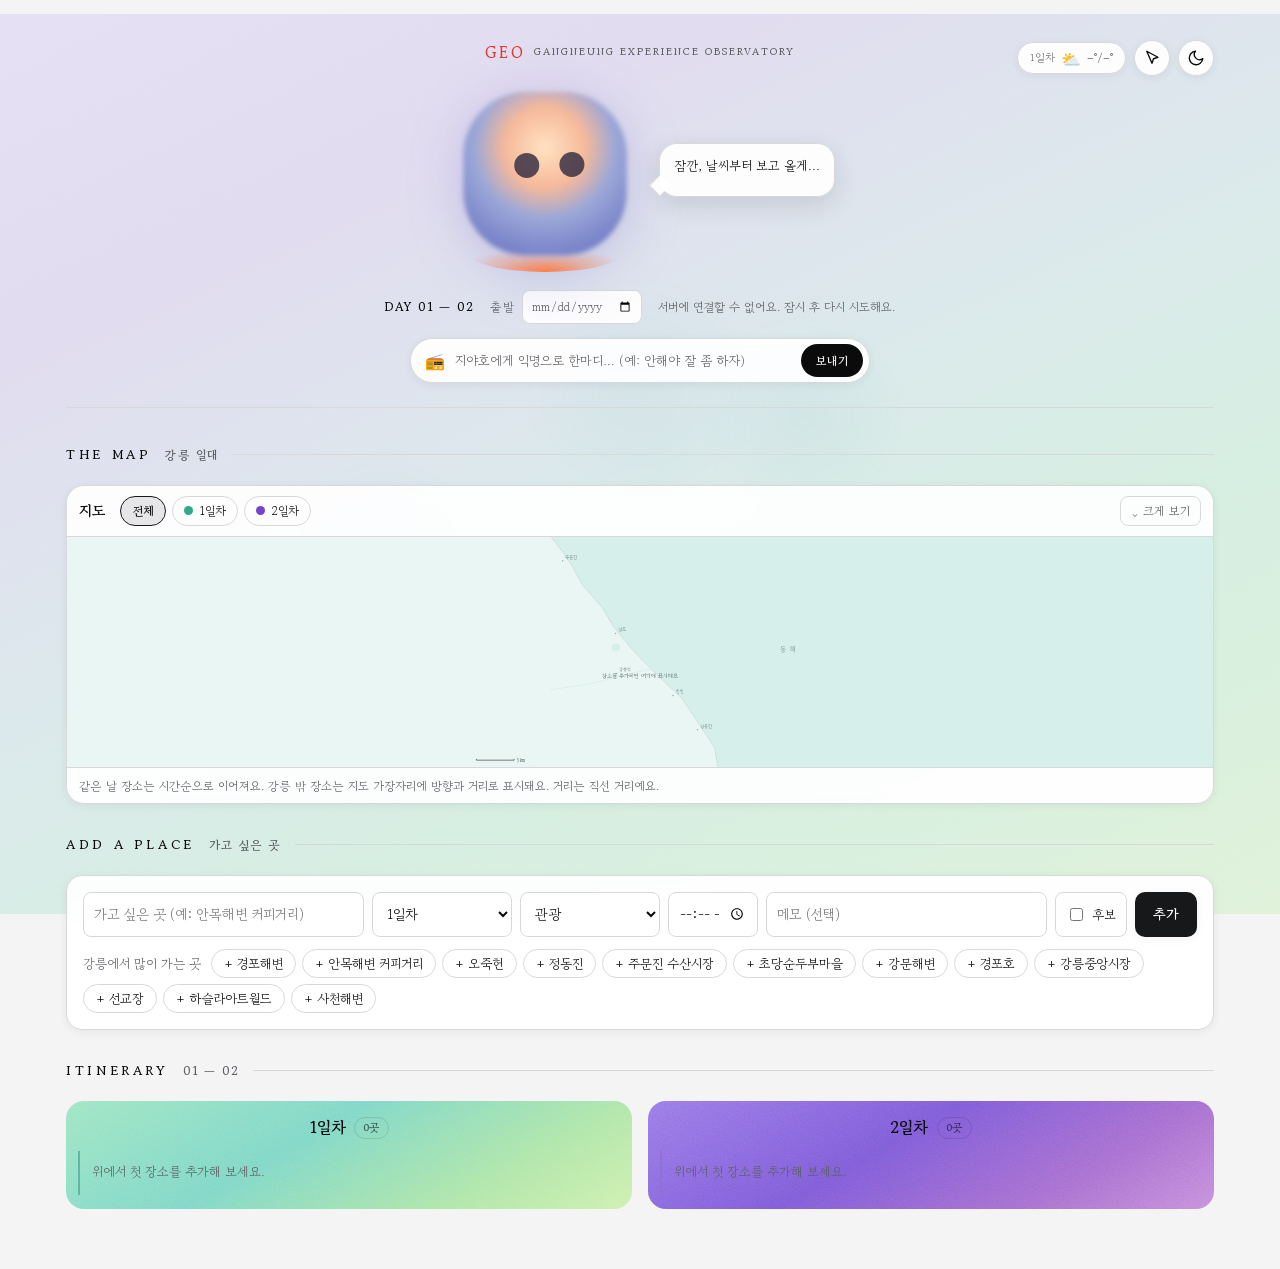
<file: gangneung/index.html>
<!doctype html>
<html lang="ko">
<head>
<meta charset="utf-8">
<meta name="viewport" content="width=device-width,initial-scale=1,maximum-scale=1,viewport-fit=cover">
<title>강릉 여행 계획</title>
<meta name="theme-color" content="#F7F9FB" media="(prefers-color-scheme:light)">
<meta name="theme-color" content="#141C22" media="(prefers-color-scheme:dark)">
<script>
/* 테마를 CSS 적용 전에 먼저 지정해 깜빡임 방지 */
(function(){try{var t=localStorage.getItem("gangneung-theme");if(t==="dark"||t==="light")document.documentElement.setAttribute("data-theme",t);}catch(e){}})();
</script>
<link rel="preconnect" href="https://fonts.googleapis.com">
<link rel="stylesheet" href="https://fonts.googleapis.com/css2?family=Gowun+Batang:wght@400;700&family=Nanum+Myeongjo:wght@400;700;800&display=swap">
<style>
html{-webkit-text-size-adjust:100%;scroll-behavior:smooth;scroll-snap-type:y proximity;scroll-padding-top:12px}
:root{color-scheme:light;padding-top:env(safe-area-inset-top,0px);padding-bottom:env(safe-area-inset-bottom,0px)}
body{margin:0}
/* 토스식 '휙휙' 스크롤 스냅: 주요 섹션이 스냅 지점 */
.board-label,.masthead{scroll-snap-align:start}
@media (prefers-reduced-motion:reduce){html{scroll-snap-type:none;scroll-behavior:auto}}
img{max-width:100%}
[hidden]{display:none!important}
/* Layout: 한 줄 헤더 + 장소 추가 바 + 일차별 세로 타임라인(넓은 화면에선 열로 나란히) */
/* ===== v3 · 버전1(흑백 수묵) 베이스 + 빨간 선 커서 · 민트는 배경 웨시로만 ===== */
:root{
  /* 라이트 — 흑백 수묵 */
  --bg:#F4F4F5; --surface:#FFFFFFEC; --ink:#0B0B0C; --muted:#5E6064; --line:#D8D8DB;
  --sea:#0B0B0C; --sea-soft:#E7E7E9; --pine:#2A2B2E; --pine-soft:#E7E7E9; --sun:#4A4C50; --sun-soft:#ECECEE;
  --danger:#E23B2E;
  --land:#ECECEE; --sea-fill:#DEDEE1; --road:#E8E8EA; --on-dot:#FFFFFF;
  /* 인터랙션 = 먹색(흑백). 선/테두리/뱃지에 민트 금지 */
  --accent:#17181A; --accent-weak:#E6E6E8;
  --red:#E23B2E;
  /* 민트는 오직 배경 웨시용 (blot1). 전경 색으로는 안 씀 */
  --mint-bg:38,166,154;
  /* 동선(일차) — 농담만 다른 먹 톤 */
  /* 동선: 1일차 민트 / 2일차 진보라 (리스트 배경과 맞춤) */
  --d0:#B6B7BA; --d1:#2FA98A; --d2:#7445C8;
  /* 레퍼런스 보라~민트 유동 그라데이션 (라이트: 파스텔) */
  --grad:linear-gradient(155deg,#E6E0F4 0%,#E2DCF0 22%,#DCE8EC 46%,#D6EFE2 70%,#E0F2DA 100%);
  --ink-rgb:20,21,23;
  --blot1:38,166,154;   /* 배경 민트 웨시 (아주 옅게) */
  --blot2:226,59,46;    /* 빨강 (클릭 포인트) */
  --map-bg:#EAF6F3; --map-land:#EAF6F3; --map-sea:#D6EFEA; --map-ink:#2A3B38; --map-line:#CDE7E1;
  --paper:#F4F4F5;
  --display:"Gowun Batang","Nanum Myeongjo","Apple SD Gothic Neo",serif;
  --body:"Gowun Batang","Nanum Myeongjo","Apple SD Gothic Neo","Malgun Gothic",serif;
  --shadow-sm:0 2px 10px rgba(20,21,23,.06);
  --shadow-md:0 8px 26px rgba(20,21,23,.12);
}
/* 다크 — 먹빛 밤 */
:root[data-theme="dark"]{
  --bg:#0E0F11; --surface:#1A1B1EEC; --ink:#ECECEE; --muted:#9A9CA1; --line:#2A2B2E;
  --sea:#ECECEE; --sea-soft:#242528; --pine:#C4C6CA; --pine-soft:#242528; --sun:#9A9CA1; --sun-soft:#202123;
  --danger:#FF5648;
  --land:#17181A; --sea-fill:#232427; --road:#1D1E20; --on-dot:#0E0F11;
  --accent:#ECECEE; --accent-weak:#26272A;
  --red:#FF5648;
  --mint-bg:45,212,191;
  --d0:#55575C; --d1:#4FD6B0; --d2:#A782FF;
  --grad:linear-gradient(155deg,#1A1026 0%,#2A1E3C 30%,#2E2A44 52%,#223A36 78%,#2C4A36 100%);
  --ink-rgb:236,236,238;
  --blot1:45,212,191;
  --blot2:255,86,72;
  --map-bg:#15302C; --map-land:#15302C; --map-sea:#0F2420; --map-ink:#CFEAE3; --map-line:#234B44;
  --paper:#140C1E;
  --shadow-sm:0 2px 12px rgba(0,0,0,.4);
  --shadow-md:0 10px 30px rgba(0,0,0,.55);
  color-scheme:dark;
}
@media (prefers-color-scheme:dark){:root:not([data-theme="light"]){
  --bg:#0E0F11; --surface:#1A1B1EEC; --ink:#ECECEE; --muted:#9A9CA1; --line:#2A2B2E;
  --sea:#ECECEE; --sea-soft:#242528; --pine:#C4C6CA; --pine-soft:#242528; --sun:#9A9CA1; --sun-soft:#202123;
  --danger:#FF5648;
  --land:#17181A; --sea-fill:#232427; --road:#1D1E20; --on-dot:#0E0F11;
  --accent:#ECECEE; --accent-weak:#26272A;
  --red:#FF5648;
  --mint-bg:45,212,191;
  --d0:#55575C; --d1:#4FD6B0; --d2:#A782FF;
  --grad:linear-gradient(155deg,#1A1026 0%,#2A1E3C 30%,#2E2A44 52%,#223A36 78%,#2C4A36 100%);
  --ink-rgb:236,236,238;
  --blot1:45,212,191;
  --blot2:255,86,72;
  --map-bg:#15302C; --map-land:#15302C; --map-sea:#0F2420; --map-ink:#CFEAE3; --map-line:#234B44;
  --paper:#140C1E;
  --shadow-sm:0 2px 12px rgba(0,0,0,.4);
  --shadow-md:0 10px 30px rgba(0,0,0,.55);
  color-scheme:dark;
}}
*{box-sizing:border-box}
body{background:var(--paper);background-image:var(--grad);background-attachment:fixed;color:var(--ink);font-family:var(--body);font-size:14px;line-height:1.62;-webkit-font-smoothing:antialiased;letter-spacing:0;position:relative;min-height:100vh;transition:background-color .4s ease,color .4s ease}
/* 먹 번짐 캔버스: 가운데에서 계속 번지고, 마우스/터치에 반응 */
#ink{position:fixed;inset:0;z-index:-1;width:100%;height:100%;pointer-events:none;opacity:.5}
/* 전체 배경 노이즈 질감 */
.grain{position:fixed;inset:0;z-index:-1;pointer-events:none;opacity:.07;mix-blend-mode:overlay;
  background-image:url("data:image/svg+xml,%3Csvg xmlns='http://www.w3.org/2000/svg' width='160' height='160'%3E%3Cfilter id='g'%3E%3CfeTurbulence type='fractalNoise' baseFrequency='0.85' numOctaves='2' stitchTiles='stitch'/%3E%3C/filter%3E%3Crect width='100%25' height='100%25' filter='url(%23g)'/%3E%3C/svg%3E")}
:root[data-theme="dark"] .grain{opacity:.1}
.wrap{max-width:1180px;margin:0 auto;padding-left:max(16px,env(safe-area-inset-left,0px));padding-right:max(16px,env(safe-area-inset-right,0px));padding-block:26px 60px;display:flex;flex-direction:column;gap:20px}
button,input,select,textarea{font:inherit;color:inherit}
button{cursor:pointer}
:focus-visible{outline:2px solid var(--accent);outline-offset:2px}

/* ===== 가운데 정렬 마스트헤드 + 키로 마스코트 ===== */
.masthead{position:relative;padding:18px 0 24px;margin-bottom:6px;border-bottom:1px solid var(--line);
  display:flex;flex-direction:column;align-items:center;text-align:center}
.eyebrow{display:inline-flex;align-items:center;gap:9px;margin:0 0 6px;justify-content:center;flex-wrap:wrap}
.eyebrow .geo{font-family:var(--display);font-weight:800;font-size:15px;line-height:1;color:var(--red);letter-spacing:.14em}
.eyebrow .geo-full{font-size:10px;letter-spacing:.2em;text-transform:uppercase;color:var(--muted);font-weight:700}
/* 키로 얼굴 — 둥근 사각형 + 점 두 눈 (심플/둥글둥글) */
.kiro{width:clamp(130px,22vw,200px);margin:6px auto 2px;cursor:pointer}
.kiro svg{display:block;width:100%;height:auto;overflow:visible;filter:drop-shadow(0 10px 26px rgba(120,110,200,.3))}
.k-face{stroke:none}
.k-eye{fill:rgba(40,36,60,.78)}
@media (prefers-reduced-motion:no-preference){
  .kiro svg{animation:kfloat 5s ease-in-out infinite}
}
@keyframes kfloat{0%,100%{transform:translateY(0)}50%{transform:translateY(-6px)}}
.dateline{display:flex;flex-wrap:wrap;align-items:center;justify-content:center;gap:9px 16px;margin-top:16px;font-size:12px;color:var(--muted)}
.dateline .dl-no{font-family:var(--display);font-weight:700;letter-spacing:.1em;color:var(--ink)}
.dateline label{display:inline-flex;align-items:center;gap:7px;letter-spacing:.08em}
.dateline input{background:var(--surface);border:1px solid var(--line);border-radius:8px;padding:5px 8px}
.status{font-size:12px;color:var(--muted)}
/* 익명 무전기 */
.radio{display:flex;align-items:center;gap:8px;margin-top:14px;width:min(100%,460px);
  background:var(--surface);border:1px solid var(--line);border-radius:999px;padding:5px 6px 5px 14px;box-shadow:var(--shadow-sm)}
.radio-ico{font-size:16px;line-height:1;flex:none}
.radio input{flex:1;min-width:0;background:none;border:0;outline:none;font-size:13px;color:var(--ink)}
.radio input::placeholder{color:var(--muted)}
.radio button{flex:none;background:var(--ink);color:var(--surface);border:0;border-radius:999px;padding:7px 15px;font-size:12px;font-weight:700;white-space:nowrap}
.radio button:disabled{opacity:.5}
@media (max-width:600px){.radio input{font-size:16px}}
/* 메타: 오른쪽 상단 */
.meta{position:absolute;top:14px;right:0;display:flex;align-items:center;gap:8px;z-index:5}
.weather{display:inline-flex;align-items:center;gap:10px;background:var(--surface);backdrop-filter:blur(8px);-webkit-backdrop-filter:blur(8px);border:1px solid var(--line);border-radius:999px;padding:5px 12px;font-size:12px;color:var(--ink);box-shadow:var(--shadow-sm);white-space:nowrap}
.weather .wx-now,.weather .wx-tmr{display:inline-flex;align-items:center;gap:6px}
.weather .wx-tmr{padding-left:10px;border-left:1px solid var(--line);color:var(--muted)}
.weather .wx-tl{font-size:11px;opacity:.85}
.weather .wx-emo{font-size:16px;line-height:1}
.weather .wx-temp{font-weight:700;font-variant-numeric:tabular-nums;font-size:13px}
.weather .wx-tt{font-variant-numeric:tabular-nums}
.weather .wx-desc{color:var(--muted)}
.weather.loading .wx-tmr{display:none}
.weather.loading{color:var(--muted)}

/* (구) 옷차림 토스트는 키로 말풍선으로 통합 → 숨김 */
.wx-pop{display:none!important}
.weather{position:relative}
.wx-pop{position:absolute;top:calc(100% + 11px);left:0;z-index:120;
  width:max-content;max-width:min(86vw,320px);display:flex;flex-direction:column;gap:10px;text-align:left;
  background:var(--surface);backdrop-filter:blur(12px);-webkit-backdrop-filter:blur(12px);
  border:1px solid var(--line);border-radius:16px;padding:14px 15px 11px;box-shadow:var(--shadow-md);
  animation:wxpop .4s cubic-bezier(.22,1,.36,1)}
.wx-pop[hidden]{display:none}
/* 말풍선 꼬리 — 날씨 이모지(칩 왼쪽) 위치를 가리킴 */
.wx-pop::before{content:"";position:absolute;top:-8px;left:16px;width:15px;height:15px;background:var(--surface);
  border-left:1px solid var(--line);border-top:1px solid var(--line);transform:rotate(45deg)}
.wx-pop-row{display:flex;gap:11px;align-items:flex-start}
.wx-pop-tmr{padding-top:9px;border-top:1px dashed var(--line)}
.wx-pop-emo{font-size:28px;line-height:1.05;flex:none}
.wx-pop-body strong{display:block;font-size:13px;color:var(--ink);margin-bottom:3px}
.wx-pop-body p{margin:0;font-size:12.5px;line-height:1.55;color:var(--muted);white-space:normal}
.wx-pop-src{font-size:10.5px;color:var(--muted);text-decoration:none;letter-spacing:.01em;opacity:.85}
.wx-pop-src:hover{color:var(--accent);text-decoration:underline}
.wx-pop-x{position:absolute;top:8px;right:10px;background:none;border:0;font-size:18px;line-height:1;color:var(--muted);padding:2px;z-index:1}
.wx-pop-x:hover{color:var(--ink)}
@keyframes wxpop{from{opacity:0;transform:translateY(-12px) scale(.96)}to{opacity:1;transform:none}}
@media (max-width:600px){.wx-pop{top:auto;bottom:calc(16px + env(safe-area-inset-bottom,0px));left:14px;right:14px;max-width:none}
  .wx-pop::before{display:none}}
.themebtn{display:inline-flex;align-items:center;justify-content:center;width:36px;height:36px;border-radius:999px;border:1px solid var(--line);background:var(--surface);backdrop-filter:blur(8px);-webkit-backdrop-filter:blur(8px);color:var(--ink);box-shadow:var(--shadow-sm);transition:border-color .2s,transform .2s;flex:none}
.themebtn:hover{border-color:var(--accent);transform:translateY(-1px)}
.themebtn svg{width:18px;height:18px}
.themebtn .ic-sun{display:none}
.themebtn .ic-moon{display:block}
:root[data-theme="dark"] .themebtn .ic-sun{display:block}
:root[data-theme="dark"] .themebtn .ic-moon{display:none}
@media (prefers-color-scheme:dark){:root:not([data-theme="light"]) .themebtn .ic-sun{display:block}:root:not([data-theme="light"]) .themebtn .ic-moon{display:none}}

/* 커서 꾸미기 피커 */
.curpick-wrap{position:relative;display:inline-flex}
.curpick{position:absolute;top:calc(100% + 8px);right:0;z-index:130;display:flex;flex-direction:column;gap:8px;
  background:var(--surface);backdrop-filter:blur(10px);-webkit-backdrop-filter:blur(10px);
  border:1px solid var(--line);border-radius:14px;padding:10px;box-shadow:var(--shadow-md);min-width:148px;
  animation:wxpop .25s cubic-bezier(.22,1,.36,1)}
.curpick[hidden]{display:none}
.curpick{min-width:176px}
.curpick .cp-row{display:flex;gap:6px}
.cp-shapes{display:grid;grid-template-columns:repeat(5,1fr);gap:5px}
.cp-shapes button{height:32px;border:1px solid var(--line);border-radius:8px;background:none;color:var(--ink);font-size:16px;line-height:1;padding:0;transition:border-color .15s,background .15s}
.cp-shapes button[aria-pressed="true"]{border-color:var(--ink);background:var(--accent-weak)}
.cp-colors{flex-wrap:wrap}
.cp-colors button{width:24px;height:24px;border-radius:50%;border:2px solid transparent;padding:0;cursor:pointer}
.cp-colors button[aria-pressed="true"]{border-color:var(--ink);box-shadow:0 0 0 2px var(--surface) inset}

.add{background:var(--surface);backdrop-filter:blur(8px);-webkit-backdrop-filter:blur(8px);border:1px solid var(--line);border-radius:16px;padding:16px;display:flex;flex-direction:column;gap:12px;box-shadow:var(--shadow-sm)}
.add form{display:grid;grid-template-columns:2fr 1fr 1fr 90px 2fr auto auto;gap:8px}
.fcand{display:flex;align-items:center;gap:6px;font-size:13px;white-space:nowrap;border:1px solid var(--line);border-radius:8px;padding:0 10px;cursor:pointer;transition:border-color .15s,color .15s}
.fcand:has(input:checked){border-color:var(--accent);color:var(--accent)}
.add input,.add select{background:var(--surface);border:1px solid var(--line);border-radius:8px;padding:9px 10px;min-width:0;transition:border-color .15s}
.add input:focus,.add select:focus{border-color:var(--accent);outline:none}
.btn{background:var(--accent);color:#fff;border:0;border-radius:10px;padding:9px 18px;font-weight:600;white-space:nowrap;transition:filter .2s,box-shadow .2s;box-shadow:var(--shadow-sm)}
.btn:hover:not(:disabled){filter:brightness(1.06);box-shadow:var(--shadow-md)}
.btn:disabled{opacity:.4;cursor:default;box-shadow:none}
.ghost{background:none;border:1px solid var(--line);border-radius:10px;padding:5px 11px;font-size:13px;color:var(--ink);transition:border-color .2s,color .2s,background .2s}
.ghost:hover{border-color:var(--accent);color:var(--accent);background:var(--accent-weak)}
.ideas{display:flex;flex-wrap:wrap;gap:6px;align-items:center;font-size:13px}
.ideas span.lbl{color:var(--muted);margin-right:4px}
.chip{border:1px solid var(--line);background:none;border-radius:999px;padding:3px 12px;font-size:13px;color:var(--ink);transition:border-color .15s,color .15s,background .15s}
.chip:hover{border-color:var(--accent);color:var(--accent);background:var(--accent-weak);transform:translateY(-1px)}
@media (max-width:820px){.add form{grid-template-columns:1fr 1fr}.add form .name,.add form .memo{grid-column:1/-1}.add form .btn{grid-column:1/-1}.fcand{padding-block:8px}}

/* 에디토리얼 섹션 라벨 */
.board-label{display:flex;align-items:baseline;gap:14px;margin:10px 0 0;color:var(--muted)}
.board-label span{font-family:var(--display);font-weight:800;font-size:13px;letter-spacing:.28em;color:var(--ink);text-transform:uppercase}
.board-label::after{content:"";height:1px;background:var(--line);flex:1;align-self:center}
.board-label em{font-style:normal;font-family:var(--display);font-weight:700;font-size:12px;letter-spacing:.1em;color:var(--muted)}
.board{display:grid;grid-template-columns:1fr 1fr;gap:16px;align-items:start}
.day{display:flex;flex-direction:column;gap:8px;min-width:0;border-radius:18px;padding:14px 12px;position:relative;overflow:hidden}
/* 1일차 민트코어 / 2일차 진한 보라코어 배경 그라데이션 + 노이즈 질감 */
.day[data-day="1"]{background:linear-gradient(150deg,#9FE6C4 0%,#7FD7C7 40%,#AFE6A8 75%,#CFF0B0 100%)}
.day[data-day="2"]{background:linear-gradient(150deg,#9A7BE8 0%,#7E5CD8 42%,#A86FD0 75%,#C78FDC 100%)}
:root[data-theme="dark"] .day[data-day="1"]{background:linear-gradient(150deg,#114A3A 0%,#155A44 45%,#1E5A3A 100%)}
:root[data-theme="dark"] .day[data-day="2"]{background:linear-gradient(150deg,#2A1860 0%,#381F7A 45%,#4A2A86 100%)}
/* 노이즈 질감 오버레이 (리스트 카드 영역) */
.day::after{content:"";position:absolute;inset:0;pointer-events:none;opacity:.5;mix-blend-mode:overlay;
  background-image:url("data:image/svg+xml,%3Csvg xmlns='http://www.w3.org/2000/svg' width='120' height='120'%3E%3Cfilter id='n'%3E%3CfeTurbulence type='fractalNoise' baseFrequency='0.9' numOctaves='2' stitchTiles='stitch'/%3E%3C/filter%3E%3Crect width='100%25' height='100%25' filter='url(%23n)' opacity='0.5'/%3E%3C/svg%3E")}
.day h2{font-family:var(--display);font-weight:800;font-size:16px;margin:0 0 2px;display:flex;align-items:center;justify-content:center;gap:8px;letter-spacing:.01em;text-align:center;position:relative;z-index:1}
.day h2 .date{font-family:var(--body);font-size:12px;color:var(--ink);opacity:.72;font-weight:600;letter-spacing:.02em}
.day h2 .n{font-family:var(--body);font-size:11px;color:var(--ink);opacity:.6;font-variant-numeric:tabular-nums;font-weight:600;border:1px solid color-mix(in srgb,var(--ink) 20%,transparent);border-radius:999px;padding:1px 8px}
.day.undecided h2{color:var(--muted)}
.list{display:flex;flex-direction:column;gap:6px;border-left:2px solid var(--line);padding-left:12px;min-height:44px;position:relative;z-index:1}
.empty{font-size:13px;color:var(--muted);padding:10px 0}
/* 지금 시각 마커: 왼쪽 라인 위에서 움직이는 볼드 점 */
.now-dot{position:absolute;left:-7px;width:12px;height:12px;border-radius:50%;background:var(--ink);
  border:2px solid var(--surface);box-shadow:0 0 0 3px color-mix(in srgb,var(--ink) 22%,transparent);
  transition:top .6s ease;z-index:3}
.now-dot::after{content:"NOW";position:absolute;left:16px;top:50%;transform:translateY(-50%);
  font-family:var(--display);font-weight:800;font-size:9px;letter-spacing:.14em;color:var(--ink);
  background:var(--surface);border-radius:6px;padding:1px 5px;white-space:nowrap;box-shadow:var(--shadow-sm)}

.card{background:var(--surface);backdrop-filter:blur(6px);-webkit-backdrop-filter:blur(6px);border:1px solid var(--line);border-radius:14px;min-width:0;transition:border-color .2s,box-shadow .2s,transform .2s;position:relative;z-index:1}
.card:hover{box-shadow:var(--shadow-md);transform:translateY(-1px);border-color:color-mix(in srgb,var(--ink) 28%,var(--line))}
.card.open{border-color:var(--ink);box-shadow:var(--shadow-md)}
/* 1일차 연두 / 2일차 보라 타임라인 선 */
.day[data-day="1"] .list{border-left-color:color-mix(in srgb,var(--d1) 70%,var(--line))}
.day[data-day="2"] .list{border-left-color:color-mix(in srgb,var(--d2) 70%,var(--line))}
.day[data-day="1"] .now-dot{background:var(--d1)}
.day[data-day="2"] .now-dot{background:var(--d2)}
.row{display:flex;align-items:flex-start;gap:8px;padding:7px 10px;width:100%;background:none;border:0;text-align:left}
.time{font-variant-numeric:tabular-nums;font-size:12px;color:var(--muted);width:38px;flex:none;padding-top:2px}
.main{flex:1;min-width:0}
.pname{font-weight:600;overflow-wrap:anywhere}
.pmemo{font-size:12px;color:var(--muted);white-space:nowrap;overflow:hidden;text-overflow:ellipsis;line-height:1.4}
.card.open .pmemo{white-space:normal;overflow-wrap:anywhere}
.cat{flex:none;font-size:11px;font-weight:600;border-radius:6px;padding:2px 7px;margin-top:2px}
.c-관광{background:var(--sea-soft);color:var(--sea)}
.c-맛집{background:var(--sun-soft);color:var(--sun)}
.c-카페{background:var(--sun-soft);color:var(--sun)}
.c-숙소{background:var(--land);color:var(--ink)}
.c-기타{background:var(--land);color:var(--muted)}
.cand-b{font-size:11px;font-weight:600;color:var(--muted);border:1px solid var(--line);border-radius:6px;padding:0 5px;margin-left:6px;vertical-align:1px}
.card.cand .pname{color:var(--muted)}
.candrow{display:flex;align-items:center;gap:6px;font-size:13px;color:var(--muted)}
.approx{font-size:12px;color:var(--ink);background:var(--accent-weak);border-radius:8px;padding:6px 8px}
.locbtns{display:inline-flex;align-items:center;gap:6px}
.linkish{background:none;border:0;padding:4px 2px;font-size:12px;color:var(--accent);text-decoration:underline}
.has-info{width:6px;height:6px;border-radius:50%;background:var(--accent);display:inline-block;margin-left:6px;vertical-align:middle}

.detail{border-top:1px solid var(--line);padding:12px;display:flex;flex-direction:column;gap:10px;font-size:13px}
.fields{display:grid;grid-template-columns:1fr 100px;gap:8px}
.fields select,.fields input,.detail textarea{background:var(--surface);border:1px solid var(--line);border-radius:8px;padding:6px 8px;min-width:0;width:100%;transition:border-color .15s}
.fields select:focus,.fields input:focus,.detail textarea:focus{border-color:var(--accent);outline:none}
.detail textarea{resize:vertical;min-height:54px}
.links{display:flex;flex-wrap:wrap;gap:6px}
.links a{color:var(--accent);text-decoration:none;border:1px solid var(--line);border-radius:8px;padding:4px 9px;font-size:12px;transition:border-color .15s,background .15s}
.links a:hover{border-color:var(--accent);background:var(--accent-weak)}
.info{background:var(--land);border-radius:8px;padding:10px 12px;display:flex;flex-direction:column;gap:6px}
.info dl{margin:0;display:grid;grid-template-columns:auto 1fr;gap:4px 10px}
.info dt{color:var(--muted);font-size:12px;white-space:nowrap}
.info dd{margin:0;overflow-wrap:anywhere}
.info .sum{margin:0}
.info .note{font-size:11px;color:var(--muted)}
.actions{display:flex;flex-wrap:wrap;gap:6px;align-items:center;justify-content:space-between}
.danger{color:var(--danger);border-color:var(--line)}
.by{font-size:11px;color:var(--muted)}
.toast{position:fixed;left:50%;transform:translateX(-50%);bottom:calc(20px + env(safe-area-inset-bottom,0px));background:var(--ink);color:var(--surface);padding:10px 16px;border-radius:10px;font-size:13px;max-width:calc(100% - 32px);box-shadow:0 4px 12px rgba(17,31,40,.16)}

.mapbox{background:var(--surface);backdrop-filter:blur(8px);-webkit-backdrop-filter:blur(8px);border:1px solid var(--line);border-radius:18px;overflow:hidden;display:flex;flex-direction:column;box-shadow:var(--shadow-sm)}
.maphead{display:flex;flex-wrap:wrap;gap:6px;align-items:center;padding:10px 12px;border-bottom:1px solid var(--line)}
.maphead h2{font-family:var(--display);font-weight:700;font-size:15px;margin:0 8px 0 0;letter-spacing:-0.01em}
/* 지도 접기/펴기 토글 */
.map-toggle{margin-left:auto;display:inline-flex;align-items:center;gap:5px;background:none;border:1px solid var(--line);border-radius:8px;padding:4px 10px;font-size:12px;color:var(--muted);transition:border-color .2s,color .2s}
.map-toggle:hover{border-color:var(--accent);color:var(--ink)}
.map-toggle .arr{display:inline-block;transition:transform .3s ease;font-size:14px;line-height:1}
/* 기본(배너) → '크게 보기' / 펼침 → '작게' */
.mapbox.expanded .map-toggle .arr{transform:rotate(180deg)}
.mapbox:not(.expanded) .map-toggle .lbl::after{content:"크게 보기"}
.mapbox.expanded .map-toggle .lbl::after{content:"작게"}
.dchip{border:1px solid var(--line);background:none;border-radius:999px;padding:4px 11px;font-size:12px;display:inline-flex;gap:6px;align-items:center;color:var(--ink);font-variant-numeric:tabular-nums;transition:border-color .15s,background .15s}
.dchip:hover{border-color:var(--accent)}
.dchip[aria-pressed="true"]{border-color:var(--accent);background:var(--accent-weak);color:var(--accent);font-weight:600}
.dchip .km{color:var(--muted);font-weight:400}
.dot{width:9px;height:9px;border-radius:50%;flex:none}
/* 지도 컨테이너에 높이를 줘서 배너↔크게 전환 (SVG가 높이에 맞춰 채움) */
.mapwrap{position:relative;background:var(--map-bg);overflow:hidden;touch-action:none;height:230px;transition:height .4s ease}
.mapbox.expanded .mapwrap{height:62vh}
#map,#map svg{display:block;width:100%;height:100%;transform-origin:0 0;will-change:transform}
#map.zoomed svg{cursor:grab}
#map .mk{cursor:pointer}
#map.picking svg{cursor:crosshair;outline:2px solid var(--accent);outline-offset:-2px}
/* 모바일 줌 힌트/컨트롤 */
.mapzoom{position:absolute;right:10px;bottom:10px;display:none;gap:6px;z-index:6}
.mapzoom button{width:34px;height:34px;border-radius:10px;border:1px solid var(--line);background:var(--surface);color:var(--ink);font-size:18px;line-height:1;box-shadow:var(--shadow-sm);display:flex;align-items:center;justify-content:center}
@media (hover:none) and (pointer:coarse){.mapzoom{display:flex}}
.mapnote button{margin-left:6px}
#map .mk:focus-visible circle{stroke:var(--accent);stroke-width:3}
#map .pl{font-size:11px;font-weight:600;fill:var(--map-ink);paint-order:stroke;stroke:var(--map-bg);stroke-width:3px;stroke-linejoin:round;letter-spacing:-0.01em}
#map .ref{font-size:10px;fill:var(--map-ink);opacity:.5}
#map .sea-l{font-family:var(--display);font-weight:700;font-size:16px;fill:var(--map-ink);opacity:.35;letter-spacing:.3em}
.mapnote{font-size:12px;color:var(--muted);padding:8px 12px;border-top:1px solid var(--line)}
@media (max-width:600px){
  html{font-size:94%}
  body{font-size:14px;line-height:1.55}
  .wrap{padding-block:12px 44px;gap:14px}
  /* 모바일 마스트헤드: 가운데 정렬 유지, 메타는 흐름에 */
  .masthead{padding:8px 0 18px}
  .meta{position:static;justify-content:center;margin-bottom:12px}
  .kiro{width:clamp(130px,44vw,190px)}
  .dateline{margin-top:12px;font-size:12px}
  .add{padding:12px;gap:9px;border-radius:14px}
  .add form{grid-template-columns:1fr 1fr 84px auto;gap:6px}
  .add form .name{grid-column:1/-1}
  #fDay{order:1}#fCat{order:2}#fTime{order:3}.fcand{order:4}.add form .memo{order:5}.add form .btn{order:6}
  .add form .memo{grid-column:1/4}
  .add form .btn{grid-column:4/5;padding-inline:14px}
  .add input,.add select{padding:8px 9px;font-size:16px}  /* iOS 자동확대 방지(16px) */
  .dateline input,.trip input{font-size:16px}
  .fcand{padding:0 9px;font-size:13px}
  .ideas{flex-wrap:nowrap;overflow-x:auto;padding-bottom:2px;scrollbar-width:none;-webkit-overflow-scrolling:touch}
  .ideas::-webkit-scrollbar{display:none}
  .ideas .chip{flex:none}
  .ideas span.lbl{flex:none}
  .board{gap:10px}              /* 모바일에서도 2단 유지 */
  .day{gap:6px}
  .day h2{font-size:14px;flex-wrap:wrap;gap:4px}
  .day h2 .date{font-size:11px}
  .day h2 .n{font-size:11px}
  .list{padding-left:8px;gap:5px}
  .row{padding:7px 9px;gap:6px;flex-wrap:wrap}
  .time{width:100%;font-size:11px;padding-top:0}
  .pname{font-size:13px;line-height:1.35}
  .pmemo{font-size:11px}
  .cat{font-size:10px;padding:1px 6px}
  .card .row .cat{margin-left:auto}
  .detail{padding:11px;gap:9px}
  .mapbox{border-radius:16px}
  .maphead h2{font-size:14px}
  /* 모바일 지도: 배너 높이 + 펼치면 크게, 라벨 글자 크게 */
  .mapwrap{height:240px}
  .mapbox.expanded .mapwrap{height:76vh}
  #map .pl{font-size:17px;stroke-width:5px}
  #map .ref{font-size:14px}
  #map .sea-l{font-size:22px}
}
@media (max-width:380px){
  html{font-size:90%}
  .weather .wx-desc{display:none}
  .add form{grid-template-columns:1fr 84px auto}
  #fCat{grid-column:1/2}#fTime{grid-column:2/3}.fcand{grid-column:3/4;justify-content:center}
  .add form .memo{grid-column:1/3}
  .add form .btn{grid-column:3/4}
}

/* ---- 커스텀 커서: 선/점 + 이모지(고양이·강아지·하트·꽃·악마·천사…) ---- */
#line-cursor{position:fixed;inset:0;z-index:9999;pointer-events:none;width:100%;height:100%}
#line-cursor #lcLine{fill:none;stroke:var(--cur,var(--red));stroke-width:2;stroke-linejoin:miter;stroke-linecap:round;vector-effect:non-scaling-stroke}
#lcHead{fill:var(--cur,var(--red))}
/* 이모지 트레일: 점들이 졸졸졸 지연 추적 */
#emo-cursor{position:fixed;inset:0;z-index:9999;pointer-events:none}
#emo-cursor .ec{position:absolute;top:0;left:0;will-change:transform;opacity:0;line-height:1;transform:translate(-50%,-50%)}
#emo-cursor .ec.dot{border-radius:50%;background:var(--cur,var(--red))}
@media (hover:hover) and (pointer:fine){ body.has-cursor{cursor:none} }

/* 키로 + 말풍선 한 줄 배치 (말풍선이 키로 옆에 둥둥) */
.kiro-row{display:flex;align-items:center;justify-content:center;gap:14px;flex-wrap:wrap}
.kiro-bubble{position:relative;max-width:230px;text-align:left;
  background:var(--surface);backdrop-filter:blur(10px);-webkit-backdrop-filter:blur(10px);
  border:1px solid var(--line);border-radius:18px;padding:12px 14px;box-shadow:var(--shadow-md);
  animation:kbubble 3.4s ease-in-out infinite}
.kiro-bubble[hidden]{display:none}
.kiro-bubble::before{content:"";position:absolute;left:-8px;top:34px;width:14px;height:14px;background:var(--surface);
  border-left:1px solid var(--line);border-bottom:1px solid var(--line);transform:rotate(45deg)}
.kiro-bubble p{margin:0 0 8px;font-size:13px;line-height:1.55;color:var(--ink)}
.kiro-bubble b{font-weight:800}
.kiro-bubble button{background:var(--ink);color:var(--surface);border:0;border-radius:999px;padding:6px 14px;font-size:12px;font-weight:700;white-space:nowrap}
@keyframes kbubble{0%,100%{transform:translateY(0)}50%{transform:translateY(-5px)}}
@media (max-width:600px){.kiro-row{flex-direction:column;gap:8px}.kiro-bubble{max-width:min(86vw,300px)}
  .kiro-bubble::before{left:50%;top:-8px;margin-left:-7px;border-left:1px solid var(--line);border-top:1px solid var(--line);border-bottom:none;transform:rotate(45deg)}}
@media (prefers-reduced-motion:reduce){.kiro-bubble{animation:none}}
</style>
</head>
<body>

<canvas id="ink" aria-hidden="true"></canvas>
<div class="grain" aria-hidden="true"></div>

<svg id="line-cursor" aria-hidden="true"><polyline id="lcLine" points=""></polyline><circle id="lcHead" r="3.5" cx="-10" cy="-10"></circle></svg>
<div id="emo-cursor" aria-hidden="true"></div>


<div class="wrap">
  <header class="masthead">
    <!-- 오른쪽 상단에 흩뿌린 메타 (날씨 · 테마) -->
    <div class="meta">
      <span class="weather loading" id="weather" title="여행 날짜 강릉 날씨">
        <span class="wx-now">
          <span class="wx-tl">1일차</span>
          <span class="wx-emo" id="wxEmo">⛅</span>
          <span class="wx-tt" id="wxTemp">–°/–°</span>
        </span>
        <span class="wx-tmr" id="wxTmr">
          <span class="wx-tl">2일차</span>
          <span class="wx-emo" id="wxTmEmo">⛅</span>
          <span class="wx-tt" id="wxTmTemp">–°/–°</span>
        </span>
        <!-- 옷차림 말풍선: 날씨 칩 기준으로 아래에 뜨고 꼬리가 이모지를 가리킴 -->
        <div class="wx-pop" id="wxPop" role="status" hidden>
          <button class="wx-pop-x" id="wxPopX" type="button" aria-label="닫기">×</button>
          <div class="wx-pop-row">
            <div class="wx-pop-emo" id="wxPopEmo">🧥</div>
            <div class="wx-pop-body">
              <strong id="wxPopTitle">1일차 옷차림</strong>
              <p id="wxPopText">여행 날짜 날씨를 불러오면 추천해 드려요.</p>
            </div>
          </div>
          <div class="wx-pop-row wx-pop-tmr" id="wxPopTmrRow">
            <div class="wx-pop-emo" id="wxPopTmEmo">🧥</div>
            <div class="wx-pop-body">
              <strong id="wxPopTmTitle">2일차 옷차림</strong>
              <p id="wxPopTmText">—</p>
            </div>
          </div>
          <a class="wx-pop-src" id="wxPopSrc" href="https://search.naver.com/search.naver?query=강릉+날씨" target="_blank" rel="noopener">출처 · 기상청·Open-Meteo 기준 · 네이버 날씨</a>
        </div>
      </span>
      <div class="curpick-wrap">
        <button class="themebtn" id="curBtn" type="button" aria-label="커서 모양 바꾸기" title="내 커서 꾸미기">
          <svg viewBox="0 0 24 24" fill="none" stroke="currentColor" stroke-width="1.8" stroke-linecap="round" stroke-linejoin="round" aria-hidden="true"><path d="M5 3l15 8-6 2-2 6z"/></svg>
        </button>
        <div class="curpick" id="curPick" hidden>
          <div class="cp-row cp-shapes">
            <button type="button" data-shape="dot" title="점">●</button>
            <button type="button" data-shape="line" title="선">／</button>
            <button type="button" data-shape="heart" title="하트">♥</button>
          </div>
          <div class="cp-row cp-colors" id="cpColors"></div>
        </div>
      </div>
      <button class="themebtn" id="themeBtn" type="button" aria-label="화면 테마 전환" title="다크/화이트 모드">
        <svg class="ic-moon" viewBox="0 0 24 24" fill="none" stroke="currentColor" stroke-width="1.8" stroke-linecap="round" stroke-linejoin="round" aria-hidden="true"><path d="M21 12.8A9 9 0 1 1 11.2 3a7 7 0 0 0 9.8 9.8z"/></svg>
        <svg class="ic-sun" viewBox="0 0 24 24" fill="none" stroke="currentColor" stroke-width="1.8" stroke-linecap="round" stroke-linejoin="round" aria-hidden="true"><circle cx="12" cy="12" r="4"/><path d="M12 2v2M12 20v2M4.9 4.9l1.4 1.4M17.7 17.7l1.4 1.4M2 12h2M20 12h2M4.9 19.1l1.4-1.4M17.7 6.3l1.4-1.4"/></svg>
      </button>
    </div>

    <!-- 가운데 정렬: 작은 GEO 라벨 → 둥근 키로 얼굴 -->
    <p class="eyebrow"><span class="geo">GEO</span><span class="geo-full">Gangneung Experience Observatory</span></p>

    <div class="kiro-row">
    <div class="kiro" id="kiro" aria-label="지야호 마스코트">
      <svg viewBox="0 0 240 240" role="img" aria-hidden="true">
        <defs>
          <!-- 몽환 발광 그라데이션: 위 살구빛 → 가운데 블루/퍼플 → 아래 오렌지 -->
          <radialGradient id="kGlow" cx="50%" cy="34%" r="72%">
            <stop offset="0%" stop-color="#FFE2C2"/>
            <stop offset="34%" stop-color="#F6B99A"/>
            <stop offset="60%" stop-color="#9BA7D8"/>
            <stop offset="100%" stop-color="#6E79C4"/>
          </radialGradient>
          <radialGradient id="kFoot" cx="50%" cy="100%" r="55%">
            <stop offset="0%" stop-color="#FF7A3C" stop-opacity="0.95"/>
            <stop offset="55%" stop-color="#FF7A3C" stop-opacity="0.35"/>
            <stop offset="100%" stop-color="#FF7A3C" stop-opacity="0"/>
          </radialGradient>
          <filter id="kSoft" x="-30%" y="-30%" width="160%" height="160%"><feGaussianBlur stdDeviation="3"/></filter>
        </defs>
        <!-- 바닥 오렌지 발광 -->
        <ellipse cx="120" cy="214" rx="96" ry="26" fill="url(#kFoot)"/>
        <!-- 몸통/얼굴 (둥근 사각형, 그라데이션 + 소프트) -->
        <rect class="k-face" x="22" y="24" width="196" height="196" rx="76" ry="76" fill="url(#kGlow)" filter="url(#kSoft)"/>
        <!-- 점 두 개 눈 -->
        <circle class="k-eye" id="kpL" cx="92" cy="120" r="15"/>
        <circle class="k-eye" id="kpR" cx="148" cy="120" r="15"/>
      </svg>
    </div>
    <!-- 키로 말풍선 (키로 옆에 둥둥) -->
    <div class="kiro-bubble" id="curQuest" hidden>
      <p id="curQuestText"></p>
      <button type="button" id="curQuestBtn">바꾸기</button>
    </div>
    </div>
    <div class="dateline">
      <span class="dl-no">DAY 01 — 02</span>
      <label for="start">출발 <input type="date" id="start"></label>
      <span class="status" id="status">불러오는 중…</span>
    </div>
    <!-- 익명 무전기: 지야호에게 익명 메시지 -->
    <form class="radio" id="radioForm" autocomplete="off">
      <span class="radio-ico" aria-hidden="true">📻</span>
      <input id="radioInput" maxlength="60" placeholder="지야호에게 익명으로 한마디… (예: 안해야 잘 좀 하자)">
      <button type="submit" id="radioBtn">보내기</button>
    </form>
  </header>

  <p class="board-label"><span>THE MAP</span><em>강릉 일대</em></p>
  <section class="mapbox" aria-label="지도">
    <div class="maphead" id="mapHead"><h2>지도</h2></div>
    <div class="mapwrap">
      <div id="map"></div>
      <div class="mapzoom" aria-hidden="true">
        <button type="button" id="mzOut" aria-label="축소">−</button>
        <button type="button" id="mzIn" aria-label="확대">+</button>
      </div>
    </div>
    <div class="mapnote" id="mapNote">추가한 장소가 일차별 색으로 표시되고, 같은 날 장소는 시간순으로 이어져요. 거리는 직선 거리예요. 모바일에선 두 손가락으로 확대·축소돼요.</div>
  </section>

  <p class="board-label"><span>ADD A PLACE</span><em>가고 싶은 곳</em></p>
  <section class="add" aria-label="장소 추가">
    <form id="addForm" autocomplete="off">
      <input class="name" id="fName" placeholder="가고 싶은 곳 (예: 안목해변 커피거리)" required maxlength="60">
      <select id="fDay" aria-label="일차"></select>
      <select id="fCat" aria-label="종류">
        <option>관광</option><option>맛집</option><option>카페</option><option>숙소</option><option>기타</option>
      </select>
      <input id="fTime" type="time" aria-label="시간">
      <input class="memo" id="fMemo" placeholder="메모 (선택)" maxlength="200">
      <label class="fcand" for="fCand"><input type="checkbox" id="fCand"> 후보</label>
      <button class="btn" id="addBtn">추가</button>
    </form>
    <div class="ideas" id="ideas"><span class="lbl">강릉에서 많이 가는 곳</span></div>
  </section>

  <p class="board-label"><span>ITINERARY</span><em>01 — 02</em></p>
  <main class="board" id="board"></main>

</div>
<div class="toast" id="toast" hidden></div>

<script src="config.js"></script>
<script>
/* ====== 먹 번짐 배경 캔버스 (계속 번지고, 마우스/터치에 반응) ====== */
const INK=(function(){
  const cv=document.getElementById("ink");if(!cv)return null;
  const ctx=cv.getContext("2d");
  const reduce=matchMedia("(prefers-reduced-motion:reduce)").matches;
  let W=0,H=0,dpr=1,blobs=[],t=0,raf=null;
  function cssVar(n,fb){return (getComputedStyle(document.documentElement).getPropertyValue(n).trim()||fb)}
  function blotColor(which,a){ // which: 0=민트,1=보라
    const v=which? cssVar("--blot2","124,92,252") : cssVar("--blot1","20,184,166");
    return `rgba(${v},${a})`;
  }
  function resize(){
    dpr=Math.min(devicePixelRatio||1,2);
    W=cv.clientWidth;H=cv.clientHeight;
    cv.width=W*dpr;cv.height=H*dpr;ctx.setTransform(dpr,0,0,dpr,0,0);
  }
  // 하나의 색 번짐: 중심에서 퍼지며 옅어짐 (c=0 민트 / 1 빨강)
  function spawn(x,y,r,life,c){blobs.push({x,y,r0:r*0.2,r,age:0,life:life||1,c:c==null?0:c})}
  function splash(x,y,power,c){ // 클릭/터치 시 확 번짐
    const n=5+Math.floor(power*4);const col=c==null?0:c;
    for(let i=0;i<n;i++){const a=Math.random()*6.283,d=Math.random()*40*power;
      spawn(x+Math.cos(a)*d,y+Math.sin(a)*d,(24+Math.random()*54)*power,0.9+Math.random()*0.5,col)}
  }
  function frame(dt){
    t+=dt;
    ctx.clearRect(0,0,W,H);
    ctx.globalCompositeOperation="source-over";
    // 배경: 민트가 넓고 느리게 은은히 피어오름 (배경 웨시로만)
    if(!reduce&&Math.random()<0.016){const cx=W/2+(Math.random()-0.5)*W*0.55,cy=H*0.5+(Math.random()-0.5)*H*0.55;spawn(cx,cy,110+Math.random()*140,2.2+Math.random(),0)}
    for(let i=blobs.length-1;i>=0;i--){
      const b=blobs[i];b.age+=dt/ (reduce?1600:3600) / b.life;
      if(b.age>=1){blobs.splice(i,1);continue}
      const e=b.age, r=b.r0+(b.r-b.r0)*(1-Math.pow(1-e,2));
      // 민트(c=0) 배경 웨시는 옅게, 빨강(c=1, 클릭)만 선명하게
      const alpha=(1-e)*(b.c? 0.16 : 0.11);
      const g=ctx.createRadialGradient(b.x,b.y,0,b.x,b.y,r);
      g.addColorStop(0,blotColor(b.c,alpha));
      g.addColorStop(0.55,blotColor(b.c,alpha*0.45));
      g.addColorStop(1,blotColor(b.c,0));
      ctx.fillStyle=g;ctx.beginPath();ctx.arc(b.x,b.y,r,0,6.283);ctx.fill();
    }
    if(blobs.length>150)blobs.splice(0,blobs.length-150);
  }
  let last=performance.now();
  function loop(now){const dt=Math.min(now-last,60);last=now;frame(dt);raf=requestAnimationFrame(loop)}
  addEventListener("resize",resize,{passive:true});
  resize();
  // 처음에 가운데 큰 민트 웨시
  spawn(W/2,H*0.42,220,3,0);spawn(W*0.3,H*0.6,180,3,0);
  raf=requestAnimationFrame(loop);
  return {spawn,splash,toLocal:(x,y)=>{const r=cv.getBoundingClientRect();return [x-r.left,y-r.top]}};
})();

/* ---- 커스텀 커서: 선 / 점 / 이모지(고양이·강아지…) — 모두 '졸졸졸' 지연 추적 ---- */
const CURSOR=(function(){
  const fine=matchMedia("(hover:hover) and (pointer:fine)").matches;
  const svg=document.getElementById("line-cursor"),emoWrap=document.getElementById("emo-cursor");
  if(!svg||!emoWrap)return null;
  const poly=document.getElementById("lcLine"),head=document.getElementById("lcHead");
  if(fine)document.body.classList.add("has-cursor");
  // 고를 수 있는 커서들 (emoji면 그 글자, dot/line은 특수)
  const SHAPES=[
    {id:"cat",   emoji:"🐱", label:"고양이"},
    {id:"dog",   emoji:"🐶", label:"강아지"},
    {id:"heart", emoji:"🩷", label:"하트"},
    {id:"flower",emoji:"🌸", label:"꽃"},
    {id:"devil", emoji:"😈", label:"악마"},
    {id:"angel", emoji:"😇", label:"천사"},
    {id:"star",  emoji:"⭐", label:"별"},
    {id:"dot",   emoji:"",   label:"점"},
    {id:"line",  emoji:"",   label:"선"}
  ];
  const PAL=["#E2231A","#1E88E5","#17B9A6","#8E5CF6","#F39C12","#EC407A","#111111"];
  let shape,color="#E2231A";
  try{const cv=localStorage.getItem("gn-cur-color");if(cv)color=cv;}catch{}
  // 저장된 모양 없으면 랜덤 자동배정 (게임 퀘스트 느낌)
  let firstTime=false;
  try{shape=localStorage.getItem("gn-cur-shape");}catch{}
  if(!shape){firstTime=true;shape=SHAPES[Math.floor(Math.random()*6)].id;} // 이모지 중 랜덤
  function setColorVar(){document.documentElement.style.setProperty("--cur",color);}
  setColorVar();
  function def(id){return SHAPES.find(s=>s.id===id)||SHAPES[0];}

  // 이모지 트레일용 점(요소) 풀
  const N=8;                 // 꼬리 길이 (졸졸졸)
  const nodes=[];
  for(let i=0;i<N;i++){const el=document.createElement("div");el.className="ec";emoWrap.appendChild(el);nodes.push({el,x:innerWidth/2,y:innerHeight/2});}
  // 선(line) 모드용 궤적
  const pts=[];const TAIL=90,LIFE=1600,MINSEG=7;
  let mx=innerWidth/2,my=innerHeight/2,have=false,raf=null;

  function styleNodes(){
    const d=def(shape);
    nodes.forEach((n,i)=>{
      const el=n.el;el.className="ec"+(shape==="dot"?" dot":"");
      if(shape==="line"){el.style.display="none";return;}
      el.style.display="";
      if(shape==="dot"){
        const sz=Math.max(4,11-i*1.0);el.textContent="";
        el.style.width=el.style.height=sz+"px";el.style.fontSize="";
      }else{ // emoji — 색은 뒤에 번지는 글로우(오라)로 반영
        const sz=Math.max(12,26-i*1.8);el.textContent=d.emoji;
        el.style.width=el.style.height="";el.style.fontSize=sz+"px";
        el.style.textShadow=`0 0 ${Math.round(sz*0.5)}px ${color}, 0 0 ${Math.round(sz*0.9)}px ${color}`;
      }
    });
  }
  styleNodes();

  function pushLine(x,y){
    const last=pts[pts.length-1];
    if(!last||Math.hypot(x-last.x,y-last.y)>=MINSEG){pts.push({x,y,t:performance.now()});if(pts.length>TAIL)pts.shift();}
    else{last.x=x;last.y=y;last.t=performance.now();}
  }
  function frame(){
    if(shape==="line"){
      emoWrap.style.display="none";svg.style.display="";
      const now=performance.now();while(pts.length&&now-pts[0].t>LIFE)pts.shift();
      const all=pts.concat(have?[{x:mx,y:my}]:[]);
      poly.setAttribute("points",all.map(p=>p.x+","+p.y).join(" "));
      if(have){head.setAttribute("cx",mx);head.setAttribute("cy",my)}else{head.setAttribute("cx",-10);head.setAttribute("cy",-10)}
      if(pts.length>0){raf=requestAnimationFrame(frame)}else raf=null;
      return;
    }
    // dot/emoji: 각 노드가 앞 노드를 지연 추적 → 졸졸졸
    svg.style.display="none";emoWrap.style.display="";
    let px=mx,py=my,moving=false;
    for(let i=0;i<N;i++){
      const n=nodes[i];n.x+=(px-n.x)*0.32;n.y+=(py-n.y)*0.32;
      n.el.style.transform=`translate(${n.x}px,${n.y}px) translate(-50%,-50%)`;
      n.el.style.opacity=have?String(1-i/(N+2)):"0";
      if(Math.abs(px-n.x)>0.2||Math.abs(py-n.y)>0.2)moving=true;
      px=n.x;py=n.y;
    }
    if(moving){raf=requestAnimationFrame(frame)}else raf=null;
  }
  function kick(){if(!raf)raf=requestAnimationFrame(frame)}
  function onMove(x,y){mx=x;my=y;have=true;if(shape==="line")pushLine(x,y);kick();}
  function clear(){have=false;pts.length=0;nodes.forEach(n=>n.el.style.opacity="0");if(shape==="line"){poly.setAttribute("points","");head.setAttribute("cx",-10);head.setAttribute("cy",-10)}}
  addEventListener("mousemove",e=>onMove(e.clientX,e.clientY),{passive:true});
  addEventListener("mousedown",e=>{if(INK){const [x,y]=INK.toLocal(e.clientX,e.clientY);INK.splash(x,y,1.0,1)}});
  document.addEventListener("mouseleave",clear);
  addEventListener("touchstart",e=>{const t=e.touches[0];if(!t)return;onMove(t.clientX,t.clientY);if(INK){const [x,y]=INK.toLocal(t.clientX,t.clientY);INK.splash(x,y,1.1,1)}},{passive:true});
  addEventListener("touchmove",e=>{const t=e.touches[0];if(!t)return;onMove(t.clientX,t.clientY)},{passive:true});
  addEventListener("touchend",()=>{have=false;kick()},{passive:true});
  kick();
  return {
    SHAPES,PAL,firstTime,
    get shape(){return shape}, get color(){return color},
    def,
    setShape(s){shape=s;try{localStorage.setItem("gn-cur-shape",s)}catch{};pts.length=0;styleNodes();kick();},
    setColor(c){color=c;setColorVar();try{localStorage.setItem("gn-cur-color",c)}catch{};styleNodes();}
  };
})();

/* ---- 커서 꾸미기 피커 + 첫 방문 퀘스트 ---- */
(function(){
  const btn=document.getElementById("curBtn"),pick=document.getElementById("curPick");
  if(!btn||!pick||!CURSOR)return;
  const shapesWrap=pick.querySelector(".cp-shapes"),colorsWrap=document.getElementById("cpColors");
  // 모양 버튼 생성 (이모지 라벨)
  shapesWrap.innerHTML="";
  CURSOR.SHAPES.forEach(s=>{const b=document.createElement("button");b.type="button";b.dataset.shape=s.id;b.title=s.label;
    b.textContent=s.emoji||(s.id==="dot"?"●":"／");shapesWrap.appendChild(b);});
  CURSOR.PAL.forEach(c=>{const b=document.createElement("button");b.type="button";b.style.background=c;b.dataset.color=c;b.title=c;colorsWrap.appendChild(b);});
  function sync(){
    pick.querySelectorAll(".cp-shapes button").forEach(b=>b.setAttribute("aria-pressed",String(b.dataset.shape===CURSOR.shape)));
    pick.querySelectorAll(".cp-colors button").forEach(b=>b.setAttribute("aria-pressed",String(b.dataset.color===CURSOR.color)));
  }
  btn.addEventListener("click",e=>{e.stopPropagation();pick.hidden=!pick.hidden;if(!pick.hidden)sync();});
  pick.addEventListener("click",e=>{
    const sb=e.target.closest("[data-shape]");if(sb){CURSOR.setShape(sb.dataset.shape);sync();return;}
    const cb=e.target.closest("[data-color]");if(cb){CURSOR.setColor(cb.dataset.color);sync();return;}
  });
  document.addEventListener("click",e=>{if(!pick.hidden&&!pick.contains(e.target)&&e.target!==btn&&!btn.contains(e.target))pick.hidden=true;});

  // 키로 말풍선 — 엄마처럼: 먼저 날씨 잔소리 → 그다음 커서 얘기
  const quest=document.getElementById("curQuest"),qText=document.getElementById("curQuestText"),qBtn=document.getElementById("curQuestBtn");
  const randPick=a=>a[Math.floor(Math.random()*a.length)];
  const ASK=[
    (c,o)=>`...그리고 뭘 봐. 커서 <b>${c.emoji} ${c.label}</b>잖아. ${o.emoji} <b>${o.label}</b>로 바꾸든가 말든가.`,
    (c,o)=>`아 커서. 지금 <b>${c.emoji} ${c.label}</b>도 뭐... 그래도 ${o.emoji} <b>${o.label}</b>가 낫긴 해.`,
    (c,o)=>`커서 <b>${c.emoji} ${c.label}</b>는 좀 그렇다. ${o.emoji} <b>${o.label}</b> 해, 그냥.`,
    (c,o)=>`${c.emoji} ${c.label}? 흐음 별로. ${o.emoji} <b>${o.label}</b>로 바꿔. 추천임.`
  ];
  const DONE=[
    (o)=>`거봐 ${o.emoji} <b>${o.label}</b>가 낫잖아. 움직여보든가.`,
    (o)=>`${o.emoji} <b>${o.label}</b>. 됐지? 마우스나 흔들어봐.`,
    (o)=>`바꿔줬다 ${o.emoji}. 고맙단 말은 됐고.`
  ];
  const BTN=["바꾸든가","ㅇㅋ 바꿔","...그래","눌러"];
  function toCursorTalk(){
    if(!quest)return;
    const cur=CURSOR.def(CURSOR.shape);
    const others=CURSOR.SHAPES.filter(s=>s.emoji&&s.id!==CURSOR.shape);
    const o=randPick(others);
    qText.innerHTML=randPick(ASK)(cur,o);
    qBtn.style.display="";qBtn.textContent=`${o.emoji} ${randPick(BTN)}`;
    qBtn.onclick=()=>{CURSOR.setShape(o.id);sync();qText.innerHTML=randPick(DONE)(o);qBtn.textContent="딴 거";qBtn.onclick=toCursorTalk;};
  }
  // 날씨 잔소리부터
  window.kiroSay=function(mode){
    if(!quest)return;
    quest.hidden=false;
    const w=window.WEATHER;
    if(mode==="weather"||!w){
      if(w&&w.day1){
        let html=`나 <b>지야호</b>야. 잔소리 좀 할게.<br>🧣 ${w.day1.nag}`;
        if(w.day2)html+=`<br><br>그리고 ${w.day2.nag}`;
        qText.innerHTML=html;
        qBtn.style.display="";qBtn.textContent="알겠어 →";qBtn.onclick=toCursorTalk;
      }else{
        qText.innerHTML=`나 <b>지야호</b>야. 출발일부터 골라봐. 날씨 알려줄게, 뭐 입을지도.`;
        qBtn.style.display="none";
      }
      return;
    }
    toCursorTalk();
  };
  window.kiroWeatherReady=function(){window.kiroSay("weather");};
  // 날씨가 이미 준비됐으면 날씨부터, 아니면 잠깐 대기 멘트(날씨 오면 교체)
  if(window.WEATHER){window.kiroSay("weather");}
  else if(quest){quest.hidden=false;qText.innerHTML="잠깐, 날씨부터 보고 올게...";qBtn.style.display="none";}
})();

/* ---- 키로 마스코트: 점 눈이 마우스를 따라 움직임, 클릭하면 깜빡 + 번짐 ---- */
(function(){
  const box=document.getElementById("kiro");if(!box)return;
  const eL=document.getElementById("kpL"),eR=document.getElementById("kpR");
  if(!eL||!eR)return;
  // viewBox 240x240 기준 눈 기본 중심
  const eyes=[{el:eL,cx:92,cy:120},{el:eR,cx:148,cy:120}];
  const MAXR=10; // 눈 이동 반경
  let tx=innerWidth/2,ty=0,raf=null;
  function render(){
    const r=box.getBoundingClientRect();
    eyes.forEach(e=>{
      const ex=r.left+r.width*(e.cx/240), ey=r.top+r.height*(e.cy/240);
      const dx=tx-ex, dy=ty-ey, d=Math.hypot(dx,dy)||1;
      const off=Math.min(MAXR, d/16);
      e.el.setAttribute("cx",e.cx+dx/d*off); e.el.setAttribute("cy",e.cy+dy/d*off);
    });
    raf=null;
  }
  function kick(){if(!raf)raf=requestAnimationFrame(render)}
  addEventListener("mousemove",e=>{tx=e.clientX;ty=e.clientY;kick()},{passive:true});
  addEventListener("touchmove",e=>{const t=e.touches[0];if(t){tx=t.clientX;ty=t.clientY;kick()}},{passive:true});
  // 클릭 → 눈 깜빡 + 번짐 + 틱틱대는 한마디
  const POKE=["...왜 눌러.","아 그만 좀.","뭐 어쩌라고 ㅋ","손 치워.","또 너야?","바쁘다 바빠.","…귀찮게.","한 번만 더 눌러봐."];
  box.addEventListener("click",()=>{
    eyes.forEach(e=>e.el.setAttribute("ry","2"));
    setTimeout(()=>eyes.forEach(e=>e.el.removeAttribute("ry")),150);
    if(INK){const r=box.getBoundingClientRect();const [x,y]=INK.toLocal(r.left+r.width/2,r.top+r.height/2);INK.splash(x,y,1.0,0)}
    const q=document.getElementById("curQuest"),qt=document.getElementById("curQuestText");
    if(q&&qt){q.hidden=false;qt.innerHTML=POKE[Math.floor(Math.random()*POKE.length)];}
  });
  render();
})();

/* ---- 다크 / 화이트 모드 토글 ---- */
(function(){
  const btn=document.getElementById("themeBtn");if(!btn)return;
  const root=document.documentElement,mq=matchMedia("(prefers-color-scheme:dark)");
  const metaL=document.querySelector('meta[name="theme-color"][media*="light"]');
  const metaD=document.querySelector('meta[name="theme-color"][media*="dark"]');
  function stored(){try{return localStorage.getItem("gangneung-theme")}catch{return null}}
  function isDark(){const t=root.getAttribute("data-theme");return t?t==="dark":mq.matches}
  function sync(){
    // 모바일 주소창 색을 현재 테마에 맞춰 강제
    const dark=isDark();
    if(metaL)metaL.setAttribute("media",dark?"not all":"(prefers-color-scheme:light)");
    if(metaD)metaD.setAttribute("media",dark?"all":"(prefers-color-scheme:dark)");
    btn.setAttribute("aria-pressed",String(dark));
  }
  btn.addEventListener("click",()=>{
    const next=isDark()?"light":"dark";
    root.setAttribute("data-theme",next);
    try{localStorage.setItem("gangneung-theme",next)}catch{}
    sync();
  });
  mq.addEventListener&&mq.addEventListener("change",()=>{if(!stored())sync()});
  sync();
})();

/* ---- 오늘의 강릉 날씨 (Open-Meteo, 키 불필요) ---- */
(function(){
  const el=document.getElementById("weather");if(!el)return;
  const emoEl=document.getElementById("wxEmo"),tEl=document.getElementById("wxTemp");
  // WMO weather code → [이모지, 한국어 설명]
  function wmo(c,isDay){
    const sun=isDay?"☀️":"🌙";
    const m={
      0:[sun,"맑음"],1:[isDay?"🌤️":"🌙","대체로 맑음"],2:["⛅","구름 조금"],3:["☁️","흐림"],
      45:["🌫️","안개"],48:["🌫️","짙은 안개"],
      51:["🌦️","약한 이슬비"],53:["🌦️","이슬비"],55:["🌧️","강한 이슬비"],
      56:["🌧️","언 이슬비"],57:["🌧️","언 이슬비"],
      61:["🌦️","약한 비"],63:["🌧️","비"],65:["🌧️","강한 비"],
      66:["🌧️","언 비"],67:["🌧️","언 비"],
      71:["🌨️","약한 눈"],73:["🌨️","눈"],75:["❄️","강한 눈"],77:["🌨️","싸락눈"],
      80:["🌦️","소나기"],81:["🌧️","소나기"],82:["⛈️","강한 소나기"],
      85:["🌨️","소낙눈"],86:["❄️","강한 소낙눈"],
      95:["⛈️","천둥번개"],96:["⛈️","천둥번개·우박"],99:["⛈️","강한 천둥번개"]
    };
    return m[c]||["⛅","-"];
  }
  const tmEmo=document.getElementById("wxTmEmo"),tmT=document.getElementById("wxTmTemp");
  const pop=document.getElementById("wxPop"),popEmo=document.getElementById("wxPopEmo"),popTitle=document.getElementById("wxPopTitle"),popText=document.getElementById("wxPopText");
  const popTmEmo=document.getElementById("wxPopTmEmo"),popTmTitle=document.getElementById("wxPopTmTitle"),popTmText=document.getElementById("wxPopTmText"),popSrc=document.getElementById("wxPopSrc");
  // 기온별 옷차림 제안 (최고기온 기준)
  function outfit(hi,code){
    const rain=[51,53,55,56,57,61,63,65,66,67,80,81,82].includes(code);
    const snow=[71,73,75,77,85,86].includes(code);
    let o;
    if(hi>=28) o=["🩳","28도 넘어요! 반팔·반바지에 선크림 챙기세요. 바닷바람엔 얇은 셔츠 하나면 충분합니다."];
    else if(hi>=23) o=["👕","따뜻해요. 반팔·얇은 셔츠면 딱 좋아요. 아침저녁엔 얇은 겉옷 하나 챙겨요."];
    else if(hi>=20) o=["👔","활동하기 좋은 날씨. 긴팔이나 얇은 니트에 가디건이면 충분합니다."];
    else if(hi>=17) o=["🧥","살짝 선선해요. 니트나 맨투맨에 가벼운 자켓을 더하세요."];
    else if(hi>=12) o=["🧥","쌀쌀해요. 니트에 트렌치·자켓 꼭 챙기세요. 바닷가는 더 춥게 느껴져요."];
    else if(hi>=8)  o=["🧣","춥습니다. 코트에 니트, 목도리까지 있으면 든든해요."];
    else if(hi>=2)  o=["🧤","많이 추워요. 두꺼운 패딩에 목도리·장갑 챙기세요."];
    else            o=["❄️","강추위예요! 롱패딩에 기모·장갑·모자까지 완전무장 추천합니다."];
    if(snow) o[1]+=" 눈 소식 있어요. 미끄럼 방지 신발이 좋아요.";
    else if(rain) o[1]+=" 비 소식 있어요. 우산·방수 아우터 잊지 마세요.";
    return o;
  }
  // 엄마 잔소리 버전 (키로가 말함)
  function nag(lbl,hi,code){
    const rain=[51,53,55,56,57,61,63,65,66,67,80,81,82].includes(code);
    const snow=[71,73,75,77,85,86].includes(code);
    let t;
    if(hi>=28) t=`${lbl} ${hi}도. 덥다고 반팔만 입지 말고 선크림 꼭 발라, 나중에 따가워도 난 몰라.`;
    else if(hi>=23) t=`${lbl} ${hi}도. 딱 좋네. 그래도 바닷바람 분다, 얇은 거 하나 챙겨 가.`;
    else if(hi>=20) t=`${lbl} ${hi}도. 긴팔이나 가디건 하나는 들고 가. 저녁엔 쌀쌀해.`;
    else if(hi>=17) t=`${lbl} ${hi}도. 선선해. 니트에 자켓 걸쳐, 멋 부린다고 얇게 입지 말고.`;
    else if(hi>=12) t=`${lbl} ${hi}도, 쌀쌀해. 니트 무조건 입고 코트 챙겨. 바닷가라 더 추워, 안 입으면 너 후회한다.`;
    else if(hi>=8)  t=`${lbl} ${hi}도. 춥다 춥다. 코트에 목도리까지 해, 감기 걸리면 네 손해야.`;
    else if(hi>=2)  t=`${lbl} ${hi}도. 많이 추워! 패딩에 장갑·목도리 다 챙겨. 멋은 무슨 멋이야.`;
    else            t=`${lbl} ${hi}도. 강추위다. 롱패딩 입어 무조건. 안 입고 나가면 알아서 해.`;
    if(snow) t+=" 눈 온다니까 미끄러운 신발 신지 말고.";
    else if(rain) t+=" 비 온다니까 우산 꼭 챙겨, 또 맞고 다니지 말고.";
    return t;
  }
  function closePop(){if(pop){clearTimeout(pop._t);pop.hidden=true}}
  function fmt(d){return d.getFullYear()+"-"+String(d.getMonth()+1).padStart(2,"0")+"-"+String(d.getDate()).padStart(2,"0");}
  let lastKey="";
  // 여행 날짜(1·2일차) 기준 날씨 + 옷차림
  window.loadWeather=function(){
    const start=(window.trip&&trip.start)||"";
    if(!start){el.classList.add("loading");return;}
    const d1=new Date(start+"T00:00:00");if(isNaN(d1))return;
    const d2=new Date(d1);d2.setDate(d2.getDate()+1);
    const key=fmt(d1)+"_"+fmt(d2);if(key===lastKey)return;lastKey=key;
    // Open-Meteo는 과거는 archive, 미래는 forecast. 간단히 forecast(과거 포함 일부 지원) 사용, 범위로 요청
    const today=new Date();today.setHours(0,0,0,0);
    const past=d1<today;
    const base=past?"https://archive-api.open-meteo.com/v1/archive":"https://api.open-meteo.com/v1/forecast";
    const url=base+`?latitude=37.7519&longitude=128.8761&daily=weather_code,temperature_2m_max,temperature_2m_min&timezone=Asia%2FSeoul&start_date=${fmt(d1)}&end_date=${fmt(d2)}`;
    el.classList.add("loading");
    fetch(url).then(r=>r.ok?r.json():Promise.reject()).then(dd=>{
      const day=dd.daily||{};const codes=day.weather_code||[],mx=day.temperature_2m_max||[],mn=day.temperature_2m_min||[];
      function fill(i,emoEl,ttEl,popE,popTi,popTx,lbl){
        if(codes[i]==null){return null;}
        const [emo,desc]=wmo(codes[i],true);const hi=Math.round(mx[i]),lo=Math.round(mn[i]);
        if(emoEl)emoEl.textContent=emo; if(ttEl)ttEl.textContent=`${hi}°/${lo}°`;
        const [oe,ot]=outfit(hi,codes[i]);
        if(popE)popE.textContent=oe; if(popTi)popTi.textContent=`${lbl} ${hi}° · ${desc}`; if(popTx)popTx.textContent=ot;
        return {hi,lo,desc};
      }
      const a=fill(0,emoEl,tEl,popEmo,popTitle,popText,"1일차");
      const b=fill(1,tmEmo,tmT,popTmEmo,popTmTitle,popTmText,"2일차");
      el.title=`1일차 ${a?a.desc+" "+a.hi+"°/"+a.lo+"°":"-"} · 2일차 ${b?b.desc+" "+b.hi+"°/"+b.lo+"°":"-"}`;
      if(popSrc)popSrc.href="https://search.naver.com/search.naver?query="+encodeURIComponent("강릉 날씨 "+fmt(d1));
      // 키로 말풍선에서 쓸 '엄마 잔소리' 저장 + 알림
      window.WEATHER={
        day1:a?{hi:a.hi,lo:a.lo,desc:a.desc,nag:nag("1일차",a.hi,codes[0])}:null,
        day2:b?{hi:b.hi,lo:b.lo,desc:b.desc,nag:nag("2일차",b.hi,codes[1])}:null
      };
      if(window.kiroWeatherReady)window.kiroWeatherReady();
      el.classList.remove("loading");
    }).catch(()=>{el.classList.remove("loading");if(tEl)tEl.textContent="날씨 못 받음";});
  };
  // 날씨 칩 누르면 키로가 날씨부터 다시 잔소리
  el.addEventListener("click",()=>{if(window.kiroSay)window.kiroSay("weather");});
  const popX=document.getElementById("wxPopX");
  if(popX)popX.addEventListener("click",e=>{e.stopPropagation();closePop()});
  addEventListener("keydown",e=>{if(e.key==="Escape")closePop()});
  // trip.start가 이미 있으면 바로 (let trip은 아래에서 선언되므로 window.trip로만 접근)
  if(window.trip&&window.trip.start)loadWeather();
})();

const IDEAS=[["경포해변","관광"],["안목해변 커피거리","카페"],["오죽헌","관광"],["정동진","관광"],["주문진 수산시장","맛집"],["초당순두부마을","맛집"],["강문해변","관광"],["경포호","관광"],["강릉중앙시장","맛집"],["선교장","관광"],["하슬라아트월드","관광"],["사천해변","관광"]];
const CATS=["관광","맛집","카페","숙소","기타"];
// 대략적인 좌표 (위도, 경도)
const KNOWN={"경포해변":[37.8055,128.9086],"안목해변":[37.7727,128.9475],"안목해변 커피거리":[37.7727,128.9475],"오죽헌":[37.7792,128.8786],"정동진":[37.6905,129.0342],"주문진 수산시장":[37.8936,128.8268],"주문진":[37.8936,128.8268],"초당순두부마을":[37.7905,128.915],"강문해변":[37.7958,128.9185],"경포호":[37.7955,128.8985],"강릉중앙시장":[37.7545,128.899],"선교장":[37.7865,128.888],"하슬라아트월드":[37.7035,129.0175],"사천해변":[37.8412,128.8775],"강릉역":[37.7642,128.8995],"경포대":[37.7958,128.8945],"월화거리":[37.7605,128.8985],"테라로사":[37.7155,128.8705],"강릉 테라로사":[37.7155,128.8705],"아르떼뮤지엄 강릉":[37.7845,128.9085],"영진해변":[37.8635,128.8445]};
const COAST=[[38.05,128.70],[37.95,128.78],[37.905,128.822],[37.893,128.832],[37.87,128.848],[37.843,128.878],[37.82,128.895],[37.806,128.91],[37.795,128.921],[37.783,128.935],[37.772,128.949],[37.765,128.958],[37.752,128.975],[37.735,128.998],[37.715,129.015],[37.69,129.036],[37.675,129.048],[37.655,129.052],[37.62,129.075],[37.58,129.10],[37.50,129.16]];
const RIVER=[[37.745,128.80],[37.752,128.86],[37.760,128.90],[37.766,128.93],[37.769,128.951]];
const REFS=[["주문진",37.899,128.818],["경포",37.812,128.898],["강릉역",37.7642,128.8995],["정동진",37.697,129.022],["안인",37.738,128.985]];
const okCoord=(a,b)=>typeof a==="number"&&typeof b==="number"&&a>33&&a<39&&b>124&&b<132;
const near=p=>p.lat>37.3&&p.lat<38.3&&p.lng>128.3&&p.lng<129.5;
function known(name){const n=name.replace(/\s+/g,"");for(const k in KNOWN)if(k.replace(/\s+/g,"")===n)return KNOWN[k];for(const k in KNOWN)if(n.includes(k.replace(/\s+/g,"")))return KNOWN[k];return null}
function km(a,b){const R=6371,t=Math.PI/180,dLa=(b.lat-a.lat)*t,dLo=(b.lng-a.lng)*t;const h=Math.sin(dLa/2)**2+Math.cos(a.lat*t)*Math.cos(b.lat*t)*Math.sin(dLo/2)**2;return 2*R*Math.asin(Math.sqrt(h))}
const DAYC=d=>d===0?"var(--d0)":`var(--d${((d-1)%5)+1})`;
let mapDay="all", pickId=null, proj=null;
const isStay=p=>p.cat==="숙소";
const $=s=>document.querySelector(s);
const esc=s=>String(s??"").replace(/[&<>"']/g,c=>({"&":"&amp;","<":"&lt;",">":"&gt;",'"':"&quot;","'":"&#39;"}[c]));
let db=null, user=null, sample=null, myId=null;
let places=[], trip={days:2,start:""}, openId=null, busy={}, names={}, readOnly=false;
window.trip=trip; // 날씨 모듈에서 여행 날짜 참조

function toast(t){const el=$("#toast");el.textContent=t;el.hidden=false;clearTimeout(toast.t);toast.t=setTimeout(()=>el.hidden=true,2600)}
// 1일차·2일차만 존재. day 값이 1/2가 아니면 1일차로 본다 (미정·3일차 없음)
const clampDay=d=>(d===2?2:1);
function dayLabel(d){
  let date="";
  if(trip.start){const x=new Date(trip.start+"T00:00:00");x.setDate(x.getDate()+d-1);
    date=`${x.getMonth()+1}/${x.getDate()} (${"일월화수목금토"[x.getDay()]})`;}
  return {t:`${d}일차`,date};
}
function dayOptions(sel){
  const s=clampDay(sel);let h="";for(let d=1;d<=2;d++)h+=`<option value="${d}"${d===s?" selected":""}>${dayLabel(d).t}</option>`;
  return h;
}
function renderForm(){const cur=clampDay(+($("#fDay").value||1));$("#fDay").innerHTML=dayOptions(cur);}
function renderIdeas(){
  const have=new Set(places.map(p=>p.name));
  $("#ideas").innerHTML='<span class="lbl">강릉에서 많이 가는 곳</span>'+IDEAS.filter(i=>!have.has(i[0])).map(([n,c])=>`<button class="chip" data-n="${esc(n)}" data-c="${c}">+ ${esc(n)}</button>`).join("");
}
function sortKey(p){return (p.time||"99:99")+String(p.createdAt||0).padStart(15,"0")}

function card(p){
  const open=openId===p.id, i=p.info;
  let h=`<div class="card${open?" open":""}${p.cand?" cand":""}" data-id="${p.id}">
   <button class="row" data-act="toggle" aria-expanded="${open}">
    <span class="time">${esc(p.time||"")}</span>
    <span class="main"><span class="pname">${esc(p.name)}</span>${p.cand?'<span class="cand-b">후보</span>':""}${i?'<span class="has-info" title="정보 있음"></span>':""}
     ${p.memo?`<div class="pmemo">${esc(p.memo)}</div>`:""}</span>
    <span class="cat c-${CATS.includes(p.cat)?p.cat:"기타"}">${esc(p.cat||"기타")}</span>
   </button>`;
  if(open){
    const q=encodeURIComponent("강릉 "+p.name);
    h+=`<div class="detail">
     <div class="fields">
      <select data-f="day" aria-label="일차" ${readOnly?"disabled":""}>${dayOptions(p.day)}</select>
      <input type="time" data-f="time" value="${esc(p.time||"")}" aria-label="시간" ${readOnly?"disabled":""}>
     </div>
     <label class="candrow"><input type="checkbox" data-f="cand" ${p.cand?"checked":""} ${readOnly?"disabled":""}> 후보로 두기 (동선에서 빼기)</label>
     <textarea data-f="memo" placeholder="메모" maxlength="200" ${readOnly?"disabled":""}>${esc(p.memo||"")}</textarea>
     ${p.approx&&okCoord(p.lat,p.lng)?`<div class="approx">${p.approx==="area"?"지도 위치는 동네 기준 대략 위치예요.":"Claude가 이 가게를 몰라서 강릉 시내에 임시로 찍었어요."} 정확한 위치는 '직접 찍기'로 지도에서 눌러 주세요.</div>`:""}
     <div class="links">
      <a href="https://map.naver.com/p/search/${q}" target="_blank" rel="noopener">네이버 지도</a>
      <a href="https://map.kakao.com/?q=${q}" target="_blank" rel="noopener">카카오맵</a>
      <a href="https://search.naver.com/search.naver?query=${q}" target="_blank" rel="noopener">후기 검색</a>
     </div>`;
    if(i){
      h+=`<div class="info">${i.summary?`<p class="sum">${esc(i.summary)}</p>`:""}<dl>
        ${i.area?`<dt>위치</dt><dd>${esc(i.area)}</dd>`:""}
        ${i.hours?`<dt>운영</dt><dd>${esc(i.hours)}</dd>`:""}
        ${i.cost?`<dt>비용</dt><dd>${esc(i.cost)}</dd>`:""}
        ${i.stay?`<dt>머무는 시간</dt><dd>${esc(i.stay)}</dd>`:""}
        ${i.tip?`<dt>팁</dt><dd>${esc(i.tip)}</dd>`:""}</dl>
        <div class="note">Claude가 정리한 일반 정보예요. 영업시간·가격은 방문 전에 지도 앱에서 확인하세요.</div></div>`;
    }
    h+=`<div class="actions">
      ${readOnly?"":`<span class="locbtns">${sample?`<button class="ghost" data-act="find" ${busy["loc"+p.id]?"disabled":""}>${busy["loc"+p.id]?"위치 찾는 중…":okCoord(p.lat,p.lng)?"위치 다시 찾기":"위치 찾기"}</button>`:""} <button class="linkish" data-act="pick">직접 찍기</button></span>`}
      ${sample&&!isStay(p)?`<button class="ghost" data-act="info" ${busy[p.id]||readOnly?"disabled":""}>${busy[p.id]?"정리하는 중…":i?"정보 다시 받기":"Claude에게 정보 받기"}</button>`:"<span></span>"}
      ${readOnly?"":(busy["del"+p.id]?`<span><button class="ghost danger" data-act="del2">삭제 확인</button> <button class="ghost" data-act="del0">취소</button></span>`:`<button class="ghost danger" data-act="del">삭제</button>`)}
     </div>
     ${p.by&&names[p.by]?`<div class="by">${esc(names[p.by])}님이 추가</div>`:""}
    </div>`;
  }
  return h+"</div>";
}
function render(){
  const cols=[1,2]; // 1일차·2일차만, 2단 고정
  const bd=$("#board");
  bd.innerHTML=cols.map(d=>{
    const items=places.filter(p=>clampDay(p.day)===d).sort((a,b)=>sortKey(a)<sortKey(b)?-1:1);
    const L=dayLabel(d);
    return `<section class="day" data-day="${d}"><h2>${L.t}${L.date?`<span class="date">${L.date}</span>`:""}<span class="n">${items.length}곳</span></h2>
      <div class="list">${items.length?items.map(card).join(""):`<div class="empty">${places.length?"아직 이 날 갈 곳이 없어요.":"위에서 첫 장소를 추가해 보세요."}</div>`}</div></section>`;
  }).join("");
  renderIdeas();
  renderMap();
  try{updateNow();}catch(e){}
}
// 지금 시각 마커: 오늘에 해당하는 일차 리스트에 'NOW' 점을 시간 비율로 배치
function updateNow(){
  document.querySelectorAll(".now-dot").forEach(n=>n.remove());
  if(!trip.start)return;
  const now=new Date();
  for(let d=1;d<=2;d++){
    const x=new Date(trip.start+"T00:00:00");if(isNaN(x))return;
    x.setDate(x.getDate()+d-1);
    // 그 일차가 '오늘'인지
    if(x.getFullYear()!==now.getFullYear()||x.getMonth()!==now.getMonth()||x.getDate()!==now.getDate())continue;
    const sec=$(`#board .day[data-day="${d}"]`);if(!sec)continue;
    const list=sec.querySelector(".list");if(!list)continue;
    // 그날 일정 시간 범위 (없으면 08:00~22:00)
    const times=places.filter(p=>clampDay(p.day)===d&&p.time).map(p=>{const[hh,mm]=p.time.split(":").map(Number);return hh*60+mm;}).sort((a,b)=>a-b);
    const startM=times.length?Math.min(times[0]-30,8*60):8*60;
    const endM=times.length?Math.max(times[times.length-1]+60,14*60):22*60;
    const nowM=now.getHours()*60+now.getMinutes();
    const ratio=Math.max(0,Math.min(1,(nowM-startM)/(endM-startM)));
    const dot=document.createElement("div");dot.className="now-dot";
    dot.style.top=`calc(${(ratio*100).toFixed(1)}% - 6px)`;
    list.appendChild(dot);
  }
}
setInterval(()=>{try{updateNow();}catch(e){}},60000);
const effDay=p=>clampDay(p.day);
function routeStops(d){return places.filter(p=>effDay(p)===d&&!p.cand&&okCoord(p.lat,p.lng)).sort((a,b)=>sortKey(a)<sortKey(b)?-1:1)}
function dayStops(d){return places.filter(p=>effDay(p)===d&&!isStay(p)&&!p.cand&&okCoord(p.lat,p.lng)).sort((a,b)=>sortKey(a)<sortKey(b)?-1:1)}
function renderMap(){
  // 모바일에선 지도가 작게 렌더되므로 마커·글자를 키운다
  const MB=(matchMedia("(max-width:600px)").matches)?1.7:1;
  // 헤더 칩
  let chips=`<h2>지도</h2><button class="dchip" data-md="all" aria-pressed="${mapDay==="all"}">전체</button>`;
  const days=[1,2];
  for(const d of days){
    const st=routeStops(d);let dist=0;for(let i=1;i<st.length;i++)dist+=km(st[i-1],st[i]);
    chips+=`<button class="dchip" data-md="${d}" aria-pressed="${mapDay===String(d)}"><span class="dot" style="background:${DAYC(d)}"></span>${dayLabel(d).t}${st.length>1?` <span class="km">${dist.toFixed(1)}km</span>`:""}</button>`;
  }
  chips+=`<button class="map-toggle" id="mapToggle" type="button" aria-label="지도 크게/작게"><span class="arr">⌄</span><span class="lbl"></span></button>`;
  $("#mapHead").innerHTML=chips;
  if(mapDay!=="all"&&!days.includes(+mapDay))mapDay="all";

  const shown=places.filter(p=>okCoord(p.lat,p.lng)&&(mapDay==="all"||isStay(p)||String(effDay(p))===mapDay));
  const W=800,H=540,k=Math.cos(37.78*Math.PI/180);
  const fit=shown.filter(near);let la=fit.map(p=>p.lat),lo=fit.map(p=>p.lng);
  if(!fit.length||pickId){la=la.concat([37.68,37.90]);lo=lo.concat([128.82,129.05])}
  const cLat=(Math.min(...la)+Math.max(...la))/2,cLng=(Math.min(...lo)+Math.max(...lo))/2;
  const spLat=Math.max(Math.max(...la)-Math.min(...la),0.035),spX=Math.max((Math.max(...lo)-Math.min(...lo))*k,0.035);
  const s=Math.min(W/spX,H/spLat)*0.8;
  const X=g=>+(W/2+(g-cLng)*k*s).toFixed(1),Y=a=>+(H/2-(a-cLat)*s).toFixed(1);
  proj={W,H,k,s,cLat,cLng};
  const pos=p=>{const x=X(p.lng),y=Y(p.lat),dx=x-W/2,dy=y-H/2,m=28;const t=Math.min(dx?(W/2-m)/Math.abs(dx):Infinity,dy?(H/2-m)/Math.abs(dy):Infinity);return t<1?{x:+(W/2+dx*t).toFixed(1),y:+(H/2+dy*t).toFixed(1),far:true}:{x,y,far:false}};
  const P=pts=>pts.map(([a,g])=>X(g)+","+Y(a)).join(" ");
  let svg=`<svg viewBox="0 0 ${W} ${H}" preserveAspectRatio="xMidYMid meet" role="img" aria-label="강릉 지도에 표시한 장소">
    <rect width="${W}" height="${H}" fill="var(--map-land)"/>
    <polyline points="${P(RIVER)}" fill="none" stroke="var(--map-sea)" stroke-width="${Math.max(2,s*0.0009)}" stroke-linecap="round"/>
    <ellipse cx="${X(128.8985)}" cy="${Y(37.7955)}" rx="${(0.0065*k*s).toFixed(1)}" ry="${(0.0045*s).toFixed(1)}" fill="var(--map-sea)"/>
    <polygon points="${P([...COAST,[37.3,130.5],[38.3,130.5],[38.3,128.6]])}" fill="var(--map-sea)"/>
    <polyline points="${P(COAST)}" fill="none" stroke="var(--map-ink)" stroke-opacity=".22" stroke-width="1"/>`;
  // 바다 라벨
  svg+=`<text class="sea-l" x="${W-30}" y="${H*0.5}" text-anchor="end">동해</text>`;
  for(const [n,a,g] of REFS){const x=X(g),y=Y(a);if(x>-20&&x<W+20&&y>-10&&y<H+10)svg+=`<circle cx="${x}" cy="${y}" r="1.8" fill="var(--map-ink)" opacity=".4"/><text class="ref" x="${x+6}" y="${y-5}">${n}</text>`}
  // 동선 — 얇은 점선 (미니멀)
  const dl=mapDay==="all"?days.filter(d=>d):[+mapDay].filter(d=>d);
  for(const d of dl){const st=routeStops(d);if(st.length>1)svg+=`<polyline points="${st.map(p=>{const q=pos(p);return q.x+","+q.y}).join(" ")}" fill="none" stroke="${DAYC(d)}" stroke-width="1.4" stroke-dasharray="3 4" stroke-linecap="round" stroke-linejoin="round" opacity=".9"/>`}
  // 마커 — 작게
  const order=p=>{const d=effDay(p);return d?dayStops(d).indexOf(p)+1:""};
  const label=shown.length<=14;
  for(const p of shown){
    const q=pos(p),x=q.x,y=q.y,d=effDay(p),sel=openId===p.id;
    if(q.far){const right=x>W/2,dist=Math.round(km({lat:cLat,lng:cLng},p));
      const fr=(7*MB).toFixed(1),ffs=(8.5*MB).toFixed(1),foff=(3*MB).toFixed(1),flab=(12*MB).toFixed(0);
      svg+=`<g class="mk" data-pid="${p.id}" tabindex="0" role="button" aria-label="${esc(p.name)} 열기 (지도 밖)">
      <circle cx="${x}" cy="${y}" r="${fr}" fill="var(--map-bg)" stroke="${d?DAYC(d):"var(--d0)"}" stroke-width="1.4" stroke-dasharray="2 2"/>
      <text x="${x}" y="${+y+ +foff}" text-anchor="middle" font-size="${ffs}" font-weight="700" fill="${d?DAYC(d):"var(--d0)"}">${isStay(p)?"숙":d?order(p):"?"}</text>
      <text class="pl" x="${right?x- +flab:+x+ +flab}" y="${+y+ +foff}" text-anchor="${right?"end":"start"}">${esc(p.name)} · 약 ${dist}km 밖</text></g>`;continue}
    if(isStay(p)){const sc=MB,hw=8*sc,ht=9*sc,hb=7*sc,lab=(11*sc).toFixed(0),fo=(3*sc).toFixed(1);
      svg+=`<g class="mk" data-pid="${p.id}" tabindex="0" role="button" aria-label="숙소 ${esc(p.name)} 열기">
      <path d="M${x} ${y-ht} L${+x+hw} ${y-1} L${+x+hb-1} ${y-1} L${+x+hb-1} ${+y+hb} L${x-hb+1} ${+y+hb} L${x-hb+1} ${y-1} L${x-hw} ${y-1} Z" fill="var(--map-ink)" stroke="var(--map-bg)" stroke-width="1.5" stroke-linejoin="round"/>
      <text class="pl" x="${+x+ +lab}" y="${+y+ +fo}">${esc(p.name)}</text></g>`;continue}
    const r=((sel?9:6.5)*MB).toFixed(1),fs=(8.5*MB).toFixed(1),fo=(3*MB).toFixed(1),lab=(11*MB).toFixed(0);
    svg+=`<g class="mk" data-pid="${p.id}" tabindex="0" role="button" aria-label="${esc(p.name)} 열기">
      <circle cx="${x}" cy="${y}" r="${r}" fill="${d&&!p.cand?DAYC(d):"var(--map-bg)"}" stroke="${d?(p.cand?DAYC(d):"#fff"):"var(--d0)"}" stroke-width="1.5" ${p.cand?'stroke-dasharray="2 2"':""}/>
      <text x="${x}" y="${+y+ +fo}" text-anchor="middle" font-size="${fs}" font-weight="700" fill="${d&&!p.cand?"#fff":(d?DAYC(d):"var(--d0)")}">${d&&!p.cand?order(p):"?"}</text>
      ${label||sel?`<text class="pl" x="${+x+ +lab}" y="${+y+ +fo}">${esc(p.name)}${p.approx?" (대략)":""}</text>`:""}</g>`;
  }
  // 축척
  const pk=s/111;let sk=[0.5,1,2,5,10].find(v=>v*pk>=60)||10;const bw=sk*pk;
  svg+=`<g transform="translate(16 ${H-16})"><rect x="-6" y="-15" width="${bw+46}" height="23" rx="5" fill="var(--map-bg)" opacity=".8"/><line x1="0" y1="0" x2="${bw}" y2="0" stroke="var(--map-ink)" stroke-width="1.5"/><line x1="0" y1="-3" x2="0" y2="0" stroke="var(--map-ink)" stroke-width="1.5"/><line x1="${bw}" y1="-3" x2="${bw}" y2="0" stroke="var(--map-ink)" stroke-width="1.5"/><text x="${bw+6}" y="3.5" font-size="11" fill="var(--map-ink)">${sk} km</text></g>`;
  if(!shown.length)svg+=`<text x="${W/2}" y="${H/2+60}" text-anchor="middle" font-size="13" fill="var(--map-ink)" opacity=".6">${places.length?"이 날에는 위치가 확인된 장소가 없어요":"장소를 추가하면 여기에 표시돼요"}</text>`;
  $("#map").innerHTML=svg+"</svg>";
  if(typeof applyZoom==="function")applyZoom(); // 재렌더 후 줌 상태 유지
  $("#map").classList.toggle("picking",!!pickId);
  const pp=pickId&&places.find(p=>p.id===pickId);
  if(pp){$("#mapNote").innerHTML=`<strong>${esc(pp.name)}</strong> 위치를 지도에서 눌러 주세요.<button class="ghost" data-act="pickcancel">취소</button>`;return}
  const missing=places.filter(p=>!okCoord(p.lat,p.lng));
  const finding=missing.filter(p=>busy["loc"+p.id]);
  const canAuto=sample&&!readOnly&&missing.some(p=>!isStay(p))&&!finding.length;
  $("#mapNote").innerHTML=missing.length
    ?`지도에 없는 곳: ${esc(missing.map(p=>p.name).join(", "))}${finding.length?" (위치 찾는 중…)":""}.${canAuto?' <button class="ghost" data-act="locall">위치 자동으로 찾기</button>':" 장소를 열고 '위치 찾기'를 눌러 주세요."}`
    :"같은 날 장소는 시간순으로 이어져요. 강릉 밖 장소는 지도 가장자리에 방향과 거리로 표시돼요. 거리는 직선 거리예요.";
}
async function locate(id,name,explicit){
  if(!sample){if(explicit)toast("Claude 사용이 허용되지 않아 위치를 찾을 수 없어요.");return}
  const p=places.find(x=>x.id===id)||{};
  busy["loc"+id]=true;if(openId===id)render();else renderMap();
  const ctx=[p.cat&&`종류: ${p.cat}`,p.memo&&`메모: ${p.memo}`,p.info?.area&&`위치 설명: ${p.info.area}`].filter(Boolean).join("\n");
  try{
    const r=await sample.json(`강릉 여행 일정에 넣은 장소 "${name}"의 위도와 경도를 알려줘.
${ctx}
- 정확히 아는 곳이면 그 좌표를 주고 precision은 "exact".
- 정확한 위치는 모르지만 동네나 지역을 짐작할 수 있으면(이름, 메모, 주소, 종류로 판단) 그 동네 중심 좌표를 주고 precision은 "area".
- 전혀 짐작이 안 되면 강릉 시내 중심(강릉역 근처) 좌표를 주고 precision은 "guess".
- 휴게소처럼 강릉 밖 장소일 수도 있어. 같은 이름이 여러 곳이면 강릉 근처나 서울-강릉 가는 길을 골라.
오직 JSON 객체 하나로만 답해: {"lat":37.78,"lng":128.9,"precision":"exact"}`);
    if(r&&okCoord(+r.lat,+r.lng)){
      const approx=r.precision==="exact"?false:(r.precision==="area"?"area":"guess");
      await patch(id,{lat:+r.lat,lng:+r.lng,approx,pinned:false});
      if(explicit)toast(approx===false?`${name} 위치를 찍었어요`:approx==="area"?`${name}: 동네 기준 대략 위치로 찍었어요`:`${name}: 위치를 몰라서 강릉 시내에 임시로 찍었어요`);
    }else if(explicit)toast("위치를 찾지 못했어요. '직접 찍기'로 지도에서 눌러 주세요.");
  }catch(e){
    if(e?.code==="not_granted"){sample=null;toast("Claude 사용을 허용하면 위치를 자동으로 찾아요.")}
    else if(explicit)toast(e?.code==="rate_limited"?"요청이 많아요. 잠시 후 다시 눌러 주세요.":"위치를 찾지 못했어요. 다시 눌러 주세요.");
  }
  finally{busy["loc"+id]=false;if(openId===id)render();else renderMap()}
}
async function loadNames(){
  if(!user)return;
  const ids=[...new Set(places.map(p=>p.by).filter(Boolean))].filter(id=>!(id in names));
  if(!ids.length)return;
  try{const ps=await user.profiles(ids);ids.forEach(id=>names[id]=ps[id]?.name||"");if(openId)render();}catch{}
}

async function addPlace(name,cat,day,time,memo,cand){
  name=name.trim(); if(!name)return;
  if(!db){toast("공유 저장소에 연결되지 않아 추가할 수 없어요.");return}
  const doc={name,cat,day,time:time||"",memo:memo||"",createdAt:Date.now()};
  if(cand)doc.cand=true;
  if(myId)doc.by=myId;
  const c=known(name);if(c){doc.lat=c[0];doc.lng=c[1]}
  try{const ref=await db.collection("places").add(doc);toast(`${name} 추가했어요`);if(!c&&cat!=="숙소")locate(ref.id,name)}
  catch(e){handleWriteErr(e)}
}
function handleWriteErr(e){
  if(e?.code==="invalid_argument"){readOnly=true;render();toast("보기 권한만 있어서 수정할 수 없어요.")}
  else if(e?.code==="quota_exceeded")toast("저장 공간이 가득 찼어요. 안 쓰는 장소를 지워 주세요.");
  else toast("저장하지 못했어요. 잠시 후 다시 시도해 주세요.");
}
async function patch(id,data){try{await db.collection("places").doc(id).update(data)}catch(e){handleWriteErr(e)}}

async function getInfo(p){
  busy[p.id]=true;render();
  const prompt=`강원도 강릉 여행을 계획하고 있어. 장소: "${p.name}" (종류: ${p.cat}).
이 장소에 대해 여행자에게 도움이 되는 정보를 한국어로 간단히 정리해 줘. 잘 모르거나 불확실한 항목은 빈 문자열로 두고 지어내지 마.
오직 이 JSON 객체 하나로만 답해:
{"summary":"어떤 곳인지 1~2문장","area":"대략적인 위치/동네와 근처 명소","hours":"일반적인 운영 시간이나 추천 방문 시간대","cost":"입장료나 1인 예상 비용","stay":"보통 머무는 시간","tip":"알아두면 좋은 팁 1~2개","lat":37.78,"lng":128.9}
lat/lng는 대략적인 위도·경도 숫자이고, 모르면 null로 둬.`;
  try{
    const r=await sample.json(prompt,{modelTier:"default"});
    const info={};["summary","area","hours","cost","stay","tip"].forEach(k=>{if(r&&typeof r[k]==="string"&&r[k].trim())info[k]=r[k].trim().slice(0,400)});
    info.at=Date.now();
    const up={info};if(!p.pinned&&!isStay(p)&&r&&okCoord(+r.lat,+r.lng)){up.lat=+r.lat;up.lng=+r.lng;up.approx=false}
    await patch(p.id,up);
    if(!up.lat&&!okCoord(p.lat,p.lng)&&!isStay(p))locate(p.id,p.name,true);
  }catch(e){
    const m={not_granted:"Claude 사용을 허용해야 정보를 받을 수 있어요.",rate_limited:"요청이 많아요. 잠시 후 다시 눌러 주세요.",invalid_json:"정보를 정리하지 못했어요. 다시 눌러 주세요.",refused:"이 장소 정보는 받을 수 없었어요."};
    toast(m[e?.code]||"정보를 받지 못했어요. 다시 시도해 주세요.");
    if(["not_granted","sampling_disabled","not_declared","capability_disabled","capability_removed"].includes(e?.code))sample=null;
  }finally{busy[p.id]=false;render()}
}

// events
$("#addForm").addEventListener("submit",e=>{e.preventDefault();
  addPlace($("#fName").value,$("#fCat").value,+$("#fDay").value,$("#fTime").value,$("#fMemo").value,$("#fCand").checked);
  $("#fName").value="";$("#fMemo").value="";$("#fTime").value="";$("#fCand").checked=false;$("#fName").focus();});
$("#ideas").addEventListener("click",e=>{const b=e.target.closest(".chip");if(b)addPlace(b.dataset.n,b.dataset.c,0,"","")});
$("#board").addEventListener("click",e=>{
  const b=e.target.closest("[data-act]");if(!b)return;
  const id=b.closest(".card").dataset.id, p=places.find(x=>x.id===id);if(!p)return;
  const a=b.dataset.act;
  if(a==="toggle"){openId=openId===id?null:id;render();loadNames()}
  else if(a==="info")getInfo(p);
  else if(a==="find")locate(id,p.name,true);
  else if(a==="pick"){pickId=id;renderMap();document.querySelector(".mapbox").scrollIntoView({behavior:matchMedia("(prefers-reduced-motion:reduce)").matches?"auto":"smooth",block:"start"})}
  else if(a==="del"){busy["del"+id]=true;render()}
  else if(a==="del0"){busy["del"+id]=false;render()}
  else if(a==="del2"){busy["del"+id]=false;openId=null;db.collection("places").doc(id).delete().then(()=>toast(`${p.name} 삭제했어요`)).catch(handleWriteErr)}
});
$("#board").addEventListener("change",e=>{
  const f=e.target.dataset.f;if(!f)return;
  const id=e.target.closest(".card").dataset.id;
  const v=f==="day"?+e.target.value:f==="cand"?e.target.checked:e.target.value;
  patch(id,{[f]:v});
});
$("#mapHead").addEventListener("click",e=>{
  if(e.target.closest("#mapToggle")){const mb=document.querySelector(".mapbox");mb.classList.toggle("expanded");setTimeout(()=>{if(typeof applyZoom==="function")applyZoom()},420);return;}
  const b=e.target.closest("[data-md]");if(b){mapDay=b.dataset.md;renderMap()}});
function openFromMap(id){openId=id;render();loadNames();const c=document.querySelector(`.card[data-id="${CSS.escape(id)}"]`);c?.scrollIntoView({behavior:matchMedia("(prefers-reduced-motion:reduce)").matches?"auto":"smooth",block:"center"})}
$("#map").addEventListener("click",e=>{
  if(pickId){const svg=$("#map svg");if(!svg||!proj)return;
    const pt=svg.createSVGPoint();pt.x=e.clientX;pt.y=e.clientY;const q=pt.matrixTransform(svg.getScreenCTM().inverse());
    const lat=+(proj.cLat-(q.y-proj.H/2)/proj.s).toFixed(5),lng=+(proj.cLng+(q.x-proj.W/2)/(proj.k*proj.s)).toFixed(5);
    const id=pickId,nm=places.find(p=>p.id===id)?.name||"";pickId=null;
    if(okCoord(lat,lng))patch(id,{lat,lng,pinned:true,approx:false}).then(()=>toast(`${nm} 위치를 찍었어요`));else{toast("강릉 근처를 눌러 주세요");renderMap()}
    return}
  const g=e.target.closest(".mk");if(g)openFromMap(g.dataset.pid)});
$("#mapNote").addEventListener("click",e=>{
  if(e.target.closest('[data-act="pickcancel"]')){pickId=null;renderMap()}
  if(e.target.closest('[data-act="locall"]')){places.filter(p=>!okCoord(p.lat,p.lng)&&!isStay(p)).slice(0,5).forEach(p=>locate(p.id,p.name))}});
$("#map").addEventListener("keydown",e=>{const g=e.target.closest(".mk");if(g&&(e.key==="Enter"||e.key===" ")){e.preventDefault();openFromMap(g.dataset.pid)}});

/* ---- 지도 확대·축소 (모바일 핀치/더블탭 + 버튼) ---- */
const mapZoom={s:1,tx:0,ty:0};
function clampZoom(){
  mapZoom.s=Math.max(1,Math.min(4,mapZoom.s));
  const wrap=$("#map").parentElement, W=wrap?wrap.clientWidth:0, H=wrap?wrap.clientHeight:0;
  const maxX=W*(mapZoom.s-1), maxY=H*(mapZoom.s-1);
  mapZoom.tx=Math.min(0,Math.max(-maxX,mapZoom.tx));
  mapZoom.ty=Math.min(0,Math.max(-maxY,mapZoom.ty));
}
function applyZoom(){
  const svg=$("#map svg");if(!svg)return;
  clampZoom();
  svg.style.transform=`translate(${mapZoom.tx}px,${mapZoom.ty}px) scale(${mapZoom.s})`;
  $("#map").classList.toggle("zoomed",mapZoom.s>1.01);
}
function zoomAt(cx,cy,factor){
  // 화면상의 (cx,cy)를 기준으로 확대/축소 (wrap 좌표계)
  const wrap=$("#map").parentElement;if(!wrap)return;
  const r=wrap.getBoundingClientRect(), px=cx-r.left, py=cy-r.top;
  const s0=mapZoom.s, s1=Math.max(1,Math.min(4,s0*factor));
  // 기준점이 고정되도록 translate 보정
  mapZoom.tx=px-(px-mapZoom.tx)*(s1/s0);
  mapZoom.ty=py-(py-mapZoom.ty)*(s1/s0);
  mapZoom.s=s1;
  if(mapZoom.s<=1.01){mapZoom.s=1;mapZoom.tx=0;mapZoom.ty=0;}
  applyZoom();
}
(function(){
  const wrap=$("#map").parentElement;if(!wrap)return;
  let pts=new Map(),startDist=0,startS=1,lastMid=null,moved=false,lastTap=0;
  function dist(a,b){return Math.hypot(a.x-b.x,a.y-b.y)}
  function mid(a,b){return {x:(a.x+b.x)/2,y:(a.y+b.y)/2}}
  wrap.addEventListener("pointerdown",e=>{
    pts.set(e.pointerId,{x:e.clientX,y:e.clientY});moved=false;
    if(pts.size===2){const[a,b]=[...pts.values()];startDist=dist(a,b);startS=mapZoom.s;lastMid=mid(a,b);}
  });
  wrap.addEventListener("pointermove",e=>{
    if(!pts.has(e.pointerId))return;
    const prev=pts.get(e.pointerId);pts.set(e.pointerId,{x:e.clientX,y:e.clientY});
    if(pts.size===2){
      const[a,b]=[...pts.values()];const d=dist(a,b),m=mid(a,b);
      if(startDist>0){const f=(d/startDist)/(mapZoom.s/startS);zoomAt(m.x,m.y,f);}
      if(lastMid){mapZoom.tx+=m.x-lastMid.x;mapZoom.ty+=m.y-lastMid.y;applyZoom();}
      lastMid=m;moved=true;e.preventDefault();
    }else if(pts.size===1&&mapZoom.s>1.01){
      mapZoom.tx+=e.clientX-prev.x;mapZoom.ty+=e.clientY-prev.y;applyZoom();moved=true;e.preventDefault();
    }
  });
  function up(e){
    pts.delete(e.pointerId);
    if(pts.size<2){startDist=0;lastMid=null;}
    // 더블탭 토글 (손가락 1개, 이동 없음)
    if(e.pointerType!=="mouse"&&!moved){
      const now=Date.now();
      if(now-lastTap<300){zoomAt(e.clientX,e.clientY,mapZoom.s>1.01?0.01:2.2);lastTap=0;}
      else lastTap=now;
    }
  }
  wrap.addEventListener("pointerup",up);
  wrap.addEventListener("pointercancel",up);
  // 데스크탑: 휠로 확대/축소 (Ctrl 없이도)
  wrap.addEventListener("wheel",e=>{e.preventDefault();zoomAt(e.clientX,e.clientY,e.deltaY<0?1.15:1/1.15);},{passive:false});
  // 버튼
  const zin=document.getElementById("mzIn"),zout=document.getElementById("mzOut");
  function btnZoom(f){const r=wrap.getBoundingClientRect();zoomAt(r.left+r.width/2,r.top+r.height/2,f);}
  if(zin)zin.addEventListener("click",()=>btnZoom(1.4));
  if(zout)zout.addEventListener("click",()=>btnZoom(1/1.4));
})();

let tripTimer;
trip.days=2; // 항상 1·2일차 2단 고정
function saveTrip(){clearTimeout(tripTimer);tripTimer=setTimeout(async()=>{
  if(!db)return;try{await db.doc("meta/trip").set({days:2,start:$("#start").value||""})}catch(e){handleWriteErr(e)}},500)}
$("#start").addEventListener("change",()=>{trip.start=$("#start").value;render();saveTrip();if(window.loadWeather)loadWeather();});

renderForm();render();
// 화면 크기 바뀌면(회전 등) 지도 마커 크기 재계산
let _mapRz;addEventListener("resize",()=>{clearTimeout(_mapRz);_mapRz=setTimeout(()=>renderMap(),200)},{passive:true});

// ---- 서버 연결 (Supabase REST) ----
// 라이브러리 없이 fetch 로 Supabase REST API 를 직접 호출합니다. (GitHub Pages 같은 정적 호스팅에 그대로 올라감)
// 화면 코드가 쓰는 db / sample 인터페이스를 Firebase 모양으로 흉내 내서, 위쪽 코드는 그대로 둡니다.
const CFG=window.APP_CONFIG||{};
const SB_URL=(CFG.supabaseUrl||"").replace(/\/+$/,"");
const SB_KEY=CFG.supabaseAnonKey||"";
const REST=SB_URL+"/rest/v1";
const POLL_MS=CFG.pollMs||4000;
// 편집 암호: config.js 의 editKey 가 있으면, 사용자가 같은 값을 한 번 입력해야 편집 가능 (브라우저에 기억)
const APP_EDIT_KEY=(CFG.editKey||"").trim();
const KEY_STORE="gangneung-edit-key";
function getKey(){try{return localStorage.getItem(KEY_STORE)||""}catch{return ""}}
function setKey(v){try{v?localStorage.setItem(KEY_STORE,v):localStorage.removeItem(KEY_STORE)}catch{}}
let needKey=!!APP_EDIT_KEY;
// 쓰기 전에 편집 암호 확인 (클라이언트 측 간단 잠금). 읽기는 누구나.
function ensureEditAllowed(){
  if(!APP_EDIT_KEY)return true;
  if(getKey()===APP_EDIT_KEY)return true;
  const v=window.prompt("편집하려면 편집 암호를 입력해 주세요.");
  if(v&&v.trim()===APP_EDIT_KEY){setKey(v.trim());return true}
  if(v!==null)toast("편집 암호가 맞지 않아요.");
  throw {code:"invalid_argument",message:"편집 암호가 필요해요."};
}
// Supabase REST 호출
async function sb(method,pathAndQuery,body,extraHeaders){
  if(!SB_URL||!SB_KEY)throw {code:"unavailable",message:"Supabase 설정이 없어요."};
  const headers={apikey:SB_KEY,Authorization:"Bearer "+SB_KEY,"content-type":"application/json",...(extraHeaders||{})};
  let r;
  try{r=await fetch(REST+pathAndQuery,{method,headers,body:body?JSON.stringify(body):undefined})}
  catch{throw {code:"unavailable",message:"서버에 연결할 수 없어요."}}
  if(r.status===401||r.status===403)throw {code:"invalid_argument",message:"권한이 없어요. (키/정책 확인)"};
  if(!r.ok){let m="오류 "+r.status;try{m=(await r.json()).message||m}catch{}throw {code:"upstream_error",message:m}}
  if(r.status===204)return null;
  try{return await r.json()}catch{return null}
}

// 상태 폴링: places 테이블과 trip(1행)을 주기적으로 읽어 구독자에게 전달
const subs={places:[],trip:[]};let pollTimer=null;
async function refresh(){
  try{
    const [placesRows,tripRows]=await Promise.all([
      sb("GET","/places?select=*&order=created_at.asc"),
      sb("GET","/trip?id=eq.1&select=*"),
    ]);
    sample=null; // Supabase 버전은 AI(Claude) 기능 없음
    const t=(tripRows&&tripRows[0])||{};
    const tripSnap={exists:true,data:()=>({days:t.days??2,start:t.start||""})};
    // DB 행(snake/ JSON) → 화면이 쓰는 모양으로
    const placeSnap={docs:(placesRows||[]).map(row=>({
      id:row.id,
      data:()=>({
        name:row.name,cat:row.cat,day:row.day,time:row.time||"",memo:row.memo||"",
        lat:row.lat??undefined,lng:row.lng??undefined,
        pinned:row.pinned||undefined,cand:row.cand||undefined,approx:row.approx??undefined,
        by:row.by||undefined,createdAt:row.created_at?Date.parse(row.created_at):undefined,
        info:row.info||undefined,
      }),
    }))};
    subs.trip.forEach(f=>f(tripSnap));subs.places.forEach(f=>f(placeSnap));
    if(!readOnly)$("#status").textContent=`함께 보는 중 · ${(placesRows||[]).length}곳`;
  }catch(e){$("#status").textContent="서버에 연결할 수 없어요. 잠시 후 다시 시도해요.";}
}
function startPolling(){clearInterval(pollTimer);pollTimer=setInterval(()=>{if(!document.hidden)refresh()},POLL_MS)}
document.addEventListener("visibilitychange",()=>{if(!document.hidden)refresh()});
const after=(p)=>p.then(v=>{refresh();return v});

// 화면 코드가 쓰는 필드 → DB 컬럼으로 변환 (createdAt→created_at 등)
function toRow(doc){
  const r={};
  if("name" in doc)r.name=doc.name;
  if("cat" in doc)r.cat=doc.cat;
  if("day" in doc)r.day=doc.day;
  if("time" in doc)r.time=doc.time;
  if("memo" in doc)r.memo=doc.memo;
  if("lat" in doc)r.lat=doc.lat;
  if("lng" in doc)r.lng=doc.lng;
  if("pinned" in doc)r.pinned=doc.pinned;
  if("cand" in doc)r.cand=doc.cand;
  if("approx" in doc)r.approx=doc.approx;
  if("by" in doc)r.by=doc.by;
  if("info" in doc)r.info=doc.info;
  if("createdAt" in doc)r.created_at=new Date(doc.createdAt).toISOString();
  return r;
}
function makeDb(){
  return {
    collection(name){
      if(name!=="places")throw new Error("unknown collection "+name);
      return {
        add:(doc)=>{ensureEditAllowed();return after(
          sb("POST","/places",toRow(doc),{Prefer:"return=representation"})
        ).then(rows=>({id:rows&&rows[0]&&rows[0].id}))},
        doc:(id)=>({
          update:(data)=>{ensureEditAllowed();return after(
            sb("PATCH","/places?id=eq."+encodeURIComponent(id),toRow(data)))},
          delete:()=>{ensureEditAllowed();return after(
            sb("DELETE","/places?id=eq."+encodeURIComponent(id)))},
        }),
        onSnapshot:(next)=>{subs.places.push(next);return()=>{}},
      };
    },
    doc(path){
      if(path!=="meta/trip")throw new Error("unknown doc "+path);
      return {
        set:(data)=>{ensureEditAllowed();return after(
          sb("POST","/trip?on_conflict=id",{id:1,days:data.days,start:data.start||null},
             {Prefer:"resolution=merge-duplicates"}))},
        onSnapshot:(next)=>{subs.trip.push(next);return()=>{}},
      };
    },
  };
}

(async()=>{
  if(!SB_URL||!SB_KEY||SB_URL.includes("xxxxxxxx")){
    $("#status").textContent="config.js 에 Supabase URL/키를 넣어 주세요.";$("#addBtn").disabled=true;return;
  }
  db=makeDb();sample=null;user=null;
  db.doc("meta/trip").onSnapshot(s=>{
    if(s.exists){const d=s.data();trip.days=2;trip.start=d.start||"";
      if(document.activeElement!==$("#start"))$("#start").value=trip.start;}
    renderForm();render();if(window.loadWeather)loadWeather();
  });
  db.collection("places").onSnapshot(s=>{
    places=s.docs.map(d=>({id:d.id,...d.data()}));
    if(!readOnly)$("#status").textContent=`함께 보는 중 · ${places.length}곳`;
    const a=document.activeElement;if(a&&a.dataset&&(a.dataset.f==="memo"||a.dataset.f==="time"))return;
    render();
  });
  await refresh();startPolling();

  // ---- 익명 무전기: 지야호가 익명 메시지를 전달 ----
  (function(){
    const form=$("#radioForm"),inp=$("#radioInput"),btn=$("#radioBtn");
    if(!form)return;
    let lastId=null,primed=false;
    function announce(text){
      const q=document.getElementById("curQuest"),qt=document.getElementById("curQuestText"),qb=document.getElementById("curQuestBtn");
      if(!q||!qt)return;
      q.hidden=false;
      qt.innerHTML=`📻 <b>무전기 발동:</b> "${esc(text)}"`;
      if(qb){qb.style.display="none";}
    }
    async function poll(){
      try{
        const rows=await sb("GET","/messages?select=id,text&order=id.desc&limit=1");
        const row=rows&&rows[0];
        if(!row)return;
        if(!primed){lastId=row.id;primed=true;return;} // 처음엔 과거 메시지 안 띄움
        if(row.id!==lastId){lastId=row.id;announce(row.text);}
      }catch(e){/* messages 테이블 없으면 조용히 무시 */}
    }
    form.addEventListener("submit",async e=>{
      e.preventDefault();
      const text=(inp.value||"").trim();if(!text)return;
      btn.disabled=true;
      try{
        await sb("POST","/messages",{text},{Prefer:"return=representation"});
        inp.value="";
        await poll(); // 바로 반영
      }catch(err){
        announce(text); // 서버에 테이블이 없더라도 최소한 내 화면엔 전달
      }finally{btn.disabled=false;}
    });
    poll();                 // 기준점 잡기(과거 건 안 띄움)
    setInterval(poll,5000); // 5초마다 새 익명 메시지 확인
  })();
})();
</script>
</body>
</html>
</file>
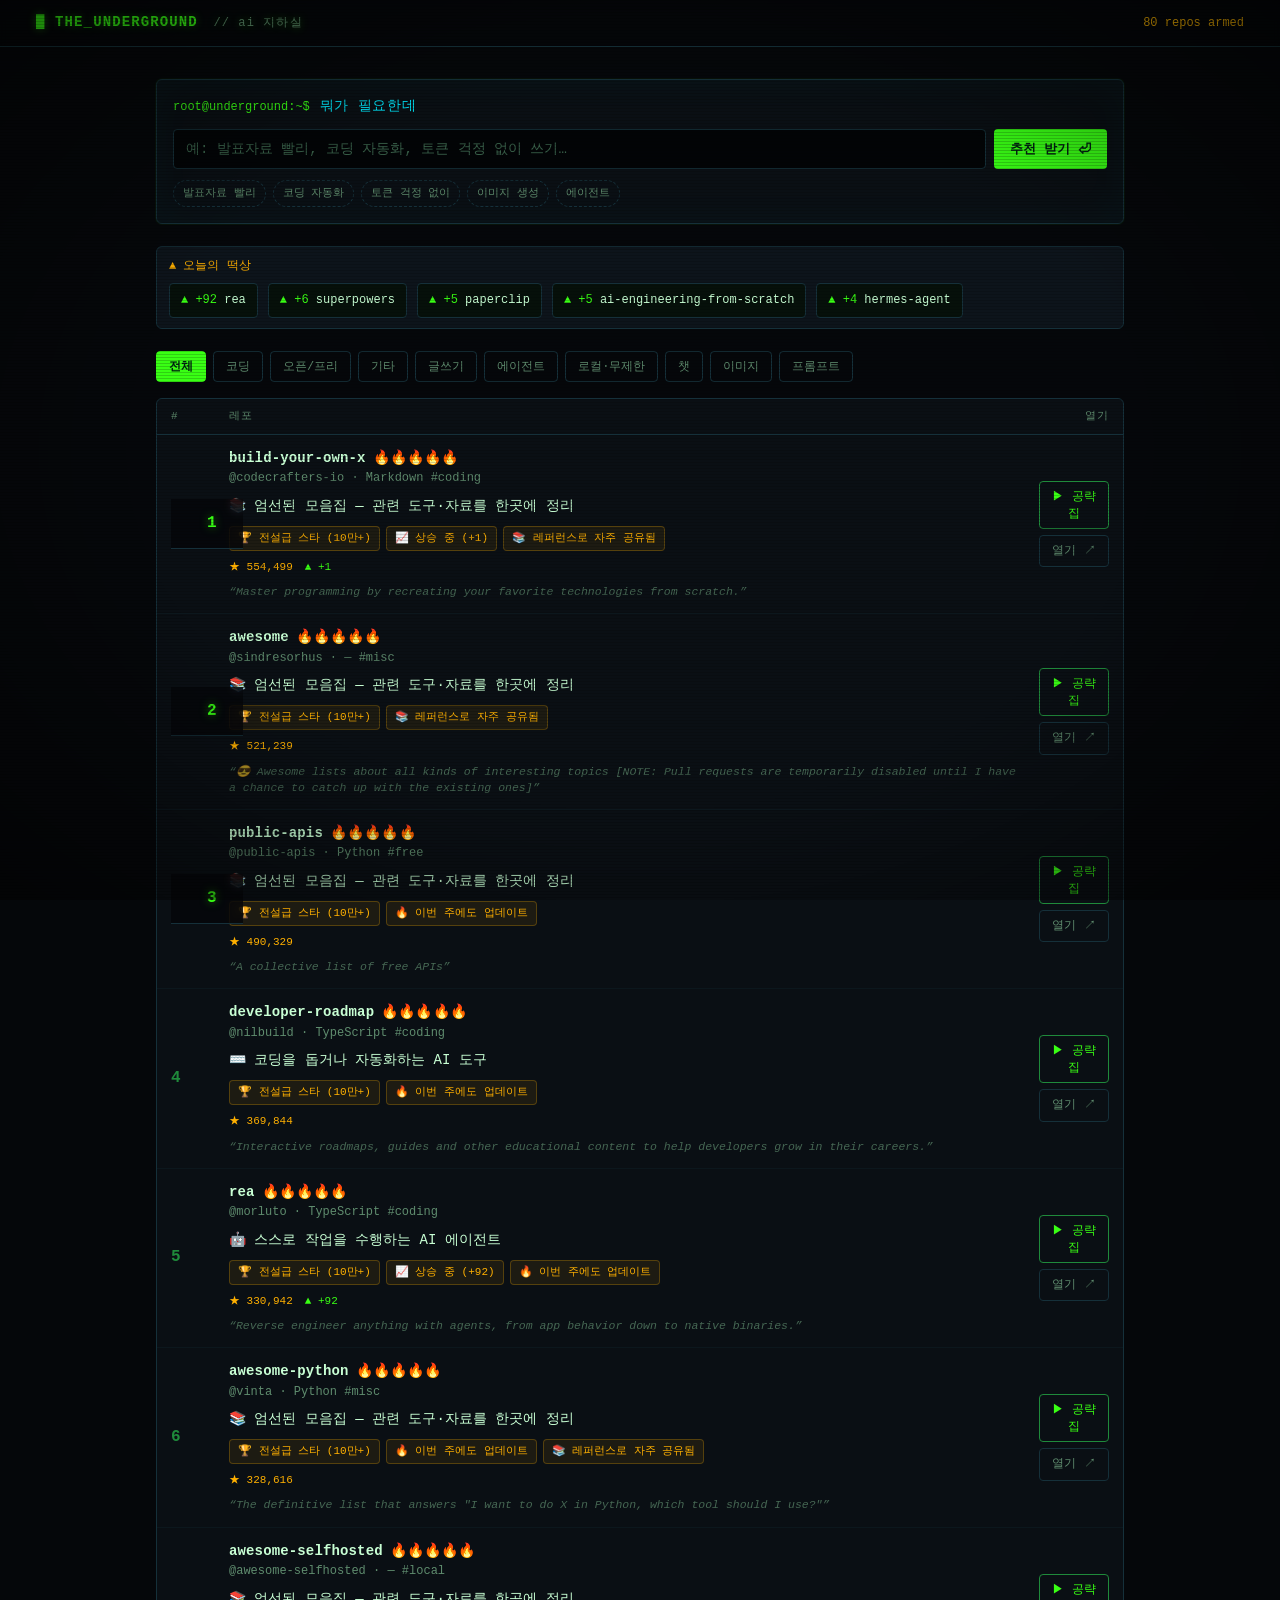
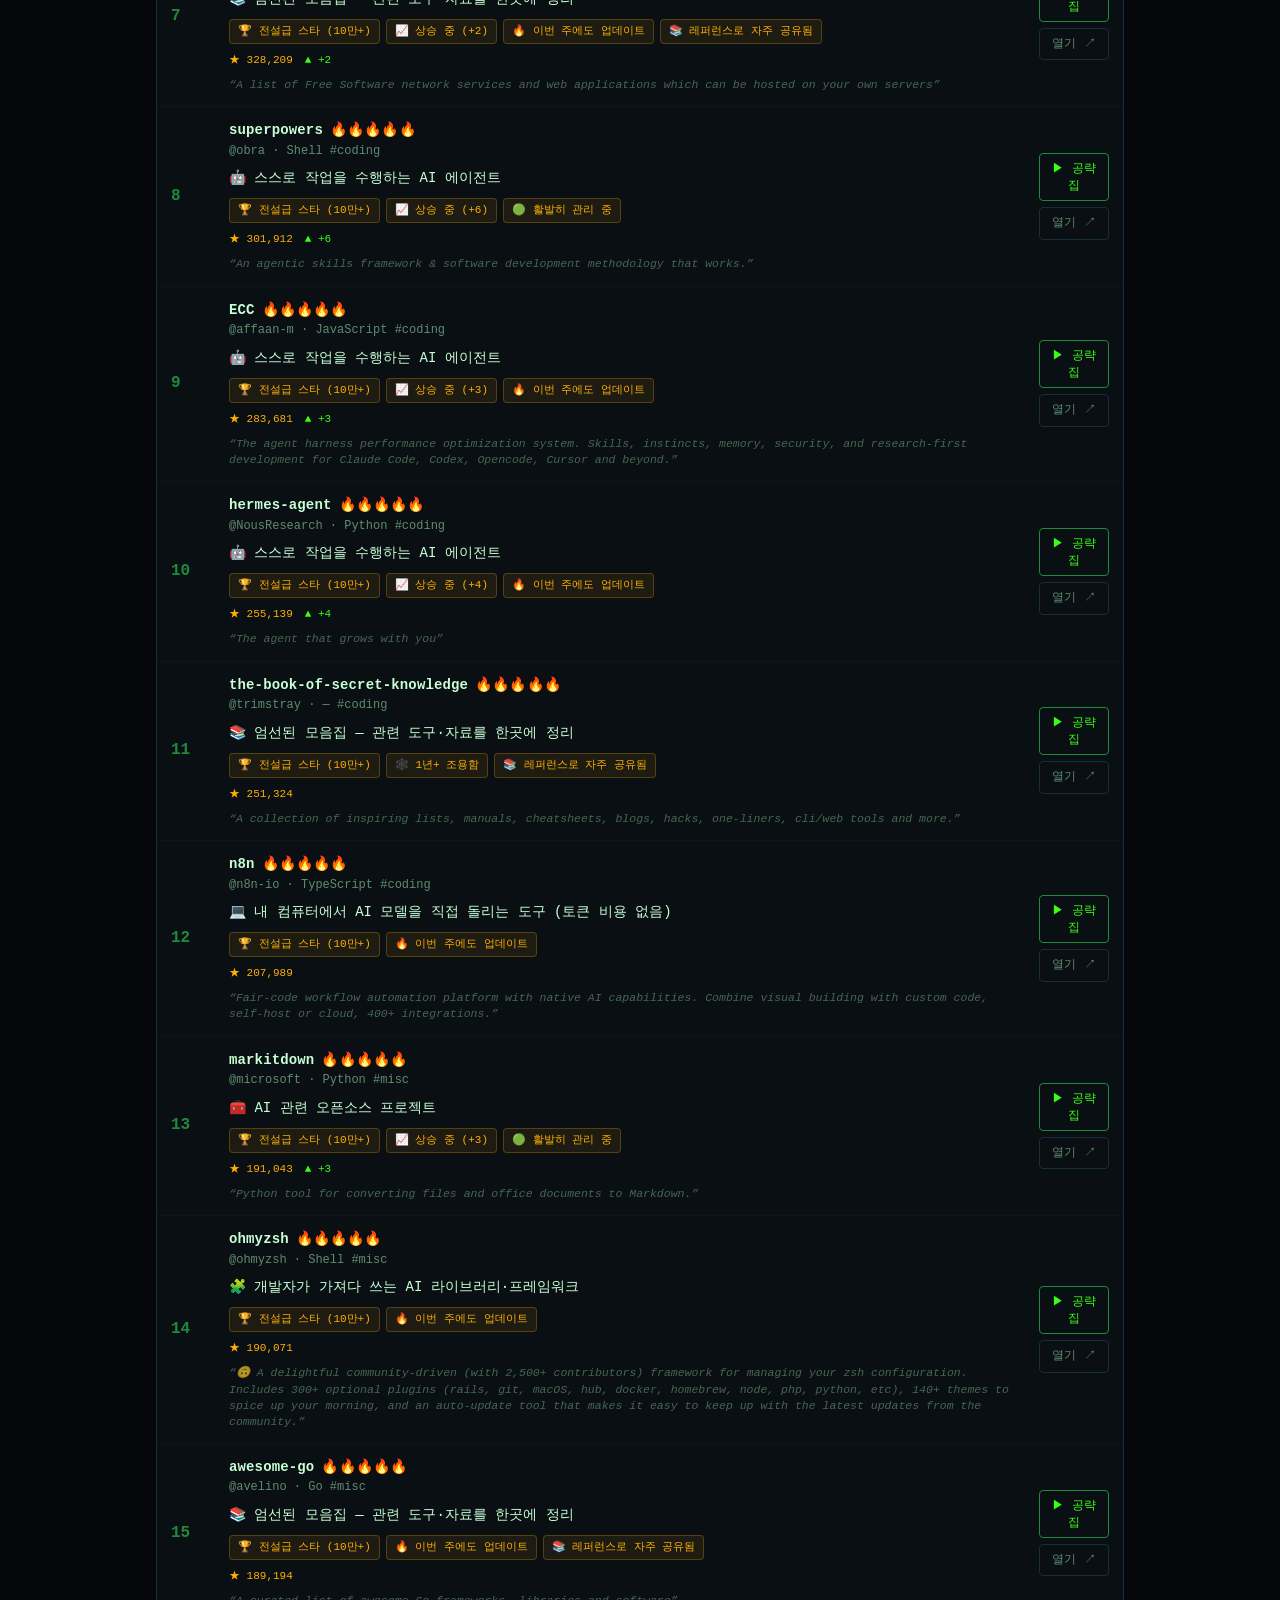
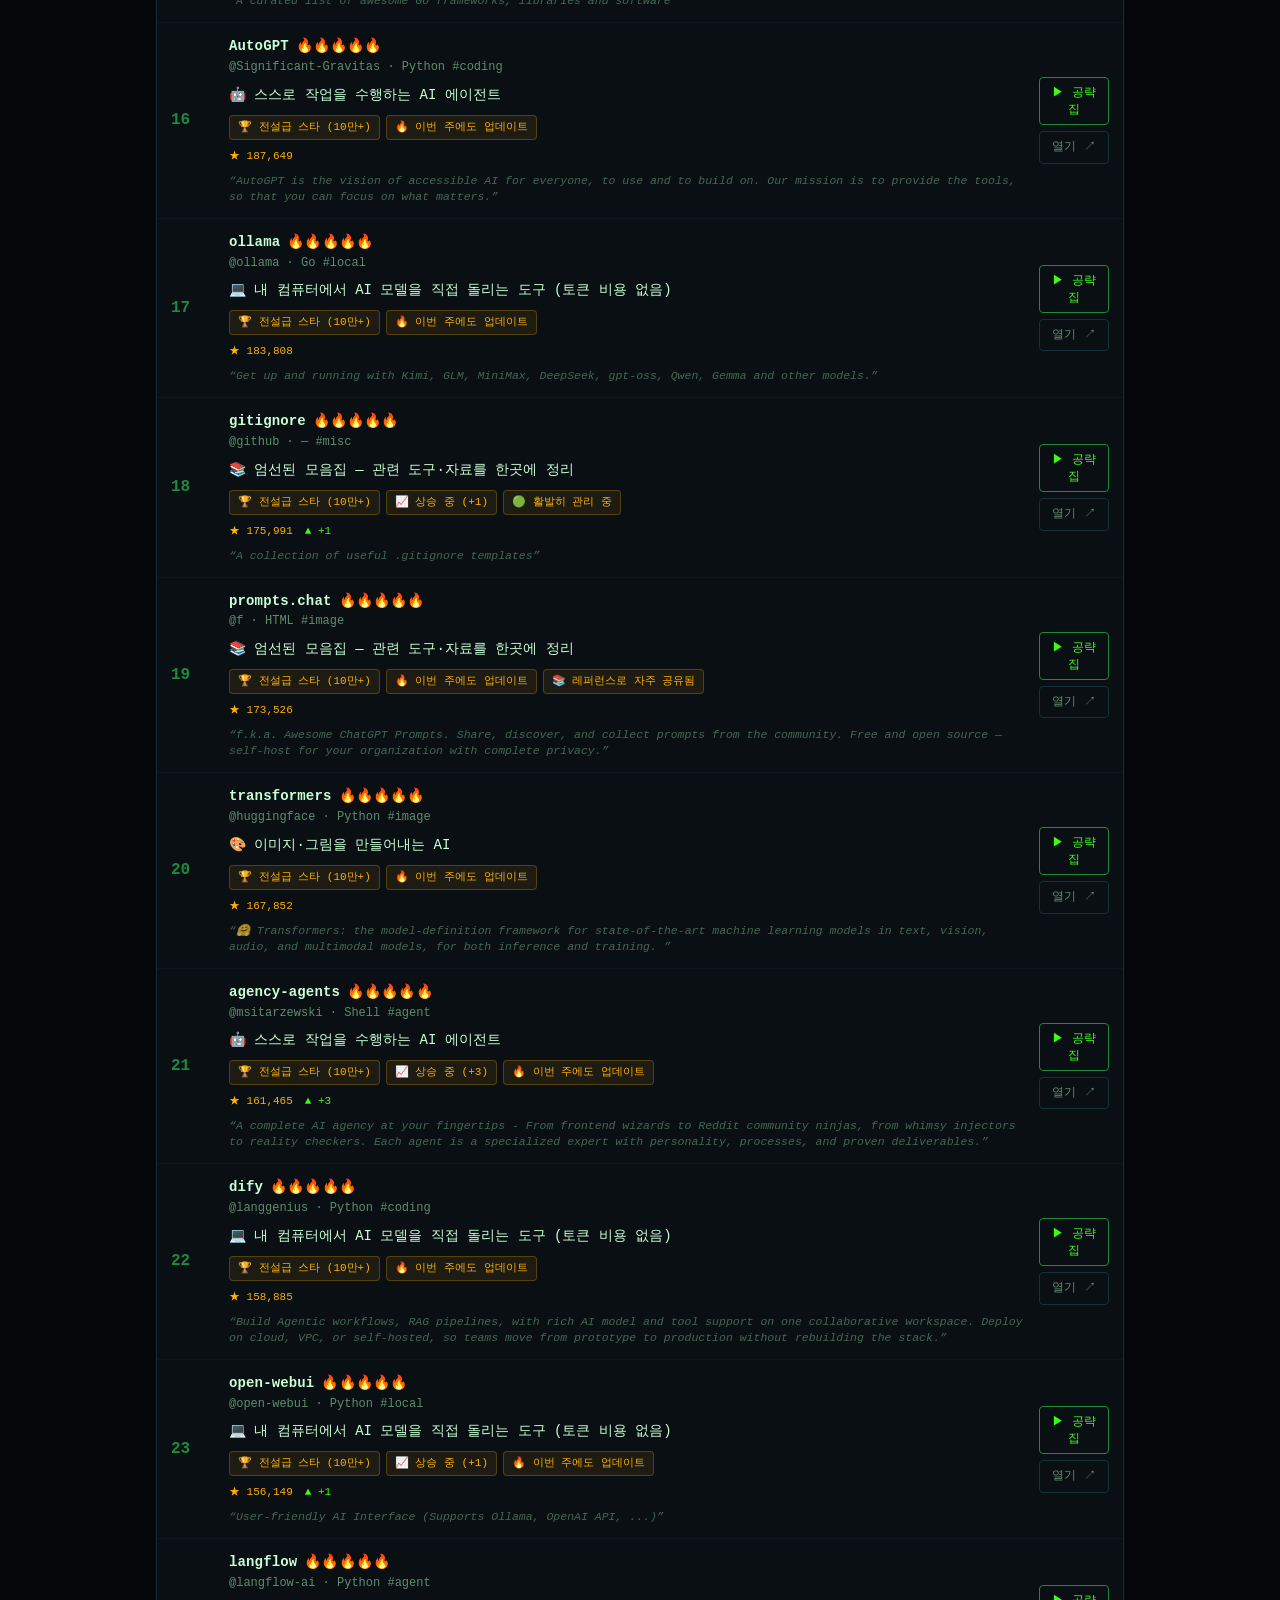
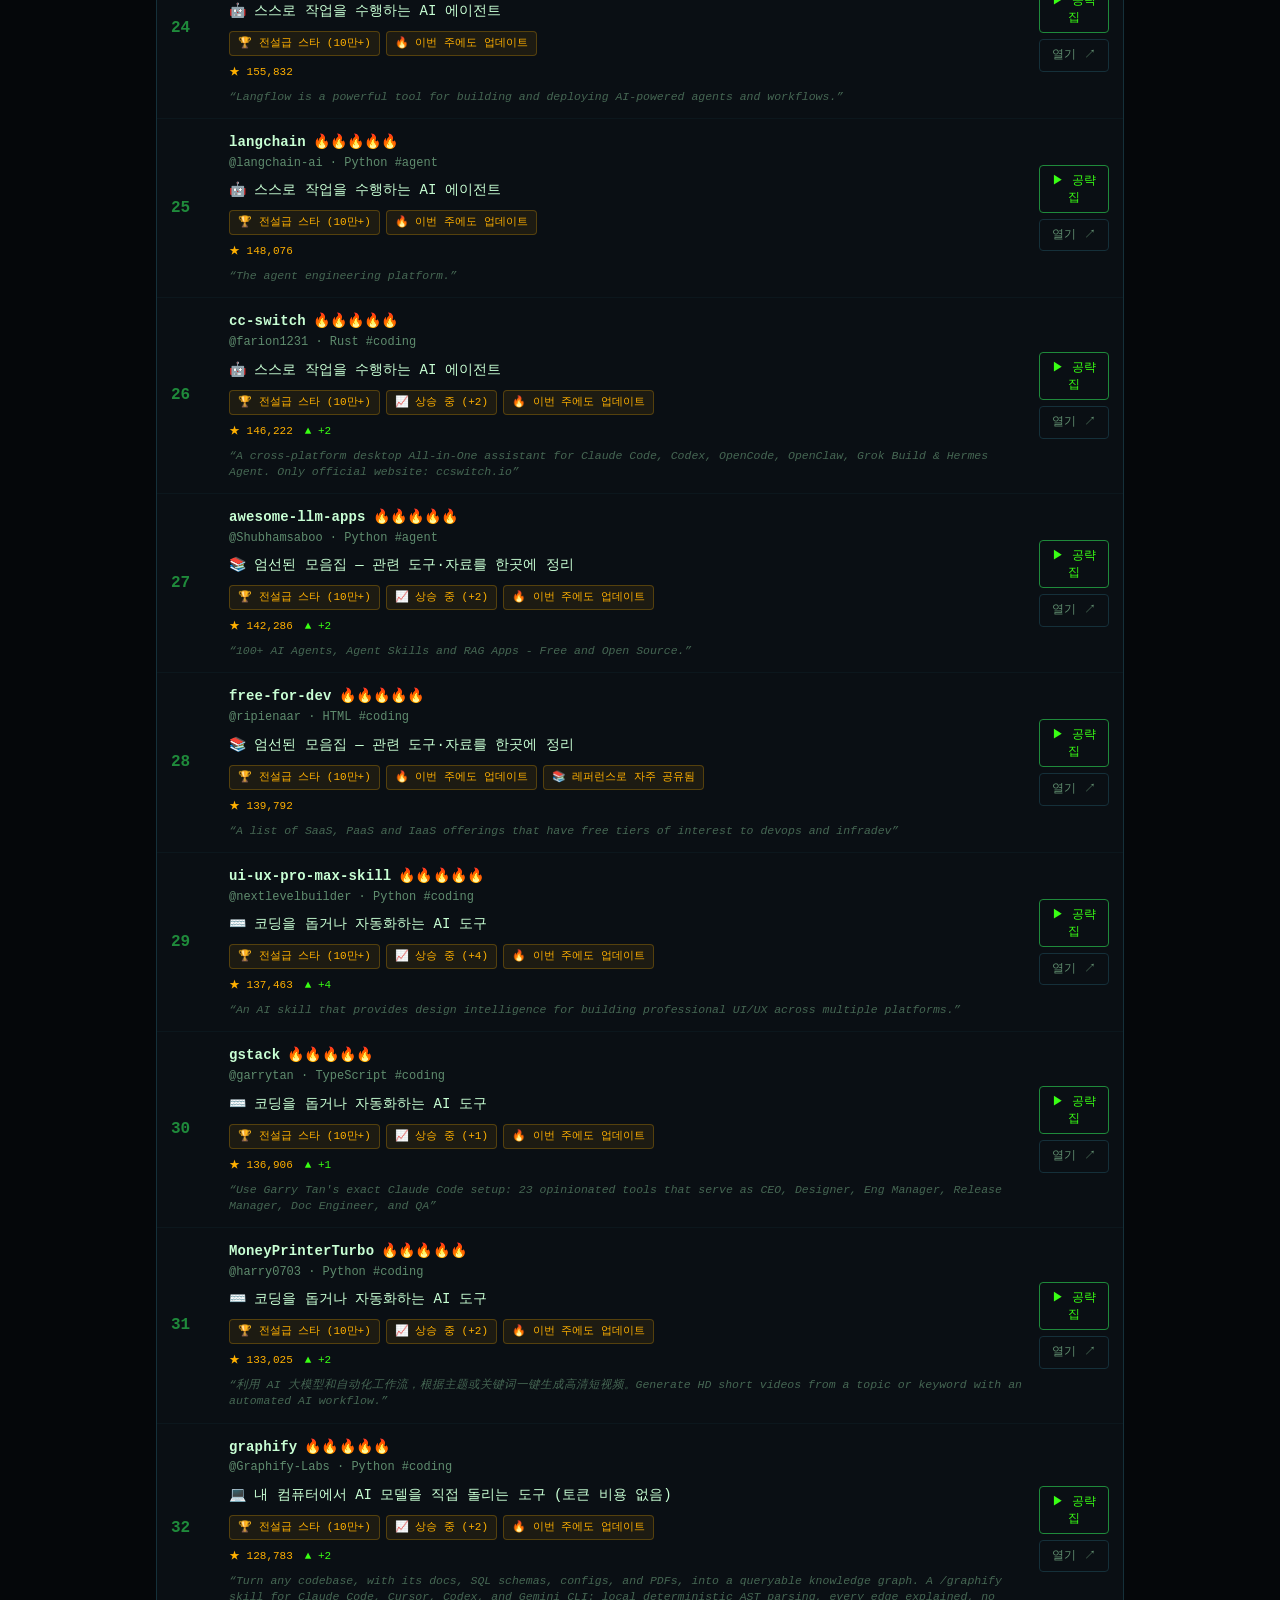
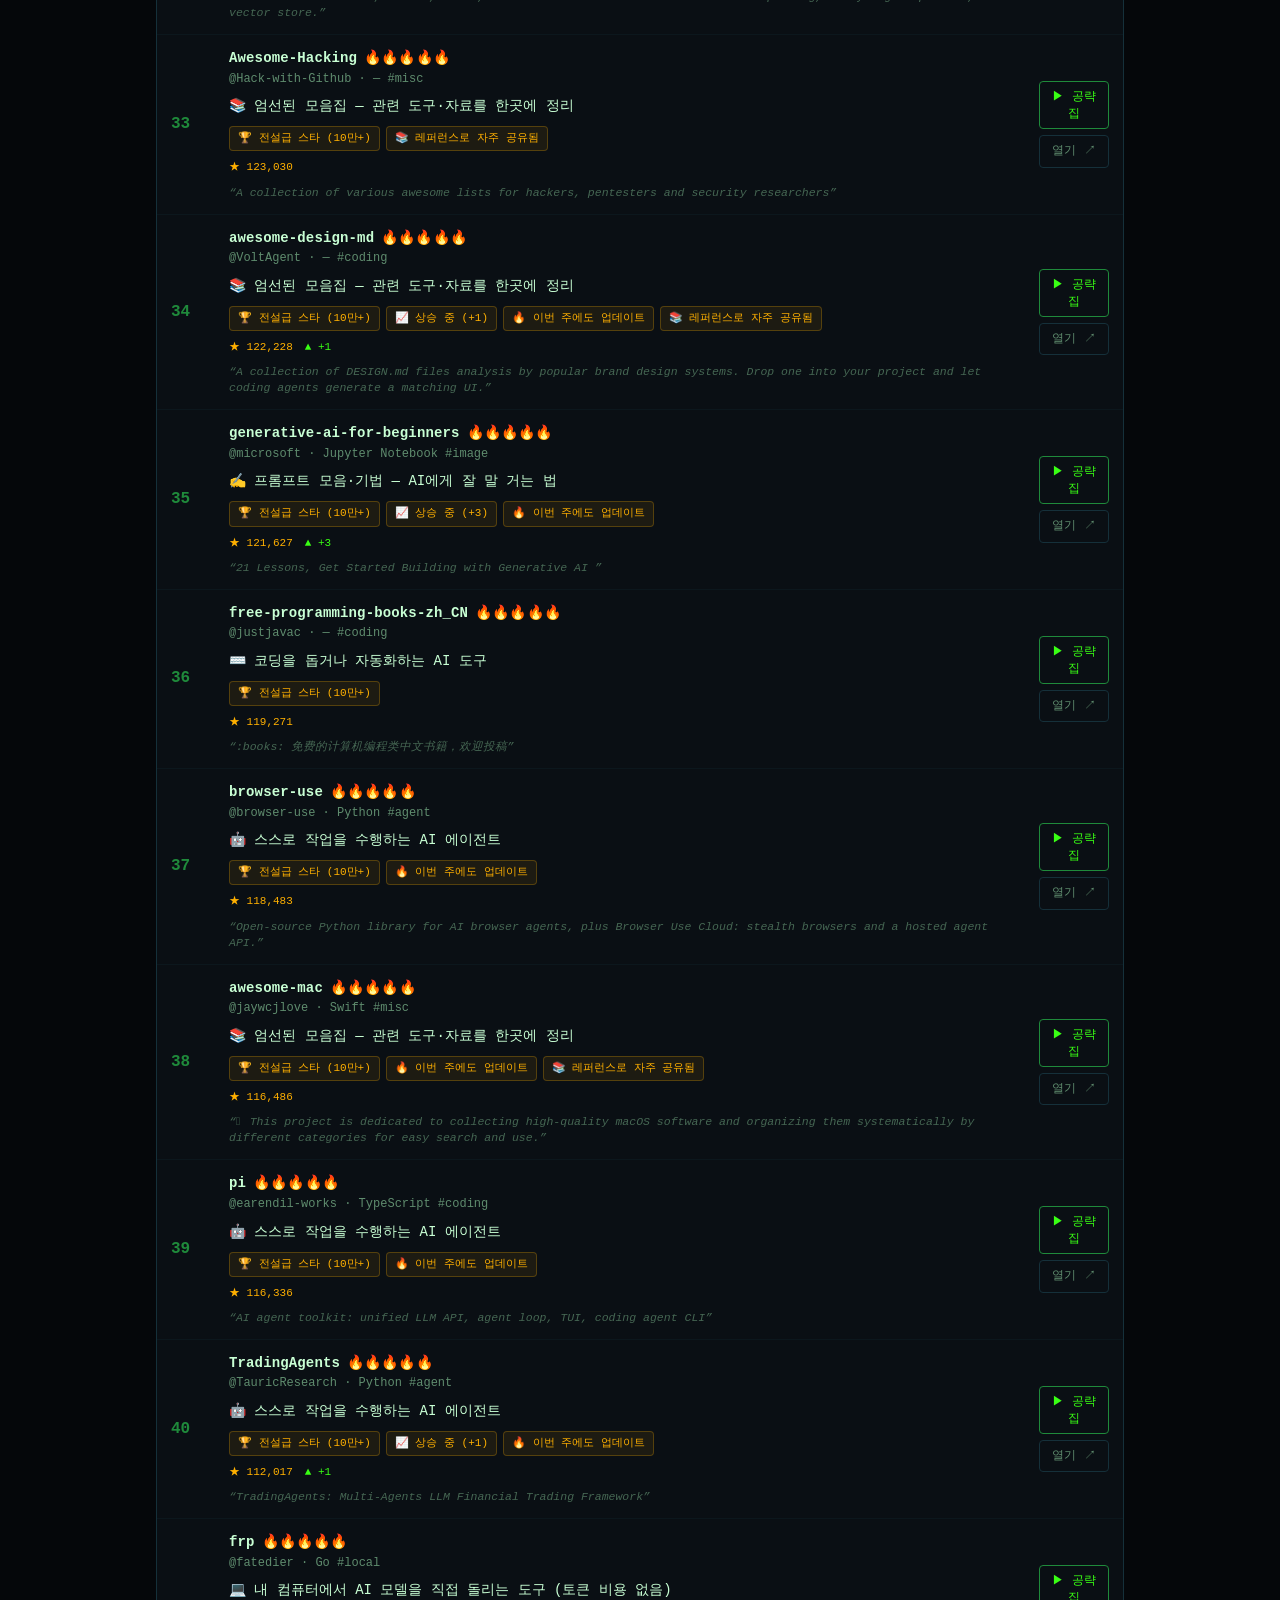
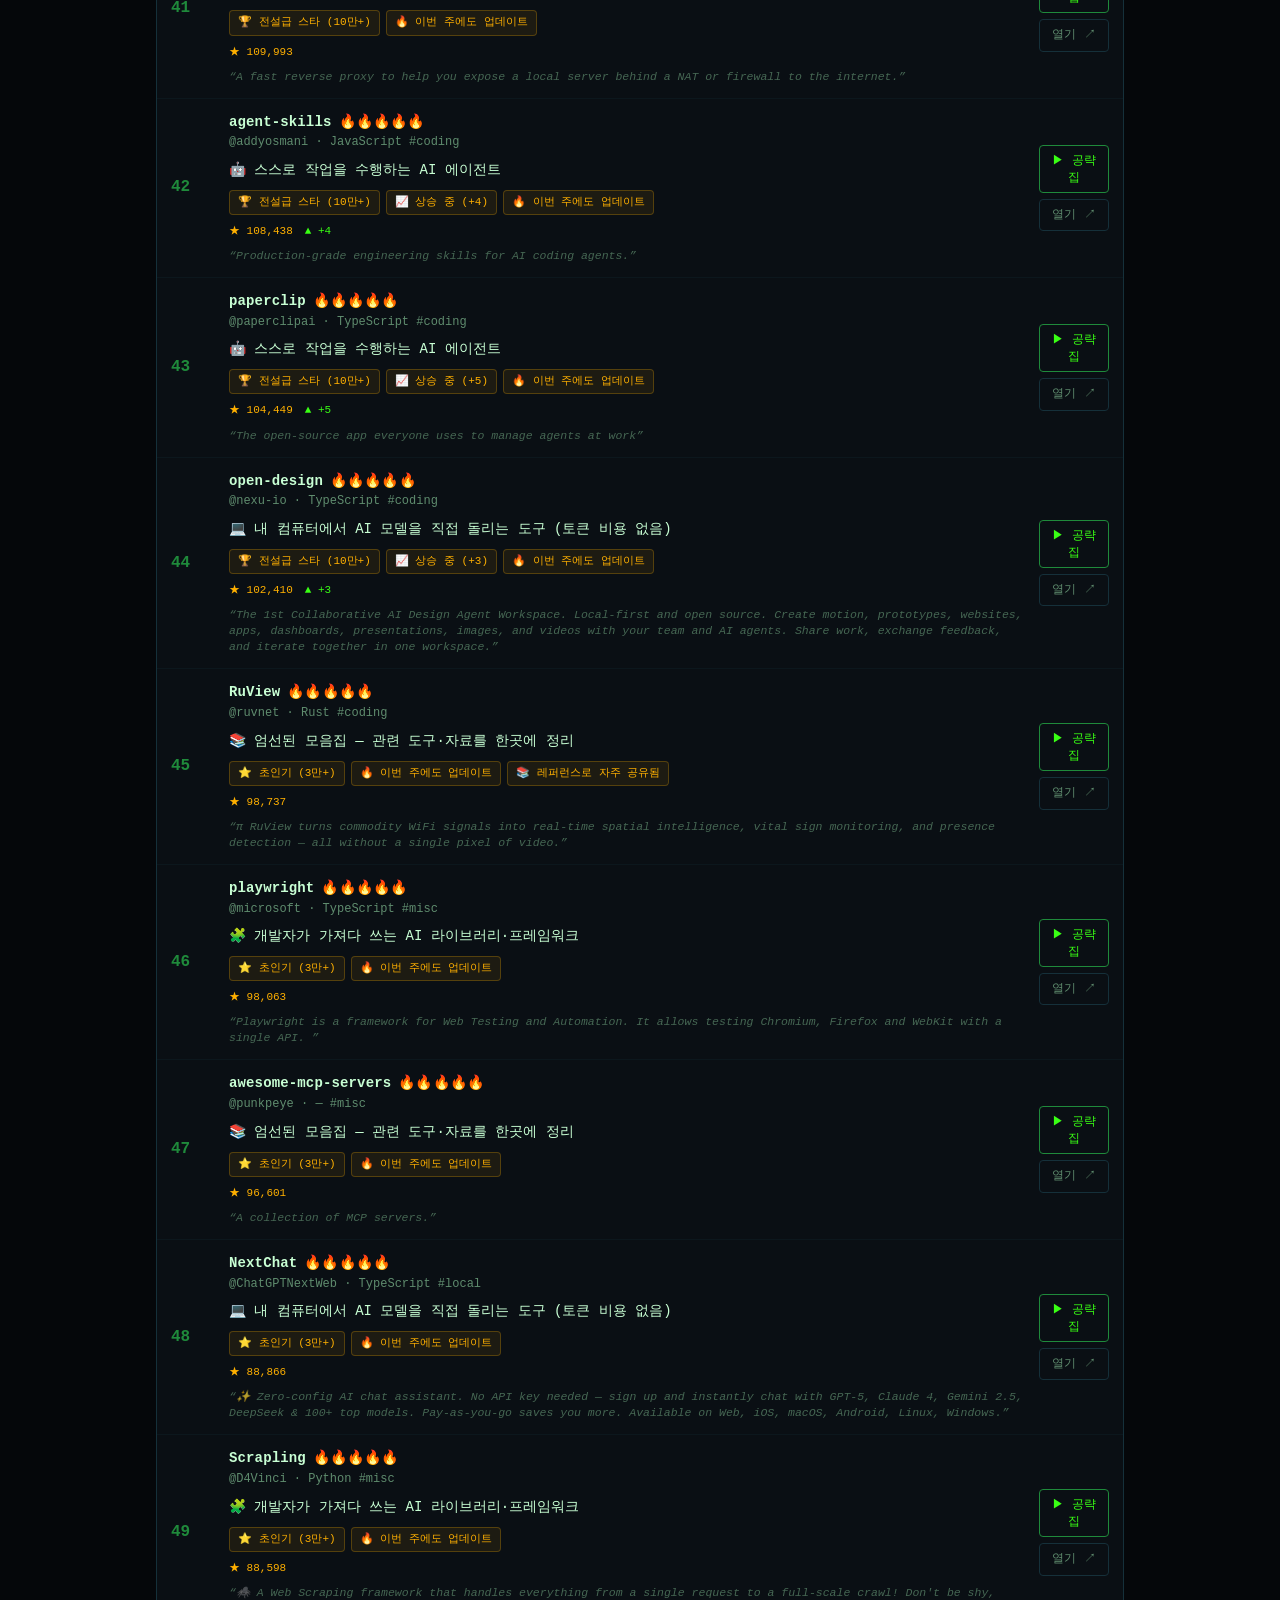
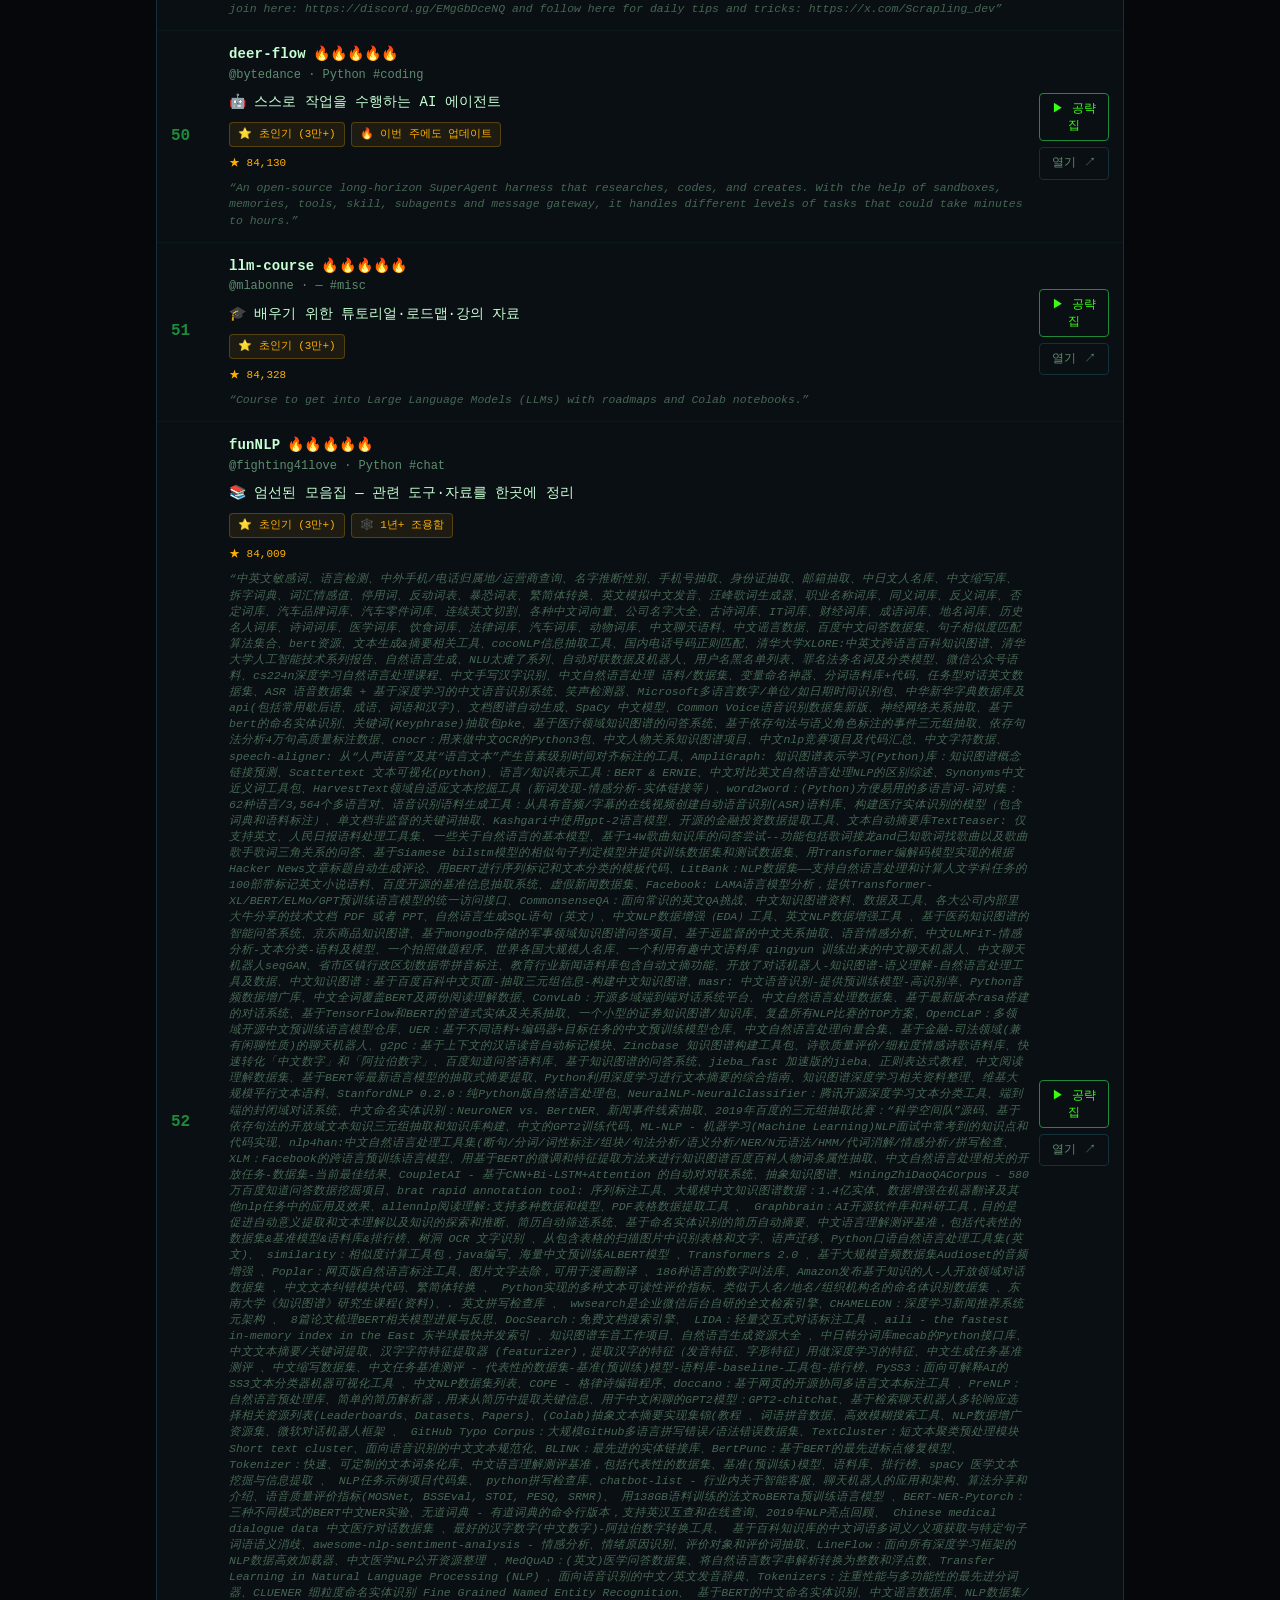
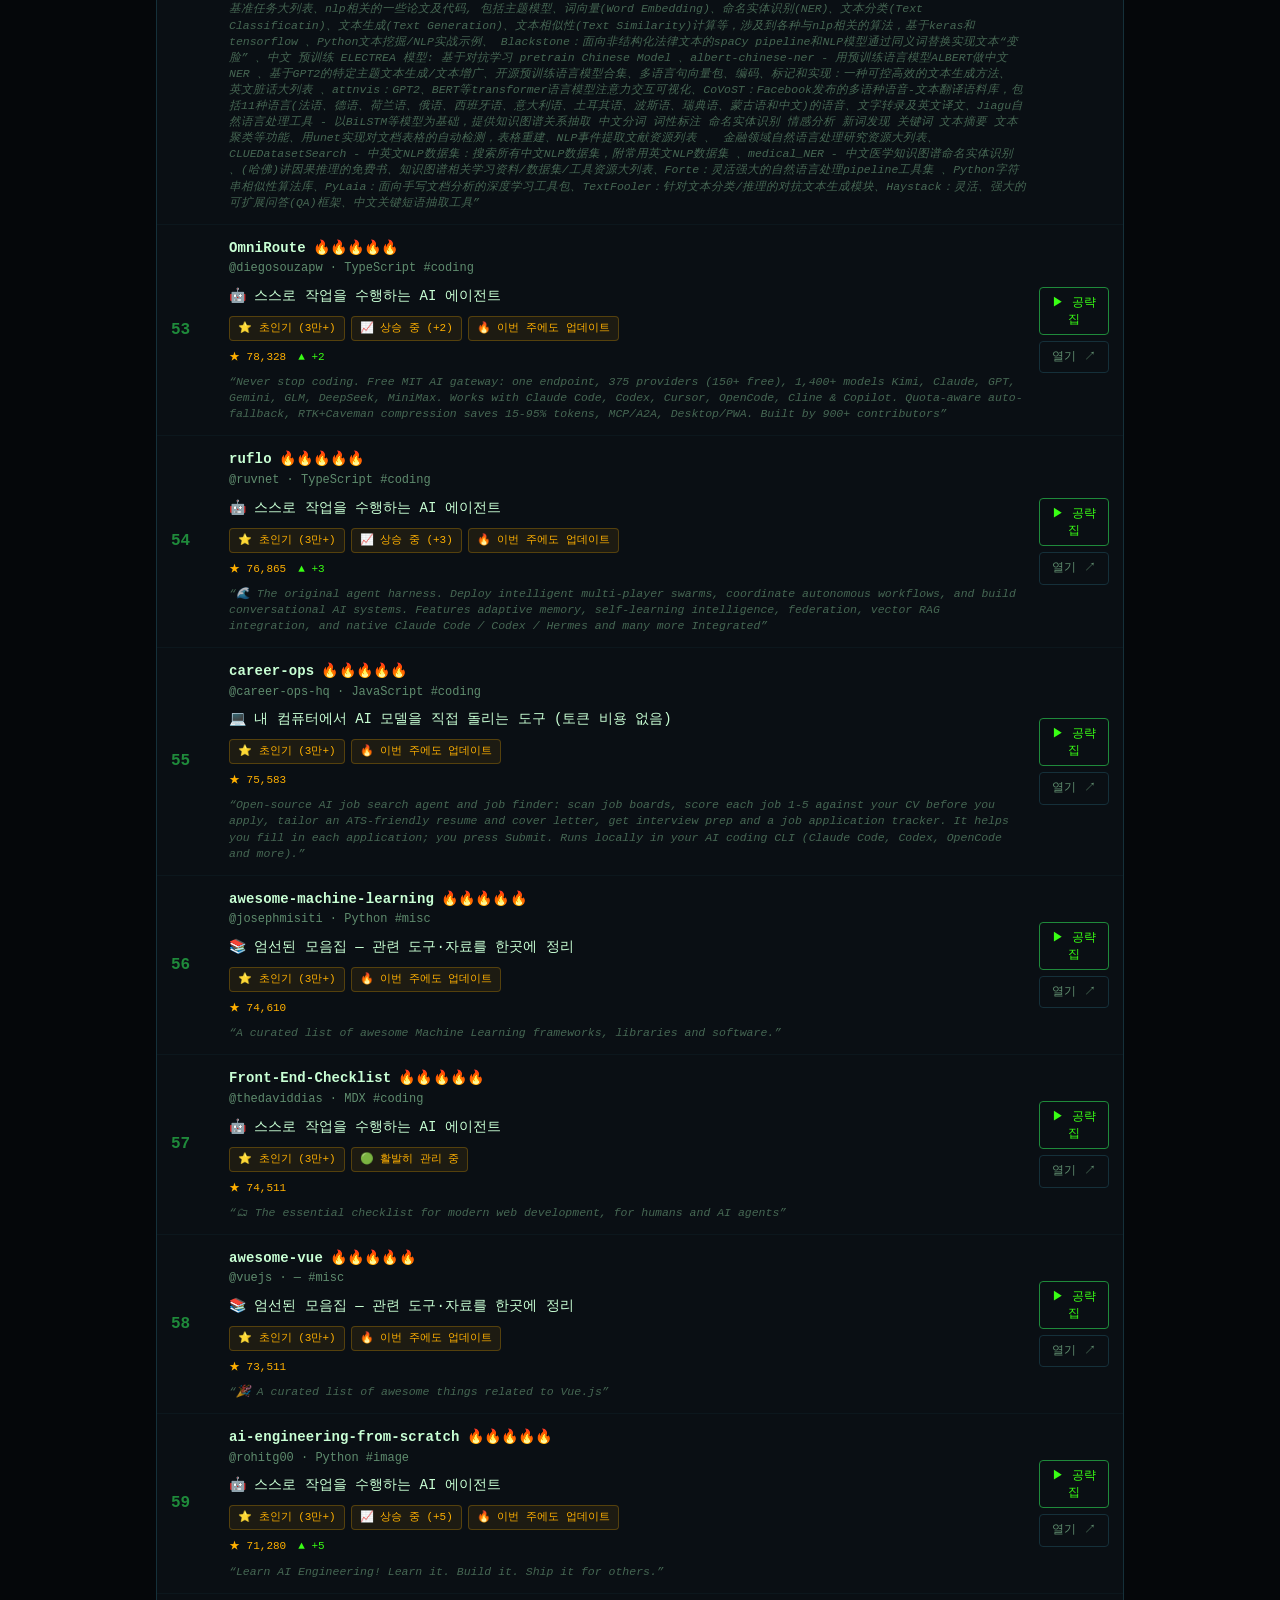
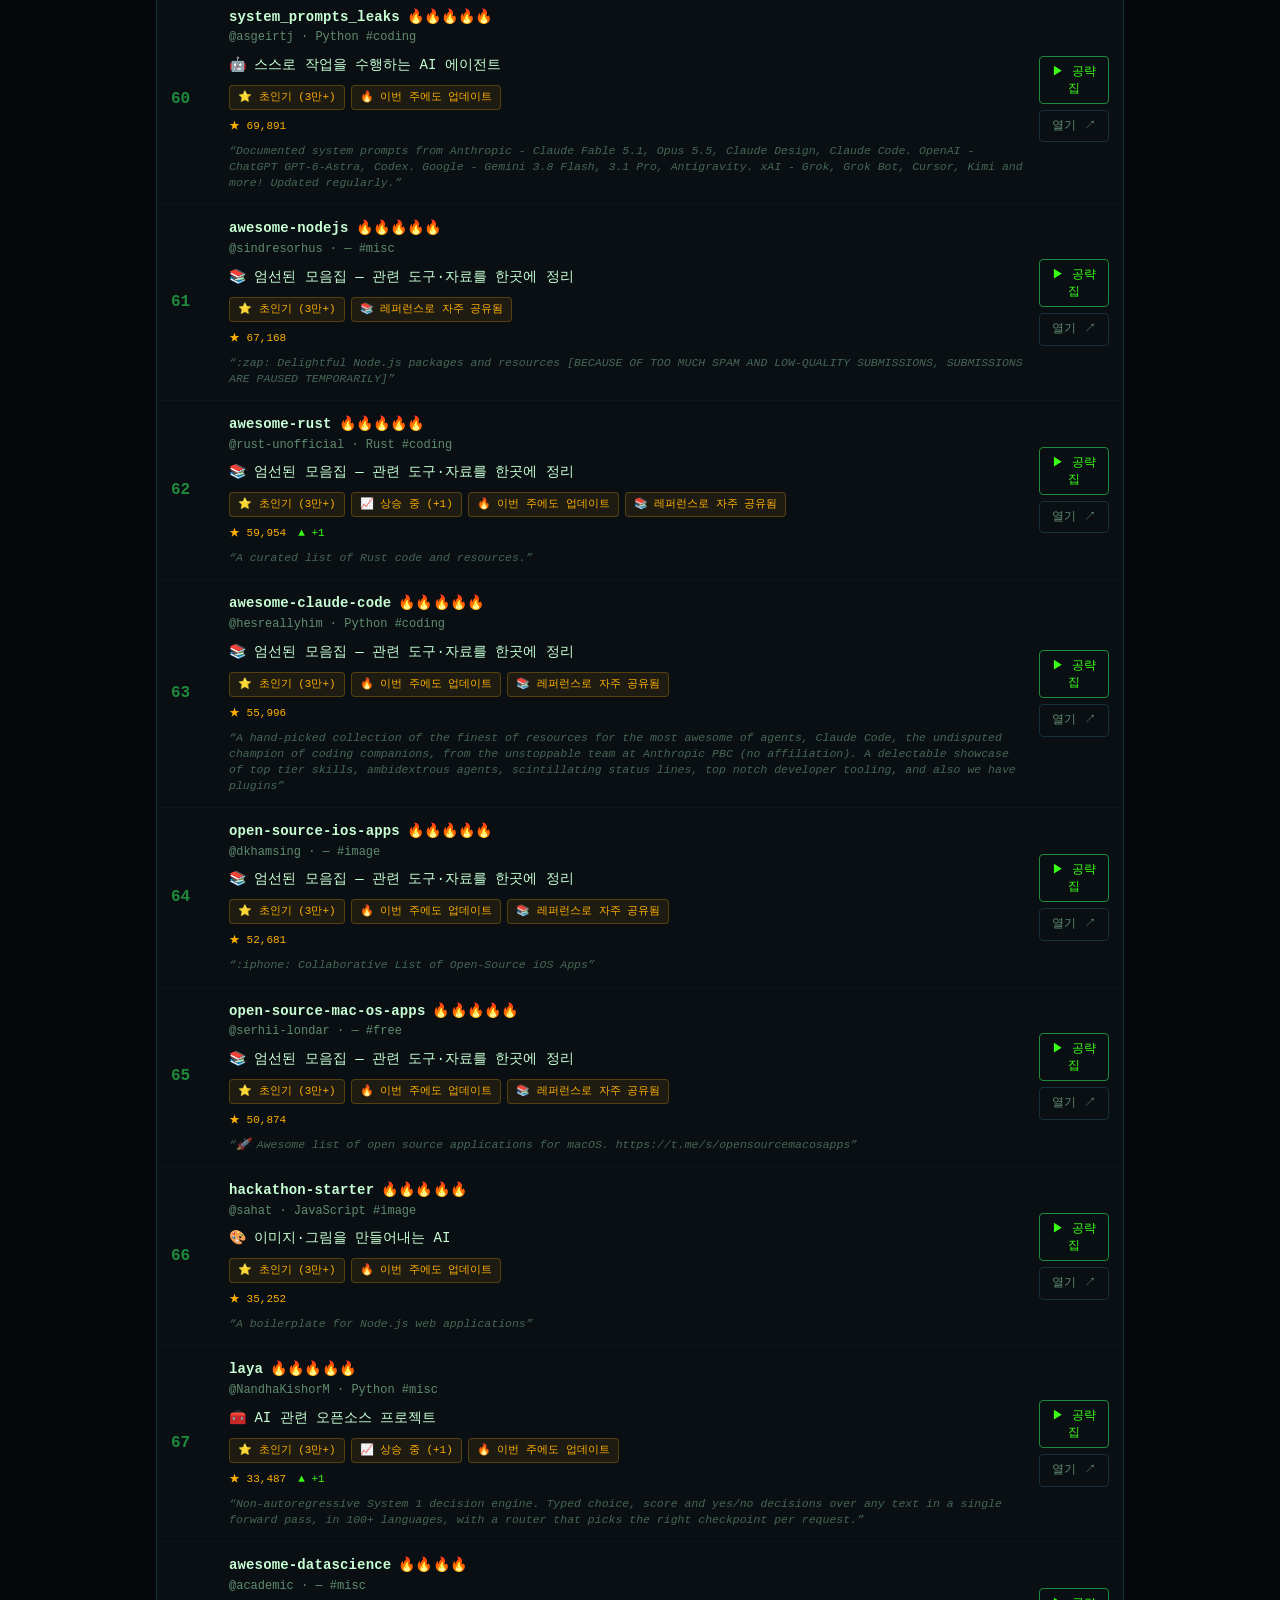
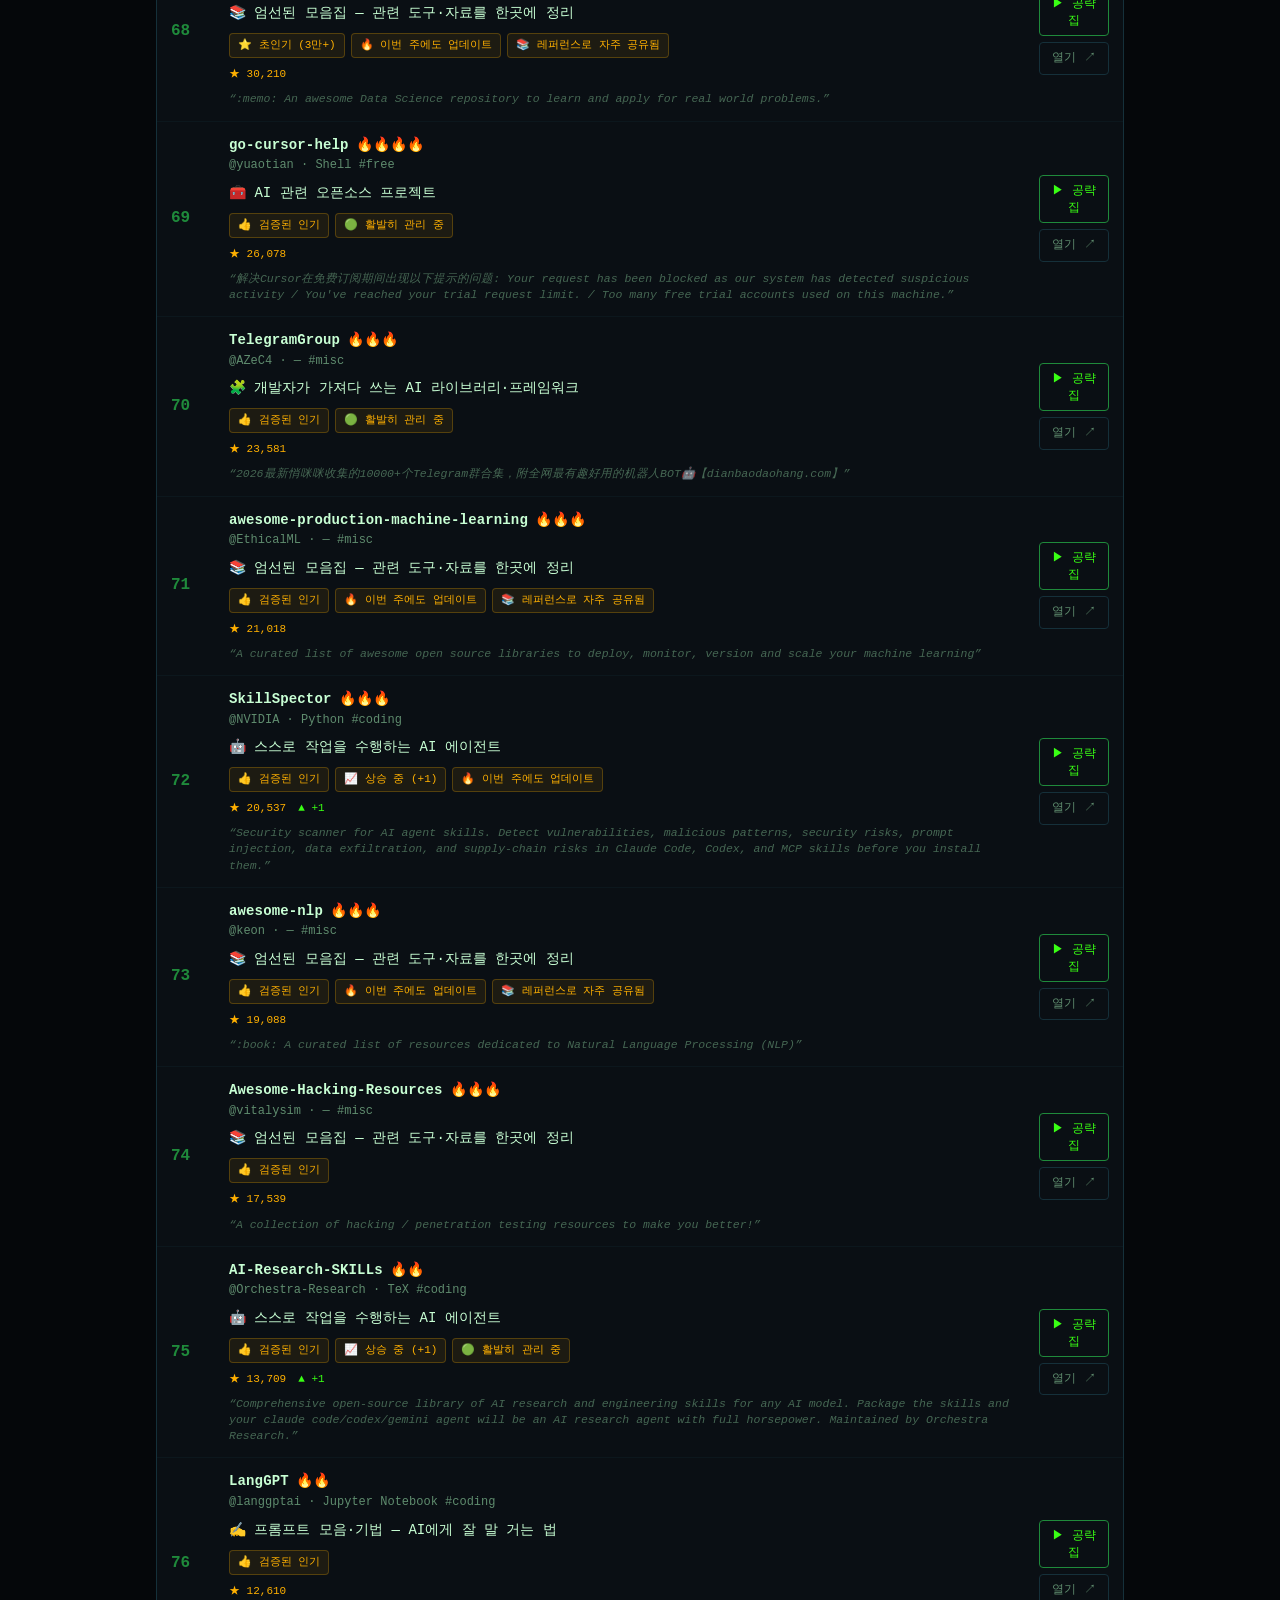
<file: underground/index.html>
<!doctype html>
<html lang="ko">
<head>
<meta charset="utf-8">
<meta name="viewport" content="width=device-width, initial-scale=1">
<title>THE UNDERGROUND // ai 지하실</title>
<meta name="description" content="GitHub에서 지금 떡상 중인 AI 도구·프롬프트. 지하실 랭킹.">
<link rel="stylesheet" href="styles.css">
</head>
<body>

<!-- 부팅 오버레이 -->
<div class="boot" id="boot">
  <pre class="boot-log" id="bootLog"></pre>
</div>

<!-- 스캔라인 / 노이즈 -->
<div class="crt" aria-hidden="true"></div>

<header class="top">
  <div class="logo">
    <span class="blink">█</span> THE_UNDERGROUND
    <span class="sub">// ai 지하실</span>
  </div>
  <div class="status" id="status">booting…</div>
</header>

<main class="shell">

  <!-- 추천 콘솔 -->
  <section class="oracle">
    <div class="oracle-head">
      <span class="prompt-sign">root@underground:~$</span>
      <span class="oracle-title">뭐가 필요한데</span>
    </div>
    <div class="oracle-row">
      <input id="ask" type="text" autocomplete="off" spellcheck="false"
             placeholder="예: 발표자료 빨리, 코딩 자동화, 토큰 걱정 없이 쓰기…">
      <button id="askBtn">추천 받기 ⏎</button>
    </div>
    <div class="chips" id="chips"></div>
    <div class="oracle-out" id="oracleOut" hidden></div>
  </section>

  <!-- 떡상 티커 -->
  <section class="surge" id="surgeWrap">
    <div class="surge-label">▲ 오늘의 떡상</div>
    <div class="surge-track" id="surge"></div>
  </section>

  <!-- 필터 -->
  <nav class="filters" id="filters"></nav>

  <!-- 랭킹 -->
  <section class="rank">
    <div class="rank-head">
      <span>#</span><span>레포</span><span class="hcol">열기</span>
    </div>
    <div id="list"><div class="loading">// 랭킹 복호화 중…</div></div>
  </section>

</main>

<footer class="foot">
  <span id="genAt"></span>
  <span class="disc">합법 라인 전용 · 크랙/우회성 레포는 자동 차단됨</span>
</footer>

<!-- 공략집(WALKTHROUGH) 모달 -->
<div class="quest" id="quest" hidden>
  <div class="quest-box" role="dialog" aria-modal="true" aria-labelledby="qTitle">
    <button class="quest-x" id="questX" aria-label="닫기">×</button>
    <div class="quest-head">
      <span class="quest-badge">▶ 공략집 // WALKTHROUGH</span>
      <h2 id="qTitle"></h2>
      <p class="quest-sum" id="qSum"></p>
    </div>

    <div class="quest-steps" id="qSteps"></div>

    <div class="quest-cmd" id="qCmdWrap" hidden>
      <span class="quest-cmd-label">// 이거 복사해서 터미널에 붙여넣어</span>
      <div class="quest-cmd-row">
        <code id="qCmd"></code>
        <button id="qCopy" class="quest-copy">복사</button>
      </div>
    </div>

    <div class="quest-actions">
      <a id="qZip" class="quest-dl" href="#" target="_blank" rel="noopener" hidden>⬇ ZIP 다운로드</a>
      <a id="qOpen" class="quest-open" href="#" target="_blank" rel="noopener">GitHub에서 열기 ↗</a>
    </div>
    <p class="quest-foot">정확한 설치법은 레포마다 달라요. 막히면 GitHub의 README를 먼저 보세요.</p>
  </div>
</div>

<script src="app.js"></script>
</body>
</html>
</file>
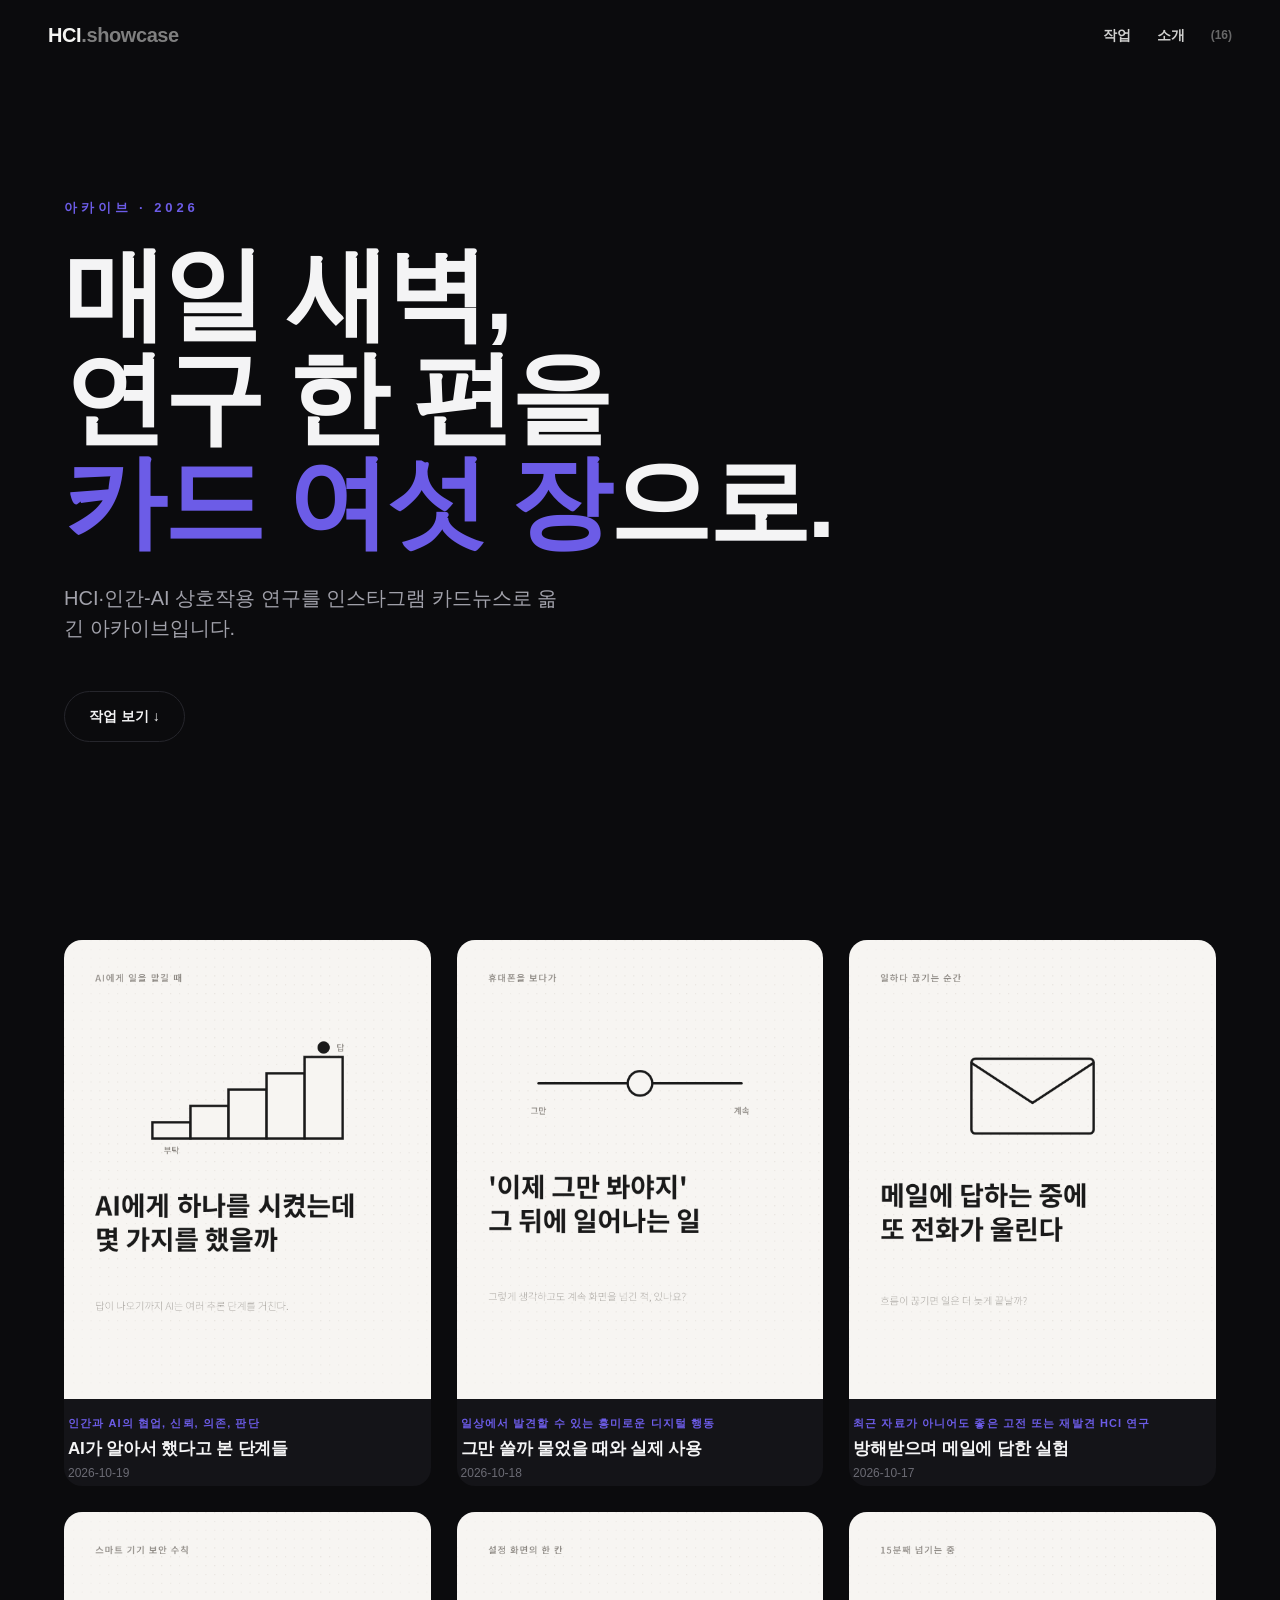
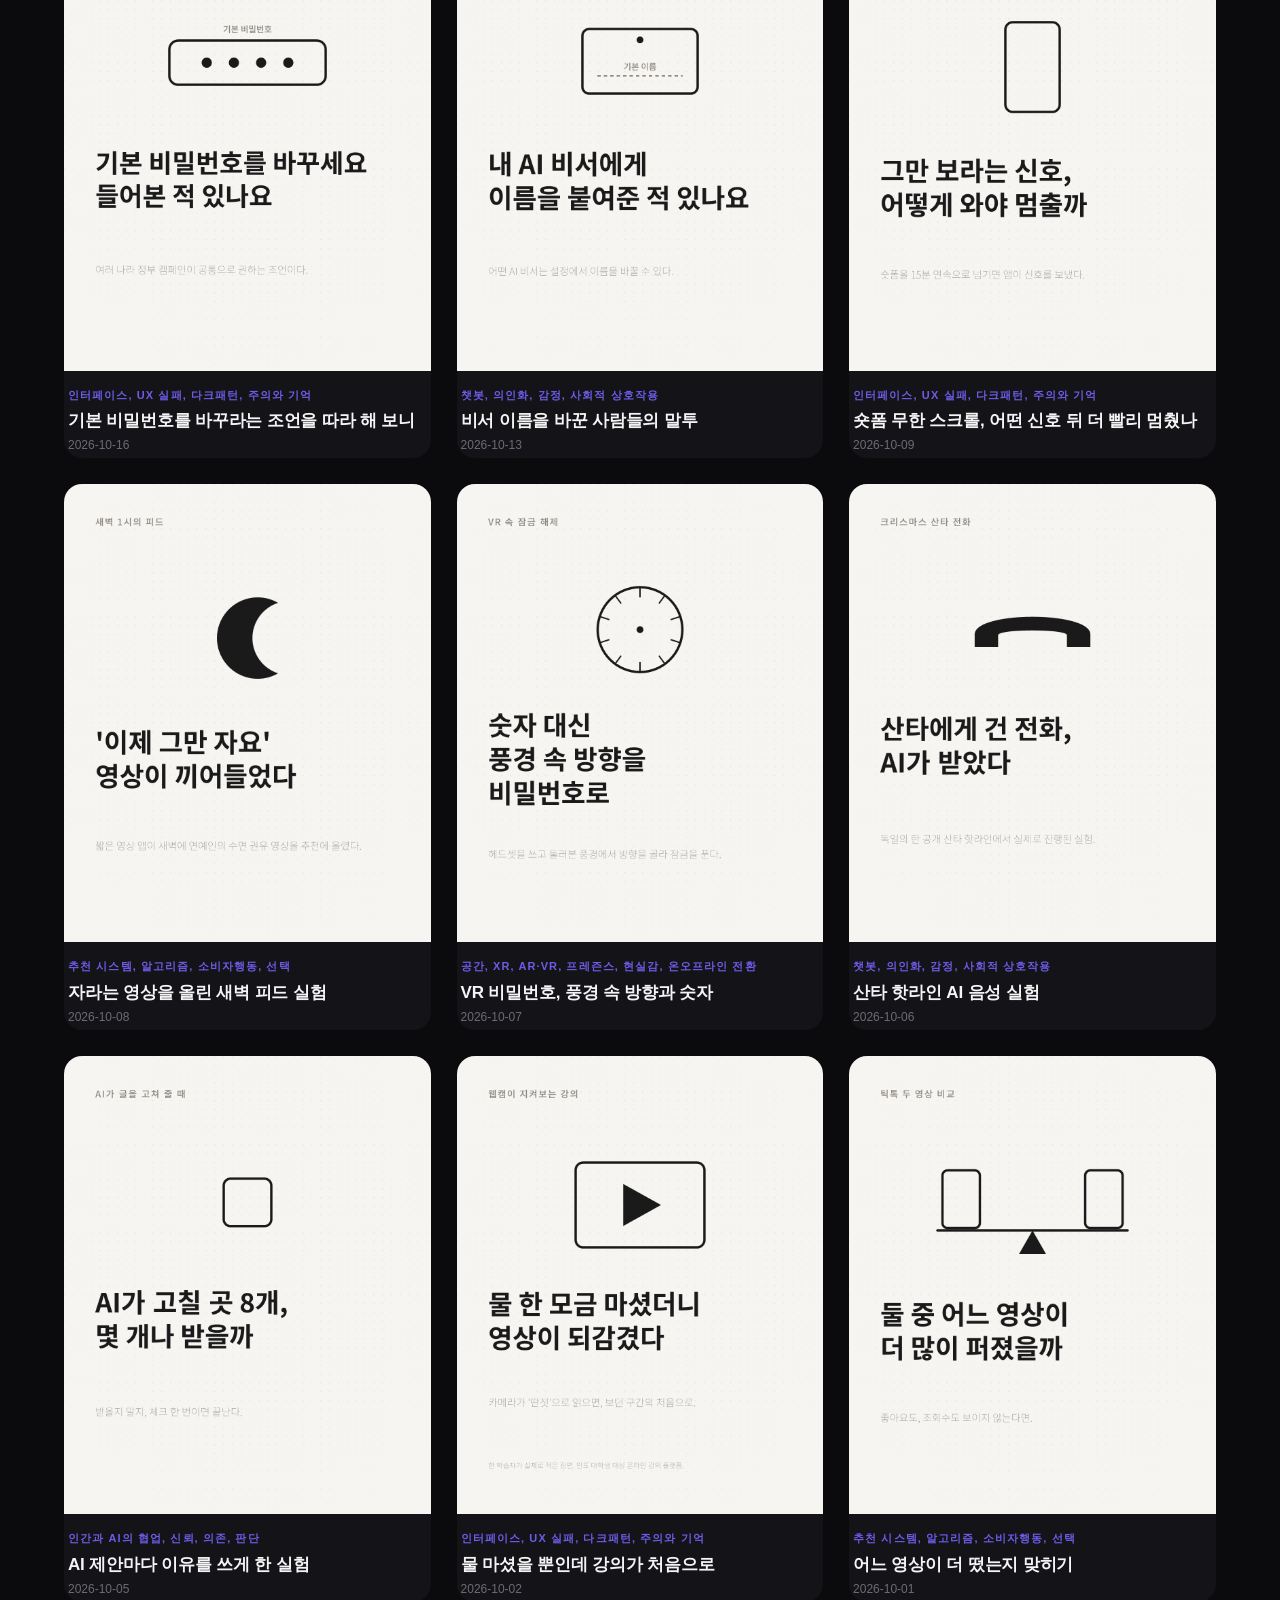
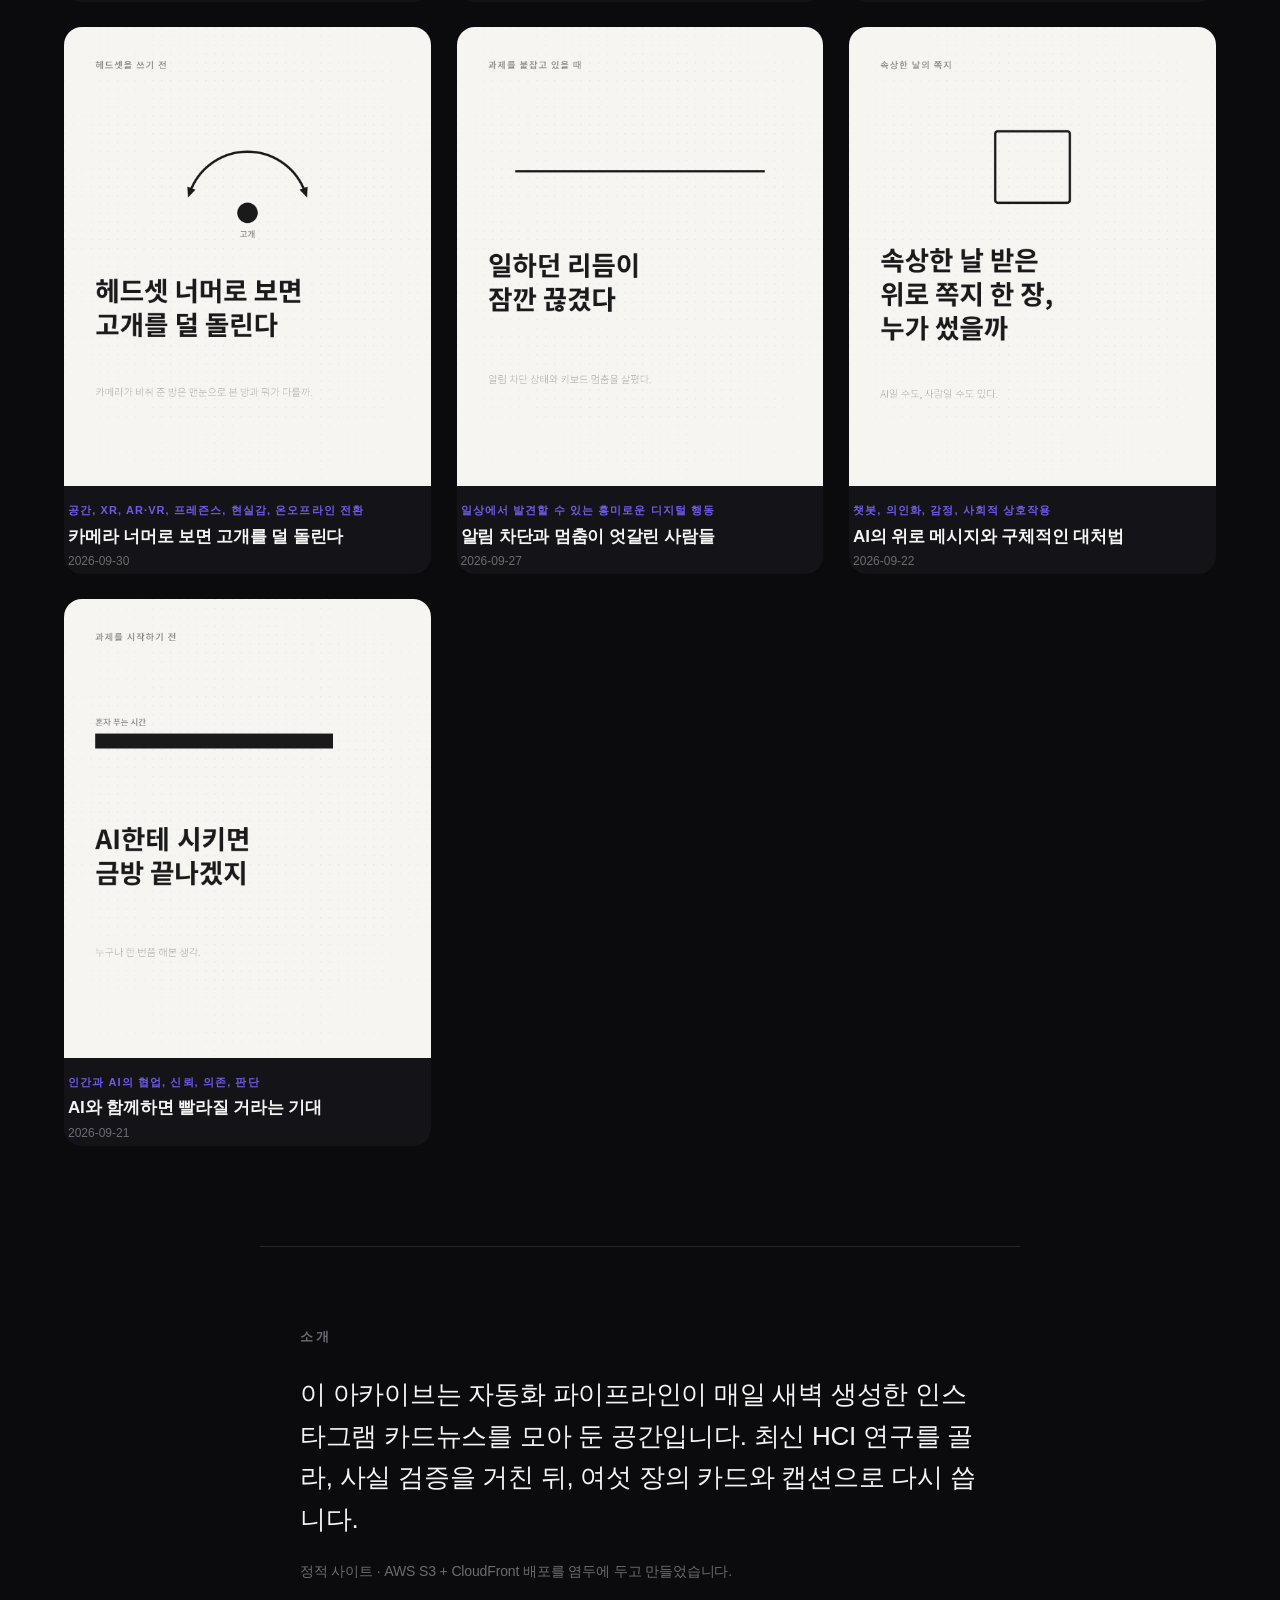
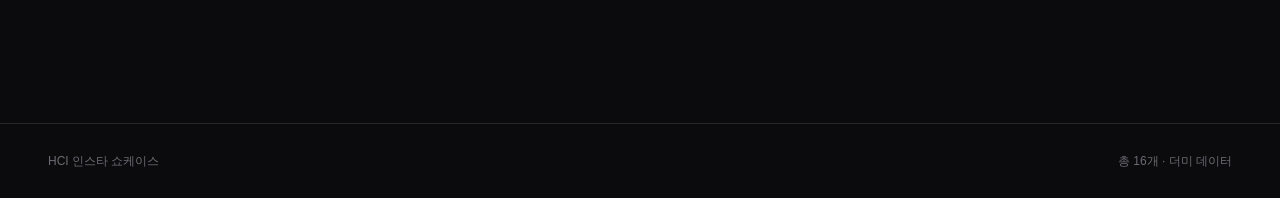
<file: web/index.html>
<!doctype html>
<html lang="ko">
<head>
<meta charset="utf-8">
<meta name="viewport" content="width=device-width, initial-scale=1, viewport-fit=cover">
<title>HCI 인스타 쇼케이스</title>
<meta name="description" content="HCI·인간-AI 상호작용 연구를 인스타그램 카드뉴스로 옮긴 아카이브">
<link rel="preconnect" href="https://fonts.googleapis.com">
<link rel="stylesheet" href="styles.css">
</head>
<body>

<header class="site-header" id="siteHeader">
  <a class="brand" href="#top">HCI<span>.showcase</span></a>
  <nav class="nav">
    <a href="#work">작업</a>
    <a href="#about">소개</a>
    <span class="count" id="navCount"></span>
  </nav>
</header>

<main id="top">

  <section class="hero">
    <p class="hero-kicker" id="heroKicker">아카이브 · 2026</p>
    <h1 class="hero-title" id="heroTitle">매일 새벽,<br>연구 한 편을<br><em>카드 여섯 장</em>으로.</h1>
    <p class="hero-sub" id="heroSub">HCI·인간-AI 상호작용 연구를 인스타그램 카드뉴스로 옮긴 아카이브입니다.</p>
    <a class="hero-scroll" href="#work" aria-label="작업으로 이동">작업 보기 ↓</a>
  </section>

  <section class="work" id="work">
    <div class="grid" id="grid">
      <div class="empty">불러오는 중…</div>
    </div>
  </section>

  <section class="about" id="about">
    <h2>소개</h2>
    <p>이 아카이브는 자동화 파이프라인이 매일 새벽 생성한 인스타그램 카드뉴스를 모아 둔 공간입니다. 최신 HCI 연구를 골라, 사실 검증을 거친 뒤, 여섯 장의 카드와 캡션으로 다시 씁니다.</p>
    <p class="muted">정적 사이트 · AWS S3 + CloudFront 배포를 염두에 두고 만들었습니다.</p>
  </section>

</main>

<footer class="site-footer">
  <span>HCI 인스타 쇼케이스</span>
  <span id="footGen"></span>
</footer>

<!-- 라이트박스 -->
<div class="lightbox" id="lightbox" hidden>
  <button class="lb-close" id="lbClose" aria-label="닫기">×</button>
  <button class="lb-nav lb-prev" id="lbPrev" aria-label="이전">‹</button>
  <div class="lb-stage">
    <figure class="lb-figure">
      <img id="lbImg" alt="">
      <figcaption class="lb-meta">
        <span class="lb-cat" id="lbCat"></span>
        <h3 id="lbTitle"></h3>
        <p class="lb-source" id="lbSource"></p>
        <p class="lb-caption" id="lbCaption"></p>
        <div class="lb-dots" id="lbDots"></div>
      </figcaption>
    </figure>
  </div>
  <button class="lb-nav lb-next" id="lbNext" aria-label="다음">›</button>
</div>

<script src="app.js"></script>
</body>
</html>
</file>
<file: underground/styles.css>
:root{
  --bg:#05070a;
  --panel:#0a0f14;
  --panel2:#0d141b;
  --line:#15303a;
  --green:#39ff14;
  --green-dim:#1f8a3b;
  --cyan:#00e5ff;
  --amber:#ffb000;
  --red:#ff3b3b;
  --ink:#c8ffd4;
  --sub:#5f8c6e;
  --mono:"SFMono-Regular",Consolas,"Liberation Mono",Menlo,"D2Coding","Courier New",monospace;
}

*{box-sizing:border-box}
html,body{margin:0}
body{
  background:var(--bg);
  color:var(--ink);
  font-family:var(--mono);
  font-size:14px; line-height:1.55;
  -webkit-font-smoothing:antialiased;
  min-height:100vh;
  overflow-x:hidden;
}
a{color:inherit;text-decoration:none}
::selection{background:var(--green);color:#000}

/* CRT 스캔라인 + 비네트 */
.crt{position:fixed;inset:0;pointer-events:none;z-index:30;
  background:
    repeating-linear-gradient(0deg,rgba(0,0,0,0) 0 2px,rgba(0,0,0,.18) 2px 3px),
    radial-gradient(ellipse at center,rgba(0,0,0,0) 55%,rgba(0,0,0,.55) 100%);
  mix-blend-mode:multiply;}
.crt::after{content:"";position:absolute;inset:0;
  background:linear-gradient(180deg,rgba(57,255,20,.04),transparent 30%);
  animation:flick 7s infinite steps(60);}
@keyframes flick{0%,97%{opacity:1}98%{opacity:.82}100%{opacity:1}}

/* 부팅 오버레이 */
.boot{position:fixed;inset:0;z-index:50;background:#000;
  display:flex;align-items:flex-start;padding:8vh 6vw;transition:opacity .5s;}
.boot.done{opacity:0;pointer-events:none}
.boot-log{color:var(--green);font-size:13px;white-space:pre-wrap;text-shadow:0 0 6px rgba(57,255,20,.5);margin:0}

/* 헤더 */
.top{position:sticky;top:0;z-index:20;display:flex;justify-content:space-between;align-items:center;
  padding:12px clamp(14px,4vw,36px);border-bottom:1px solid var(--line);
  background:rgba(5,7,10,.85);backdrop-filter:blur(4px);}
.logo{font-weight:700;letter-spacing:.08em;color:var(--green);text-shadow:0 0 8px rgba(57,255,20,.4)}
.logo .sub{color:var(--sub);font-weight:400;margin-left:6px;font-size:12px}
.blink{animation:blink 1s steps(1) infinite}
@keyframes blink{50%{opacity:0}}
.status{color:var(--amber);font-size:12px}

.shell{max-width:1040px;margin:0 auto;padding:clamp(16px,3vw,32px) clamp(14px,4vw,36px) 80px}

/* 추천 콘솔 */
.oracle{border:1px solid var(--line);background:var(--panel);border-radius:6px;padding:16px;margin-bottom:22px;
  box-shadow:0 0 0 1px rgba(57,255,20,.05),0 0 40px rgba(0,229,255,.04) inset;}
.oracle-head{display:flex;gap:10px;align-items:baseline;margin-bottom:12px;flex-wrap:wrap}
.prompt-sign{color:var(--green);font-size:12px}
.oracle-title{color:var(--cyan);letter-spacing:.04em}
.oracle-row{display:flex;gap:8px;flex-wrap:wrap}
#ask{flex:1;min-width:220px;background:#020406;border:1px solid var(--line);color:var(--ink);
  font-family:var(--mono);font-size:14px;padding:11px 12px;border-radius:4px;outline:none;}
#ask:focus{border-color:var(--green);box-shadow:0 0 0 1px var(--green),0 0 14px rgba(57,255,20,.25)}
#ask::placeholder{color:#39604a}
#askBtn{background:var(--green);color:#021;border:0;font-family:var(--mono);font-weight:700;
  padding:0 16px;border-radius:4px;cursor:pointer;white-space:nowrap;transition:filter .2s}
#askBtn:hover{filter:brightness(1.15) drop-shadow(0 0 8px var(--green))}
.chips{display:flex;gap:7px;flex-wrap:wrap;margin-top:11px}
.chip{font-size:11px;color:var(--sub);border:1px dashed var(--line);padding:4px 9px;border-radius:999px;cursor:pointer;transition:.2s}
.chip:hover{color:var(--green);border-color:var(--green)}
.oracle-out{margin-top:14px;border-top:1px dashed var(--line);padding-top:13px;font-size:13.5px;animation:type .3s}
@keyframes type{from{opacity:0}to{opacity:1}}
.oracle-out .verdict{color:var(--cyan);margin-bottom:10px}
.oracle-out .pick{display:block;border-left:2px solid var(--green);padding:7px 0 7px 12px;margin:8px 0}
.oracle-out .pick b{color:var(--green)}
.oracle-out .pick .pick-sum{color:var(--ink);font-size:13px}
.oracle-out .pick .why{color:var(--sub);font-size:12px}

/* 떡상 티커 */
.surge{border:1px solid var(--line);background:var(--panel2);border-radius:6px;padding:10px 12px;margin-bottom:22px;overflow:hidden}
.surge-label{color:var(--amber);font-size:12px;margin-bottom:7px}
.surge-track{display:flex;gap:10px;overflow-x:auto;scrollbar-width:none}
.surge-track::-webkit-scrollbar{display:none}
.surge-item{flex:none;border:1px solid var(--line);border-radius:4px;padding:7px 11px;font-size:12px;white-space:nowrap;background:#06100a}
.surge-item .up{color:var(--green)}
.surge-item .nm{color:var(--ink)}

/* 필터 */
.filters{display:flex;gap:7px;flex-wrap:wrap;margin-bottom:16px}
.fbtn{font-size:12px;color:var(--sub);background:transparent;border:1px solid var(--line);
  padding:6px 12px;border-radius:4px;cursor:pointer;font-family:var(--mono);transition:.2s}
.fbtn:hover{color:var(--ink);border-color:var(--green-dim)}
.fbtn.on{color:#021;background:var(--green);border-color:var(--green);font-weight:700}

/* 랭킹 */
.rank{border:1px solid var(--line);border-radius:6px;overflow:hidden;background:var(--panel)}
.rank-head{display:grid;grid-template-columns:48px 1fr 70px;gap:10px;padding:9px 14px;
  border-bottom:1px solid var(--line);color:var(--sub);font-size:11px;letter-spacing:.1em;text-transform:uppercase}
.rank-head .hcol{text-align:right}
.row{display:grid;grid-template-columns:48px 1fr 70px;gap:10px;padding:13px 14px;
  border-bottom:1px solid #0c171d;align-items:center;transition:background .15s;animation:rowin .4s both}
@keyframes rowin{from{opacity:0;transform:translateX(-6px)}to{opacity:1;transform:none}}
.row:hover{background:#07110c}
.row:last-child{border-bottom:0}
.rnum{color:var(--green-dim);font-size:16px;font-weight:700}
.rnum.top{color:var(--green);text-shadow:0 0 8px rgba(57,255,20,.5)}
.rmain{min-width:0}
.rname{color:var(--ink);font-weight:700;letter-spacing:.01em}
.rname .fire{margin-left:7px;filter:saturate(1.3)}
.rowner{color:var(--sub);font-size:12px}
/* 한국어 요약 — 가장 눈에 띄게 */
.rsummary{color:var(--ink);font-size:14px;margin-top:8px;line-height:1.5}
/* 왜 떴나 배지 */
.rwhy{display:flex;gap:6px;flex-wrap:wrap;margin-top:9px}
.whytag{font-size:11px;color:var(--amber);background:rgba(255,176,0,.08);
  border:1px solid rgba(255,176,0,.25);padding:3px 8px;border-radius:4px;white-space:nowrap}
/* 영어 원문 — 보조로 흐리게 */
.rdesc{color:#5f8c6e;font-size:11.5px;margin-top:8px;line-height:1.4;font-style:italic;opacity:.7}
.rmeta{display:flex;gap:12px;margin-top:8px;font-size:11px;color:var(--sub);flex-wrap:wrap}
.rmeta .star{color:var(--amber)}
.rmeta .d-up{color:var(--green)}
.rmeta .tag{color:var(--cyan);opacity:.8}
.ropen{text-align:right;display:flex;flex-direction:column;gap:6px;align-items:stretch}
.ropen a,.rguide{display:inline-block;border:1px solid var(--line);color:var(--sub);padding:6px 10px;border-radius:4px;font-size:12px;transition:.2s;text-align:center;font-family:var(--mono);background:transparent;cursor:pointer}
.ropen a:hover{color:var(--green);border-color:var(--green);box-shadow:0 0 10px rgba(57,255,20,.2)}
.rguide{color:var(--green);border-color:var(--green-dim)}
.rguide:hover{background:var(--green);color:#021;font-weight:700;box-shadow:0 0 14px rgba(57,255,20,.4)}

/* ---------- 공략집 모달 ---------- */
.quest{position:fixed;inset:0;z-index:120;background:rgba(3,5,8,.9);backdrop-filter:blur(6px);
  display:flex;align-items:center;justify-content:center;padding:clamp(14px,4vw,40px);animation:fade .25s}
.quest[hidden]{display:none}
@keyframes fade{from{opacity:0}to{opacity:1}}
.quest-box{position:relative;width:100%;max-width:560px;max-height:88vh;overflow:auto;
  background:var(--panel);border:1px solid var(--green);border-radius:8px;padding:26px 24px;
  box-shadow:0 0 0 1px rgba(57,255,20,.2),0 0 60px rgba(57,255,20,.12),0 30px 80px rgba(0,0,0,.6);
  animation:questpop .3s cubic-bezier(.22,.61,.36,1)}
@keyframes questpop{from{opacity:0;transform:translateY(16px) scale(.98)}to{opacity:1;transform:none}}
.quest-x{position:absolute;top:12px;right:12px;width:38px;height:38px;border-radius:6px;border:1px solid var(--line);
  background:transparent;color:var(--ink);font-size:22px;cursor:pointer;transition:.2s}
.quest-x:hover{border-color:var(--green);color:var(--green)}
.quest-badge{font-size:11px;letter-spacing:.14em;color:var(--green);text-shadow:0 0 8px rgba(57,255,20,.5)}
.quest-head h2{font-size:20px;margin:10px 0 6px;color:var(--ink);letter-spacing:-.01em}
.quest-sum{color:var(--cyan);font-size:13.5px;margin:0 0 18px;line-height:1.5}

.quest-steps{display:flex;flex-direction:column;gap:12px;margin-bottom:18px}
.qstep{display:grid;grid-template-columns:34px 1fr;gap:12px;align-items:start;animation:questpop .4s both}
.qstep-n{width:34px;height:34px;border-radius:50%;border:1px solid var(--green);color:var(--green);
  display:flex;align-items:center;justify-content:center;font-weight:700;font-size:15px;
  box-shadow:0 0 12px rgba(57,255,20,.25)}
.qstep-t{color:var(--ink);font-weight:700;font-size:14px}
.qstep-d{color:var(--sub);font-size:13px;margin-top:3px;line-height:1.55}

.quest-cmd{background:#010304;border:1px solid var(--line);border-radius:6px;padding:11px 12px;margin-bottom:16px}
.quest-cmd-label{font-size:11px;color:var(--green-dim);display:block;margin-bottom:7px}
.quest-cmd-row{display:flex;gap:8px;align-items:center}
.quest-cmd-row code{flex:1;color:var(--green);font-size:13px;word-break:break-all;text-shadow:0 0 6px rgba(57,255,20,.3)}
.quest-copy{border:1px solid var(--green);background:transparent;color:var(--green);font-family:var(--mono);
  font-size:12px;font-weight:700;padding:7px 14px;border-radius:4px;cursor:pointer;white-space:nowrap;transition:.2s}
.quest-copy:hover{background:var(--green);color:#021}
.quest-copy.done{background:var(--green);color:#021}

.quest-actions{display:flex;gap:10px;flex-wrap:wrap}
.quest-dl,.quest-open{flex:1;min-width:140px;text-align:center;padding:12px;border-radius:5px;font-size:13px;font-weight:700;transition:.2s}
.quest-dl{border:1px solid var(--cyan);color:var(--cyan)}
.quest-dl:hover{background:var(--cyan);color:#012}
.quest-open{border:1px solid var(--line);color:var(--sub)}
.quest-open:hover{border-color:var(--green);color:var(--green)}
.quest-foot{color:#3a5c48;font-size:11px;margin:16px 0 0;line-height:1.5}

.loading{padding:40px;text-align:center;color:var(--green-dim)}
.err{padding:40px;text-align:center;color:var(--red)}

/* 푸터 */
.foot{display:flex;justify-content:space-between;flex-wrap:wrap;gap:8px;
  max-width:1040px;margin:0 auto;padding:20px clamp(14px,4vw,36px) 40px;
  color:var(--sub);font-size:11px;border-top:1px solid var(--line)}
.foot .disc{color:#3a5c48}

@media (max-width:560px){
  .rank-head,.row{grid-template-columns:36px 1fr 56px}
  .rdesc{white-space:normal}
}
@media (prefers-reduced-motion:reduce){*{animation:none!important}}
</file>
<file: web/styles.css>
:root{
  --bg:#0b0b0d;
  --bg-soft:#141418;
  --ink:#f4f4f5;
  --sub:#a1a1aa;
  --faint:#6b6b74;
  --line:#26262c;
  --accent:#6C5CE7;
  --radius:18px;
  --maxw:1280px;
  --ease:cubic-bezier(.22,.61,.36,1);
}

*{box-sizing:border-box}
html{scroll-behavior:smooth}
body{
  margin:0;
  background:var(--bg);
  color:var(--ink);
  font-family:-apple-system,BlinkMacSystemFont,"Segoe UI",Roboto,"Malgun Gothic","Apple SD Gothic Neo",sans-serif;
  line-height:1.5;
  -webkit-font-smoothing:antialiased;
  overflow-x:hidden;
}
a{color:inherit;text-decoration:none}
img{display:block;max-width:100%}

/* ---------- 헤더 ---------- */
.site-header{
  position:fixed; top:0; left:0; right:0; z-index:50;
  display:flex; align-items:center; justify-content:space-between;
  padding:20px clamp(18px,4vw,48px);
  mix-blend-mode:difference;
  transition:padding .4s var(--ease);
}
.brand{font-weight:800; font-size:20px; letter-spacing:-.02em; color:#fff}
.brand span{color:#fff; opacity:.5}
.nav{display:flex; align-items:center; gap:clamp(14px,2vw,28px); font-size:14px; font-weight:600}
.nav a{color:#fff; opacity:.85; transition:opacity .25s}
.nav a:hover{opacity:1}
.nav .count{color:#fff; opacity:.4; font-variant-numeric:tabular-nums; font-size:12px}

/* ---------- 히어로 ---------- */
.hero{
  min-height:100svh;
  display:flex; flex-direction:column; justify-content:center;
  padding:120px clamp(18px,5vw,80px) 80px;
  max-width:var(--maxw); margin:0 auto;
}
.hero-kicker{
  font-size:13px; letter-spacing:.3em; text-transform:uppercase;
  color:var(--accent); font-weight:700; margin:0 0 24px;
}
.hero-title{
  font-size:clamp(40px,8vw,104px);
  line-height:1.02; letter-spacing:-.03em; font-weight:800;
  margin:0 0 28px;
}
.hero-title em{font-style:normal; color:var(--accent)}
.hero-sub{
  font-size:clamp(15px,1.6vw,20px); color:var(--sub);
  max-width:46ch; margin:0 0 48px;
}
.hero-scroll{
  display:inline-block; font-size:14px; font-weight:700; color:var(--ink);
  border:1px solid var(--line); padding:14px 24px; border-radius:999px;
  width:max-content; transition:background .3s var(--ease), color .3s, border-color .3s;
}
.hero-scroll:hover{background:var(--ink); color:var(--bg); border-color:var(--ink)}

/* ---------- 그리드 ---------- */
.work{padding:40px clamp(18px,5vw,80px) 100px; max-width:var(--maxw); margin:0 auto}
.grid{
  display:grid;
  grid-template-columns:repeat(3,1fr);
  gap:clamp(14px,2vw,32px);
}
@media (max-width:900px){ .grid{grid-template-columns:repeat(2,1fr)} }
@media (max-width:560px){ .grid{grid-template-columns:1fr} }

.card{
  position:relative; cursor:pointer;
  border-radius:var(--radius); overflow:hidden;
  background:var(--bg-soft);
  opacity:0; transform:translateY(28px);
  transition:transform .7s var(--ease), opacity .7s var(--ease);
}
.card.in{opacity:1; transform:none}
.card-media{position:relative; aspect-ratio:4/5; overflow:hidden}
.card-media img{
  width:100%; height:100%; object-fit:cover;
  transition:transform .6s var(--ease), filter .6s var(--ease);
}
.card:hover .card-media img{transform:scale(1.05)}
.card-overlay{
  position:absolute; inset:0;
  background:linear-gradient(180deg,transparent 45%,rgba(0,0,0,.78) 100%);
  opacity:0; transition:opacity .4s var(--ease);
  display:flex; align-items:flex-end; padding:22px;
}
.card:hover .card-overlay{opacity:1}
.card-overlay .view{
  color:#fff; font-weight:700; font-size:14px;
  border:1px solid rgba(255,255,255,.5); padding:9px 16px; border-radius:999px;
}
.card-info{padding:16px 4px 4px}
.card-cat{font-size:11px; letter-spacing:.1em; text-transform:uppercase; color:var(--accent); font-weight:700}
.card-title{font-size:17px; font-weight:700; margin:7px 0 4px; letter-spacing:-.01em; line-height:1.3}
.card-date{font-size:12px; color:var(--faint); font-variant-numeric:tabular-nums}

/* ---------- 소개 ---------- */
.about{
  max-width:760px; margin:0 auto; padding:80px clamp(18px,5vw,40px) 120px;
  border-top:1px solid var(--line);
}
.about h2{font-size:13px; letter-spacing:.2em; text-transform:uppercase; color:var(--faint); font-weight:800; margin:0 0 28px}
.about p{font-size:clamp(18px,2.4vw,26px); line-height:1.6; letter-spacing:-.01em; margin:0 0 20px}
.about .muted{font-size:14px; color:var(--faint)}

/* ---------- 푸터 ---------- */
.site-footer{
  display:flex; justify-content:space-between; flex-wrap:wrap; gap:8px;
  padding:28px clamp(18px,5vw,48px); border-top:1px solid var(--line);
  font-size:12px; color:var(--faint); font-variant-numeric:tabular-nums;
}

.empty{grid-column:1/-1; text-align:center; color:var(--faint); padding:80px 0; font-size:15px}

/* ---------- 라이트박스 ---------- */
.lightbox{
  position:fixed; inset:0; z-index:100;
  background:rgba(8,8,10,.94); backdrop-filter:blur(8px);
  display:flex; align-items:center; justify-content:center;
  padding:clamp(16px,4vw,56px);
  animation:fade .3s var(--ease);
}
.lightbox[hidden]{display:none}
@keyframes fade{from{opacity:0}to{opacity:1}}
.lb-stage{display:flex; align-items:center; justify-content:center; width:100%; max-width:1040px}
.lb-figure{
  display:grid; grid-template-columns:minmax(0,0.95fr) minmax(0,1fr);
  gap:clamp(20px,4vw,56px); align-items:center; margin:0; width:100%;
}
@media (max-width:780px){
  .lb-figure{grid-template-columns:1fr; gap:20px; max-height:86svh; overflow:auto}
}
.lb-figure img{
  width:100%; border-radius:14px; aspect-ratio:4/5; object-fit:cover;
  box-shadow:0 30px 80px rgba(0,0,0,.5);
}
.lb-meta{color:var(--ink)}
.lb-cat{font-size:12px; letter-spacing:.12em; text-transform:uppercase; color:var(--accent); font-weight:700}
.lb-meta h3{font-size:clamp(24px,3vw,34px); font-weight:800; letter-spacing:-.02em; margin:10px 0 12px; line-height:1.2}
.lb-source{font-size:13px; color:var(--faint); margin:0 0 18px}
.lb-caption{font-size:15px; color:var(--sub); line-height:1.7; margin:0 0 24px}
.lb-dots{display:flex; gap:8px}
.lb-dots button{
  width:9px; height:9px; padding:0; border:0; border-radius:50%;
  background:var(--line); cursor:pointer; transition:background .25s, transform .25s;
}
.lb-dots button.active{background:var(--accent); transform:scale(1.25)}
.lb-close{
  position:absolute; top:clamp(14px,3vw,28px); right:clamp(14px,3vw,28px);
  width:46px; height:46px; border-radius:50%; border:1px solid var(--line);
  background:transparent; color:var(--ink); font-size:26px; line-height:1; cursor:pointer;
  transition:background .25s, transform .25s;
}
.lb-close:hover{background:var(--bg-soft); transform:rotate(90deg)}
.lb-nav{
  position:absolute; top:50%; transform:translateY(-50%);
  width:52px; height:52px; border-radius:50%; border:1px solid var(--line);
  background:transparent; color:var(--ink); font-size:28px; cursor:pointer;
  transition:background .25s;
}
.lb-nav:hover{background:var(--bg-soft)}
.lb-prev{left:clamp(10px,2vw,28px)}
.lb-next{right:clamp(10px,2vw,28px)}
@media (max-width:780px){ .lb-nav{display:none} }

@media (prefers-reduced-motion:reduce){
  *{animation:none!important; transition:none!important}
  .card{opacity:1; transform:none}
}
</file>
